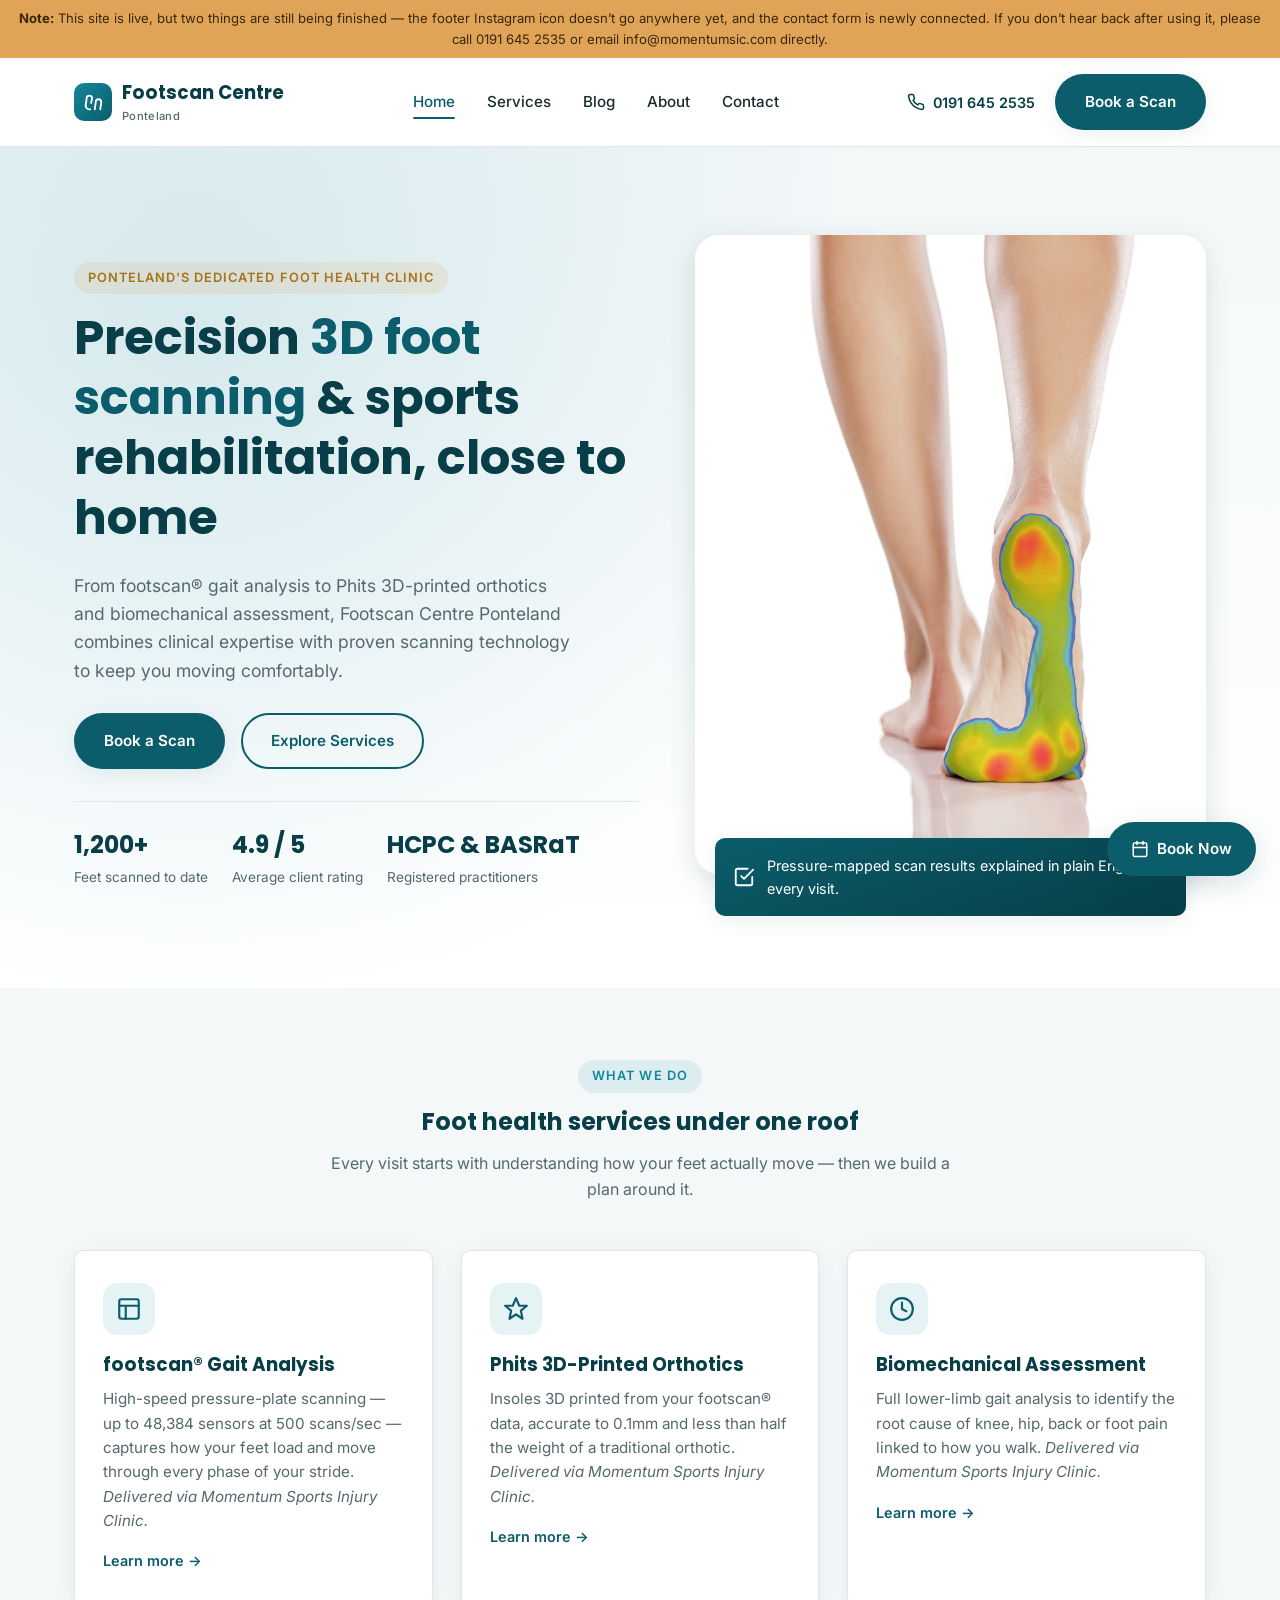
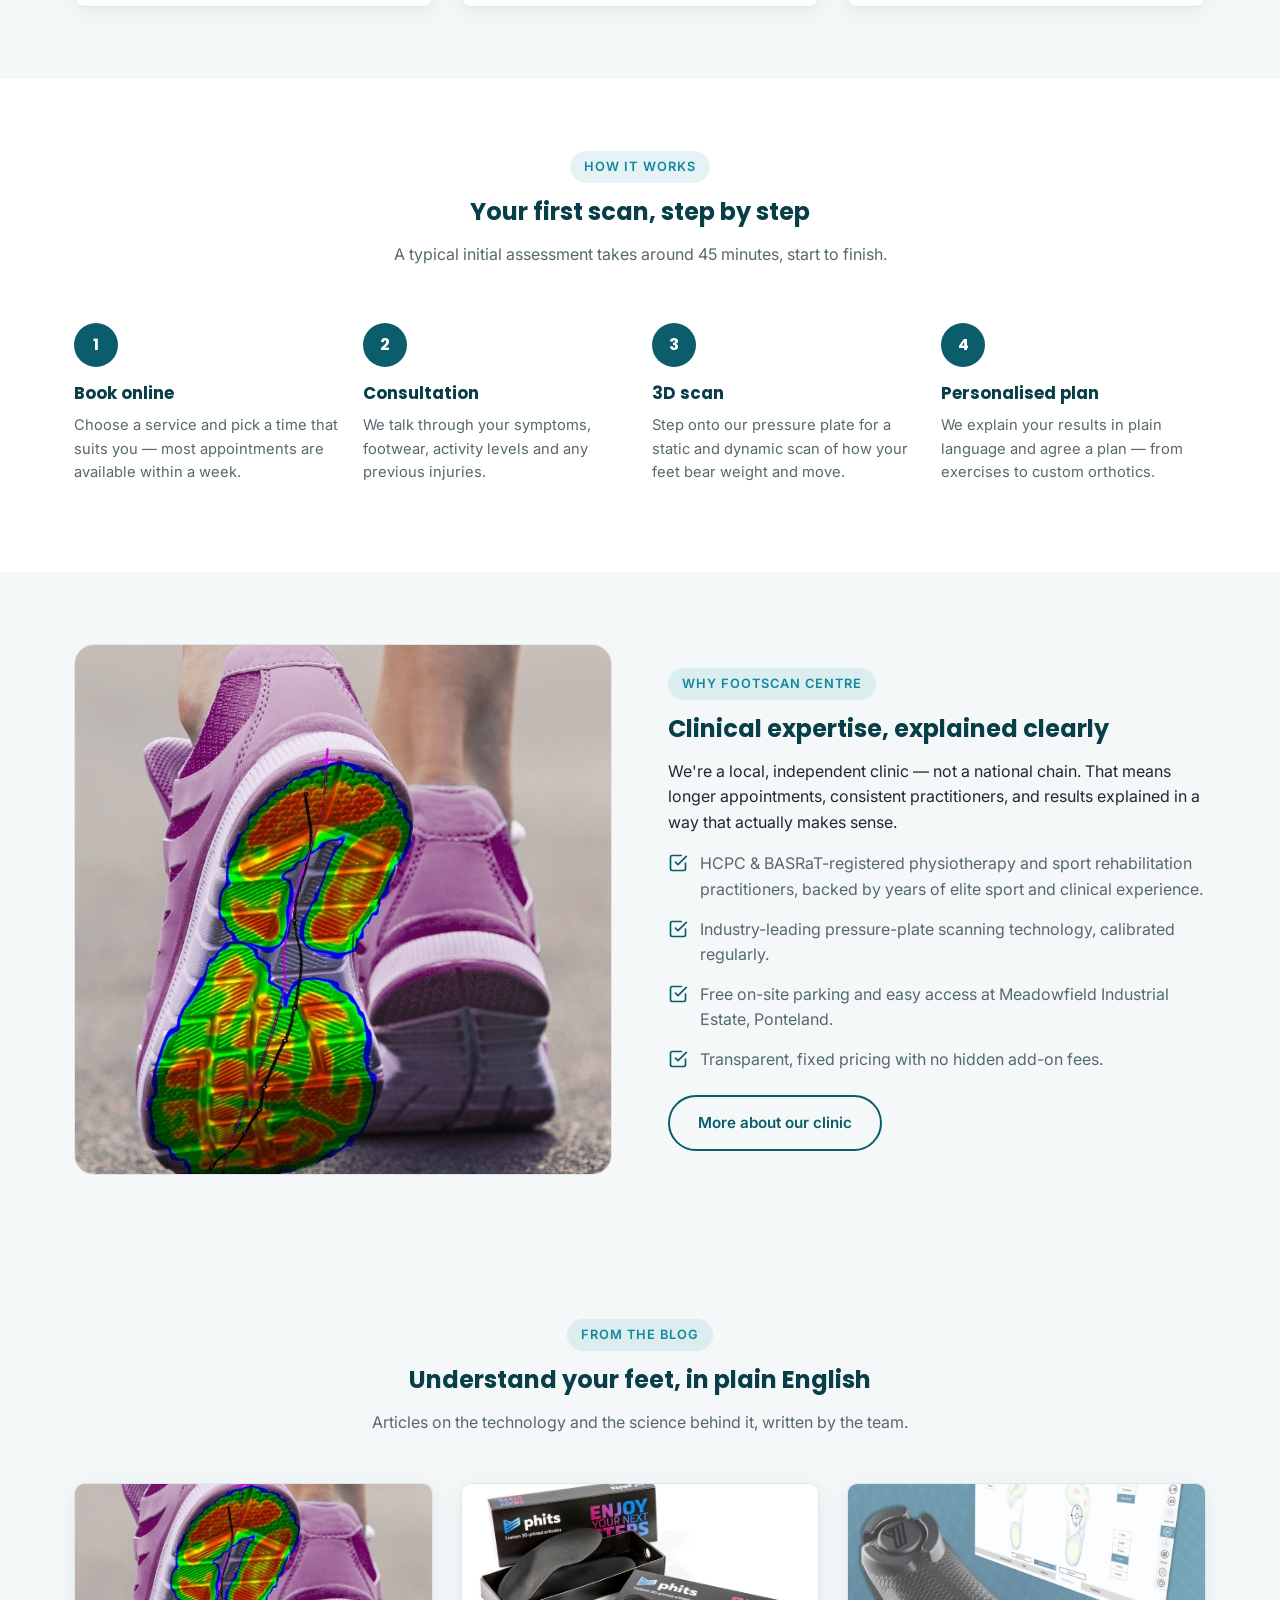
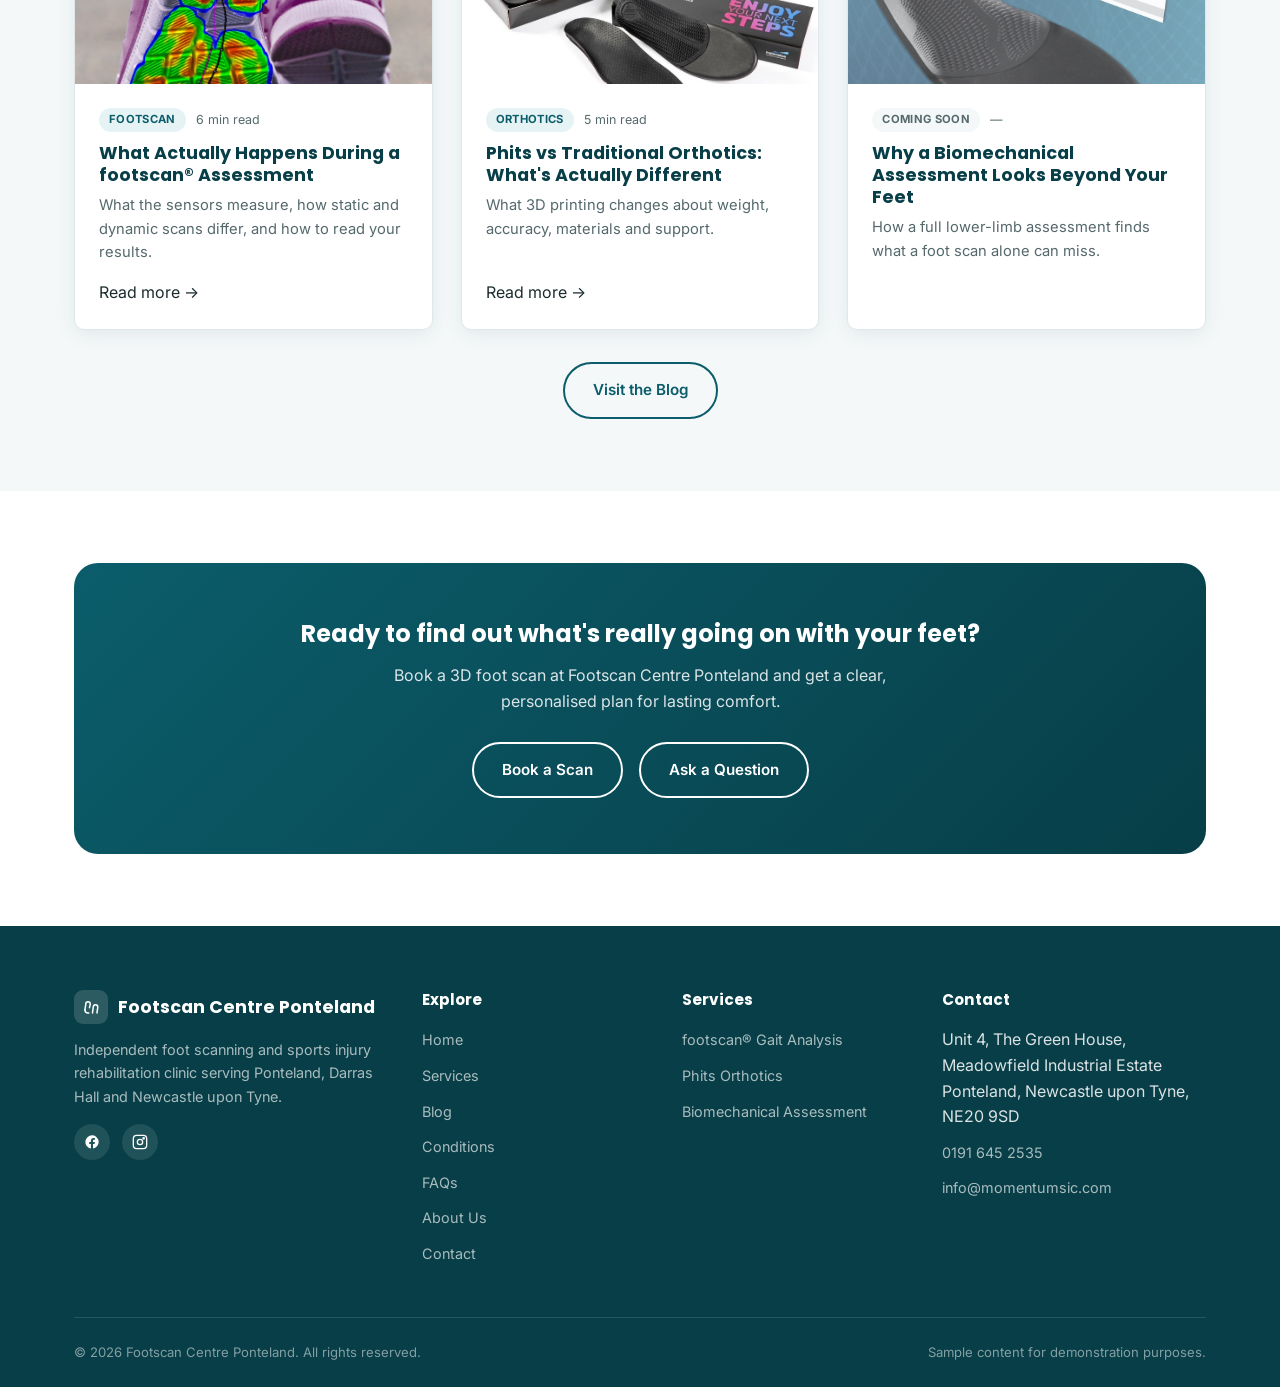
<file: index.html>
<!DOCTYPE html>
<html lang="en-GB">
<head>
<meta charset="UTF-8">
<meta name="viewport" content="width=device-width, initial-scale=1.0">
<title>Footscan Centre Ponteland | Gait Analysis &amp; Orthotics</title>
<meta name="description" content="Footscan Centre Ponteland offers footscan® gait analysis, Phits 3D-printed orthotics and biomechanical assessments in Ponteland, Newcastle upon Tyne.">
<link rel="canonical" href="https://www.footscancentreponteland.co.uk/">
<link rel="icon" type="image/svg+xml" href="favicon.svg">
<meta property="og:type" content="website">
<meta property="og:site_name" content="Footscan Centre Ponteland">
<meta property="og:title" content="Footscan Centre Ponteland | Gait Analysis & Orthotics">
<meta property="og:description" content="Footscan Centre Ponteland offers footscan® gait analysis, Phits 3D-printed orthotics and biomechanical assessments in Ponteland, Newcastle upon Tyne.">
<meta property="og:url" content="https://www.footscancentreponteland.co.uk/">
<meta property="og:image" content="https://www.footscancentreponteland.co.uk/images/footscan-hero.jpg">
<meta property="og:locale" content="en_GB">
<meta name="twitter:card" content="summary_large_image">
<meta name="twitter:title" content="Footscan Centre Ponteland | Gait Analysis & Orthotics">
<meta name="twitter:description" content="Footscan Centre Ponteland offers footscan® gait analysis, Phits 3D-printed orthotics and biomechanical assessments in Ponteland, Newcastle upon Tyne.">
<meta name="twitter:image" content="https://www.footscancentreponteland.co.uk/images/footscan-hero.jpg">
<link rel="preconnect" href="https://fonts.googleapis.com">
<link rel="preconnect" href="https://fonts.gstatic.com" crossorigin>
<link href="https://fonts.googleapis.com/css2?family=Inter:wght@400;500;600;700&family=Poppins:wght@600;700&display=swap" rel="stylesheet">
<link rel="stylesheet" href="css/style.css">
<script type="application/ld+json">
{
  "@context": "https://schema.org",
  "@type": "MedicalBusiness",
  "name": "Footscan Centre Ponteland",
  "description": "footscan® gait analysis, Phits 3D-printed orthotics and biomechanical assessments, delivered via Momentum Sports Injury Clinic in Ponteland, Newcastle upon Tyne.",
  "url": "https://www.footscancentreponteland.co.uk/",
  "telephone": "+441916452535",
  "email": "info@momentumsic.com",
  "priceRange": "££",
  "address": {
    "@type": "PostalAddress",
    "streetAddress": "Unit 4, The Green House, Meadowfield Industrial Estate",
    "addressLocality": "Ponteland",
    "addressRegion": "Newcastle upon Tyne",
    "postalCode": "NE20 9SD",
    "addressCountry": "GB"
  },
  "areaServed": [
    "Ponteland",
    "Darras Hall",
    "Newcastle upon Tyne"
  ],
  "openingHoursSpecification": [
    {
      "@type": "OpeningHoursSpecification",
      "dayOfWeek": "Monday",
      "opens": "07:00",
      "closes": "20:00"
    },
    {
      "@type": "OpeningHoursSpecification",
      "dayOfWeek": "Tuesday",
      "opens": "08:00",
      "closes": "20:00"
    },
    {
      "@type": "OpeningHoursSpecification",
      "dayOfWeek": "Wednesday",
      "opens": "08:00",
      "closes": "16:00"
    },
    {
      "@type": "OpeningHoursSpecification",
      "dayOfWeek": "Thursday",
      "opens": "07:00",
      "closes": "20:00"
    },
    {
      "@type": "OpeningHoursSpecification",
      "dayOfWeek": "Friday",
      "opens": "08:00",
      "closes": "16:00"
    }
  ],
  "employee": [
    {
      "@type": "Person",
      "name": "Carl Bell",
      "jobTitle": "Physiotherapy Manager, HCPC & CSP Reg."
    },
    {
      "@type": "Person",
      "name": "Kate Disley",
      "jobTitle": "Sport Rehabilitator, BASRaT"
    }
  ]
}
</script>
</head>
<body>

<div class="demo-banner">
  <strong>Note:</strong> This site is live, but two things are still being finished — the footer Instagram icon doesn’t go anywhere yet, and the contact form is newly connected. If you don’t hear back after using it, please call <a href="tel:01916452535">0191 645 2535</a> or email <a href="mailto:info@momentumsic.com">info@momentumsic.com</a> directly.
</div>

<header class="site-header">
  <nav class="nav">
    <a href="index.html" class="nav-brand">
      <span class="logo-mark">
        <svg viewBox="0 0 24 24" fill="none" stroke="currentColor" stroke-width="2" stroke-linecap="round" stroke-linejoin="round"><path d="M4 16c0-3 1-5 1-8a3 3 0 0 1 6 0c0 2-1 3-1 5"/><path d="M14 20c0-3 1-5 1-8a3 3 0 0 1 6 0c0 3-1 5-1 8"/><path d="M4 16c0 2 1.5 4 4 4h1"/></svg>
      </span>
      <span>Footscan Centre<small>Ponteland</small></span>
    </a>
    <ul class="nav-links">
      <li><a href="index.html">Home</a></li>
      <li><a href="services.html">Services</a></li>
      <li><a href="blog.html">Blog</a></li>
      <li><a href="about.html">About</a></li>
      <li><a href="contact.html">Contact</a></li>
    </ul>
    <div class="nav-cta">
      <a href="tel:01916452535" class="nav-phone">
        <svg width="18" height="18" viewBox="0 0 24 24" fill="none" stroke="currentColor" stroke-width="2" stroke-linecap="round" stroke-linejoin="round"><path d="M22 16.92v3a2 2 0 0 1-2.18 2 19.79 19.79 0 0 1-8.63-3.07 19.5 19.5 0 0 1-6-6 19.79 19.79 0 0 1-3.07-8.67A2 2 0 0 1 4.11 2h3a2 2 0 0 1 2 1.72c.127.96.361 1.903.7 2.81a2 2 0 0 1-.45 2.11L8.09 9.91a16 16 0 0 0 6 6l1.27-1.27a2 2 0 0 1 2.11-.45c.907.339 1.85.573 2.81.7A2 2 0 0 1 22 16.92z"/></svg>
        0191 645 2535
      </a>
      <a href="book-appointment.html" class="btn btn-primary">Book a Scan</a>
      <button class="nav-toggle" aria-label="Toggle menu" aria-expanded="false">
        <span></span><span></span><span></span>
      </button>
    </div>
  </nav>
</header>

<main>

  <!-- Hero -->
  <section class="hero">
    <div class="container">
      <div class="hero-copy">
        <span class="eyebrow">Ponteland's dedicated foot health clinic</span>
        <h1>Precision <span>3D foot scanning</span> &amp; sports rehabilitation, close to home</h1>
        <p class="hero-lead">From footscan® gait analysis to Phits 3D-printed orthotics and biomechanical assessment, Footscan Centre Ponteland combines clinical expertise with proven scanning technology to keep you moving comfortably.</p>
        <div class="hero-actions">
          <a href="book-appointment.html" class="btn btn-primary">Book a Scan</a>
          <a href="services.html" class="btn btn-outline-dark">Explore Services</a>
        </div>
        <div class="hero-trust">
          <div class="stat">
            <strong>1,200+</strong>
            <span>Feet scanned to date</span>
          </div>
          <div class="stat">
            <strong>4.9 / 5</strong>
            <span>Average client rating</span>
          </div>
          <div class="stat">
            <strong>HCPC &amp; BASRaT</strong>
            <span>Registered practitioners</span>
          </div>
        </div>
      </div>
      <div class="hero-visual">
        <div class="hero-photo">
          <img src="images/footscan-hero.jpg" alt="footscan® pressure map showing real-time weight distribution across the sole of the foot" loading="eager">
        </div>
        <div class="hero-visual-card">
          <svg viewBox="0 0 24 24" fill="none" stroke="white" stroke-width="2" stroke-linecap="round" stroke-linejoin="round"><path d="M9 11l3 3L22 4"/><path d="M21 12v7a2 2 0 0 1-2 2H5a2 2 0 0 1-2-2V5a2 2 0 0 1 2-2h11"/></svg>
          <span>Pressure-mapped scan results explained in plain English, every visit.</span>
        </div>
      </div>
    </div>
  </section>

  <!-- Services overview -->
  <section class="section-alt" id="services">
    <div class="container">
      <div class="section-header">
        <span class="eyebrow">What we do</span>
        <h2>Foot health services under one roof</h2>
        <p>Every visit starts with understanding how your feet actually move — then we build a plan around it.</p>
      </div>
      <div class="grid-3">

        <div class="card">
          <div class="icon-badge">
            <svg viewBox="0 0 24 24" fill="none" stroke="currentColor" stroke-width="2" stroke-linecap="round" stroke-linejoin="round"><rect x="3" y="3" width="18" height="18" rx="2"/><path d="M3 9h18M9 21V9"/></svg>
          </div>
          <h3>footscan® Gait Analysis</h3>
          <p>High-speed pressure-plate scanning — up to 48,384 sensors at 500 scans/sec — captures how your feet load and move through every phase of your stride. <em>Delivered via Momentum Sports Injury Clinic.</em></p>
          <a href="services.html#scanning" class="card-link">Learn more →</a>
        </div>

        <div class="card">
          <div class="icon-badge">
            <svg viewBox="0 0 24 24" fill="none" stroke="currentColor" stroke-width="2" stroke-linecap="round" stroke-linejoin="round"><path d="M12 2l3 7h7l-5.5 4.5L18 21l-6-4-6 4 1.5-7.5L2 9h7z"/></svg>
          </div>
          <h3>Phits 3D-Printed Orthotics</h3>
          <p>Insoles 3D printed from your footscan® data, accurate to 0.1mm and less than half the weight of a traditional orthotic. <em>Delivered via Momentum Sports Injury Clinic.</em></p>
          <a href="services.html#orthotics" class="card-link">Learn more →</a>
        </div>

        <div class="card">
          <div class="icon-badge">
            <svg viewBox="0 0 24 24" fill="none" stroke="currentColor" stroke-width="2" stroke-linecap="round" stroke-linejoin="round"><circle cx="12" cy="12" r="10"/><path d="M12 6v6l4 2"/></svg>
          </div>
          <h3>Biomechanical Assessment</h3>
          <p>Full lower-limb gait analysis to identify the root cause of knee, hip, back or foot pain linked to how you walk. <em>Delivered via Momentum Sports Injury Clinic.</em></p>
          <a href="services.html#biomechanics" class="card-link">Learn more →</a>
        </div>

      </div>
    </div>
  </section>

  <!-- Process -->
  <section>
    <div class="container">
      <div class="section-header">
        <span class="eyebrow">How it works</span>
        <h2>Your first scan, step by step</h2>
        <p>A typical initial assessment takes around 45 minutes, start to finish.</p>
      </div>
      <div class="steps">
        <div class="step">
          <span class="step-number">1</span>
          <h3>Book online</h3>
          <p>Choose a service and pick a time that suits you — most appointments are available within a week.</p>
        </div>
        <div class="step">
          <span class="step-number">2</span>
          <h3>Consultation</h3>
          <p>We talk through your symptoms, footwear, activity levels and any previous injuries.</p>
        </div>
        <div class="step">
          <span class="step-number">3</span>
          <h3>3D scan</h3>
          <p>Step onto our pressure plate for a static and dynamic scan of how your feet bear weight and move.</p>
        </div>
        <div class="step">
          <span class="step-number">4</span>
          <h3>Personalised plan</h3>
          <p>We explain your results in plain language and agree a plan — from exercises to custom orthotics.</p>
        </div>
      </div>
    </div>
  </section>

  <!-- Why choose us -->
  <section class="section-alt">
    <div class="container">
      <div class="split">
        <div class="split-media split-media-photo">
          <img src="images/footscan-shoe.jpg" alt="footscan® pressure map showing real-time weight distribution on the sole of a running shoe" loading="lazy">
        </div>
        <div>
          <span class="eyebrow">Why Footscan Centre</span>
          <h2>Clinical expertise, explained clearly</h2>
          <p>We're a local, independent clinic — not a national chain. That means longer appointments, consistent practitioners, and results explained in a way that actually makes sense.</p>
          <ul class="check-list">
            <li>
              <svg viewBox="0 0 24 24" fill="none" stroke="currentColor" stroke-width="2" stroke-linecap="round" stroke-linejoin="round"><path d="M9 11l3 3L22 4"/><path d="M21 12v7a2 2 0 0 1-2 2H5a2 2 0 0 1-2-2V5a2 2 0 0 1 2-2h11"/></svg>
              <span>HCPC &amp; BASRaT-registered physiotherapy and sport rehabilitation practitioners, backed by years of elite sport and clinical experience.</span>
            </li>
            <li>
              <svg viewBox="0 0 24 24" fill="none" stroke="currentColor" stroke-width="2" stroke-linecap="round" stroke-linejoin="round"><path d="M9 11l3 3L22 4"/><path d="M21 12v7a2 2 0 0 1-2 2H5a2 2 0 0 1-2-2V5a2 2 0 0 1 2-2h11"/></svg>
              <span>Industry-leading pressure-plate scanning technology, calibrated regularly.</span>
            </li>
            <li>
              <svg viewBox="0 0 24 24" fill="none" stroke="currentColor" stroke-width="2" stroke-linecap="round" stroke-linejoin="round"><path d="M9 11l3 3L22 4"/><path d="M21 12v7a2 2 0 0 1-2 2H5a2 2 0 0 1-2-2V5a2 2 0 0 1 2-2h11"/></svg>
              <span>Free on-site parking and easy access at Meadowfield Industrial Estate, Ponteland.</span>
            </li>
            <li>
              <svg viewBox="0 0 24 24" fill="none" stroke="currentColor" stroke-width="2" stroke-linecap="round" stroke-linejoin="round"><path d="M9 11l3 3L22 4"/><path d="M21 12v7a2 2 0 0 1-2 2H5a2 2 0 0 1-2-2V5a2 2 0 0 1 2-2h11"/></svg>
              <span>Transparent, fixed pricing with no hidden add-on fees.</span>
            </li>
          </ul>
          <a href="about.html" class="btn btn-outline-dark" style="margin-top: 8px;">More about our clinic</a>
        </div>
      </div>
    </div>
  </section>


  <!-- Blog teaser -->
  <section class="section-alt">
    <div class="container">
      <div class="section-header">
        <span class="eyebrow">From the blog</span>
        <h2>Understand your feet, in plain English</h2>
        <p>Articles on the technology and the science behind it, written by the team.</p>
      </div>
      <div class="grid-3">

        <article class="blog-card">
          <div class="blog-card-photo">
            <img src="images/footscan-shoe.jpg" alt="footscan® pressure map on the sole of a running shoe" loading="lazy">
          </div>
          <div class="blog-card-body">
            <div class="blog-meta">
              <span class="blog-category">Footscan</span>
              <span>6 min read</span>
            </div>
            <h3>What Actually Happens During a footscan® Assessment</h3>
            <p>What the sensors measure, how static and dynamic scans differ, and how to read your results.</p>
            <a href="blog-footscan-assessment.html" class="card-link">Read more →</a>
          </div>
        </article>

        <article class="blog-card">
          <div class="blog-card-photo">
            <img src="images/phits-orthotics.jpg" alt="Phits 3D-printed orthotic insoles" loading="lazy">
          </div>
          <div class="blog-card-body">
            <div class="blog-meta">
              <span class="blog-category">Orthotics</span>
              <span>5 min read</span>
            </div>
            <h3>Phits vs Traditional Orthotics: What's Actually Different</h3>
            <p>What 3D printing changes about weight, accuracy, materials and support.</p>
            <a href="blog-phits-vs-traditional-orthotics.html" class="card-link">Read more →</a>
          </div>
        </article>

        <article class="blog-card coming-soon">
          <div class="blog-card-photo">
            <img src="images/phits-device.jpg" alt="Phits+ biomechanical assessment device" loading="lazy">
          </div>
          <div class="blog-card-body">
            <div class="blog-meta">
              <span class="blog-category soon">Coming soon</span>
              <span>—</span>
            </div>
            <h3>Why a Biomechanical Assessment Looks Beyond Your Feet</h3>
            <p>How a full lower-limb assessment finds what a foot scan alone can miss.</p>
          </div>
        </article>

      </div>
      <div class="text-center" style="margin-top: 32px;">
        <a href="blog.html" class="btn btn-outline-dark">Visit the Blog</a>
      </div>
    </div>
  </section>

  <!-- CTA band -->
  <section>
    <div class="container">
      <div class="cta-band">
        <h2>Ready to find out what's really going on with your feet?</h2>
        <p>Book a 3D foot scan at Footscan Centre Ponteland and get a clear, personalised plan for lasting comfort.</p>
        <div class="cta-actions">
          <a href="book-appointment.html" class="btn btn-outline">Book a Scan</a>
          <a href="contact.html" class="btn btn-outline">Ask a Question</a>
        </div>
      </div>
    </div>
  </section>

</main>

<footer class="site-footer">
  <div class="container">
    <div class="footer-grid">
      <div>
        <a href="index.html" class="footer-brand">
          <span class="logo-mark">
            <svg viewBox="0 0 24 24" fill="none" stroke="white" stroke-width="2" stroke-linecap="round" stroke-linejoin="round"><path d="M4 16c0-3 1-5 1-8a3 3 0 0 1 6 0c0 2-1 3-1 5"/><path d="M14 20c0-3 1-5 1-8a3 3 0 0 1 6 0c0 3-1 5-1 8"/><path d="M4 16c0 2 1.5 4 4 4h1"/></svg>
          </span>
          Footscan Centre Ponteland
        </a>
        <p>Independent foot scanning and sports injury rehabilitation clinic serving Ponteland, Darras Hall and Newcastle upon Tyne.</p>
        <div class="footer-social">
          <a href="https://www.facebook.com/share/1DdbLqZMXb/?mibextid=wwXIfr" target="_blank" rel="noopener" aria-label="Facebook"><svg viewBox="0 0 24 24" fill="white"><path d="M22 12a10 10 0 1 0-11.6 9.9v-7H7.9V12h2.5V9.8c0-2.5 1.5-3.9 3.8-3.9 1.1 0 2.2.2 2.2.2v2.4h-1.3c-1.2 0-1.6.8-1.6 1.6V12h2.8l-.4 2.9h-2.4v7A10 10 0 0 0 22 12z"/></svg></a>
          <a href="#" aria-label="Instagram"><svg viewBox="0 0 24 24" fill="none" stroke="white" stroke-width="2"><rect x="2" y="2" width="20" height="20" rx="5"/><circle cx="12" cy="12" r="4"/><circle cx="17.5" cy="6.5" r="1"/></svg></a>
        </div>
      </div>
      <div class="footer-col">
        <h4>Explore</h4>
        <ul>
          <li><a href="index.html">Home</a></li>
          <li><a href="services.html">Services</a></li>
          <li><a href="blog.html">Blog</a></li>
          <li><a href="conditions.html">Conditions</a></li>
          <li><a href="faq.html">FAQs</a></li>
          <li><a href="about.html">About Us</a></li>
          <li><a href="contact.html">Contact</a></li>
        </ul>
      </div>
      <div class="footer-col">
        <h4>Services</h4>
        <ul>
          <li><a href="services.html#scanning">footscan&reg; Gait Analysis</a></li>
          <li><a href="services.html#orthotics">Phits Orthotics</a></li>
          <li><a href="services.html#biomechanics">Biomechanical Assessment</a></li>
        </ul>
      </div>
      <div class="footer-col">
        <h4>Contact</h4>
        <ul>
          <li>Unit 4, The Green House, Meadowfield Industrial Estate<br>Ponteland, Newcastle upon Tyne, NE20 9SD</li>
          <li><a href="tel:01916452535">0191 645 2535</a></li>
          <li><a href="mailto:info@momentumsic.com">info@momentumsic.com</a></li>
        </ul>
      </div>
    </div>
    <div class="footer-bottom">
      <span>&copy; <span data-year></span> Footscan Centre Ponteland. All rights reserved.</span>
      <span>Sample content for demonstration purposes.</span>
    </div>
  </div>
</footer>

<a href="book-appointment.html" class="floating-book-btn" aria-label="Book Now">
  <svg viewBox="0 0 24 24" fill="none" stroke="currentColor" stroke-width="2" stroke-linecap="round" stroke-linejoin="round"><rect x="3" y="4" width="18" height="18" rx="2" ry="2"/><line x1="16" y1="2" x2="16" y2="6"/><line x1="8" y1="2" x2="8" y2="6"/><line x1="3" y1="10" x2="21" y2="10"/></svg>
  <span>Book Now</span>
</a>

<script src="js/script.js"></script>
</body>
</html>
</file>
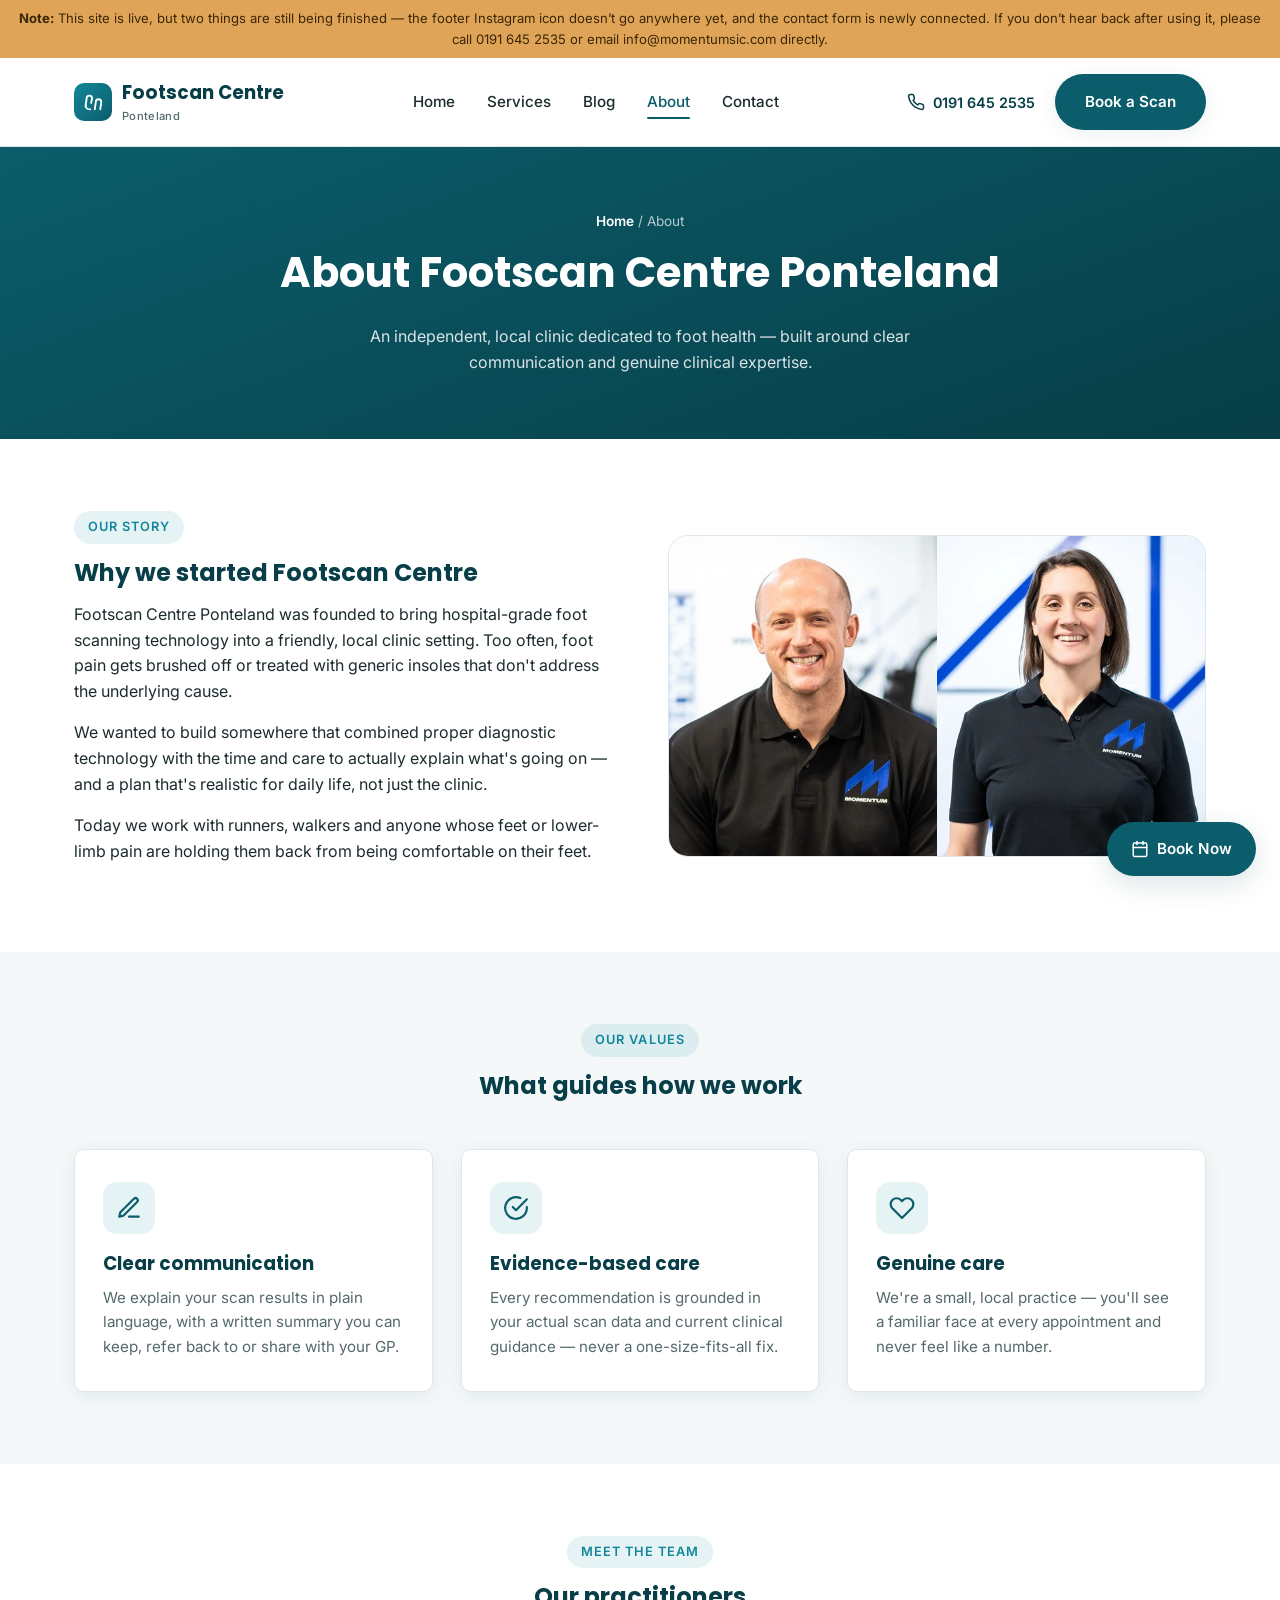
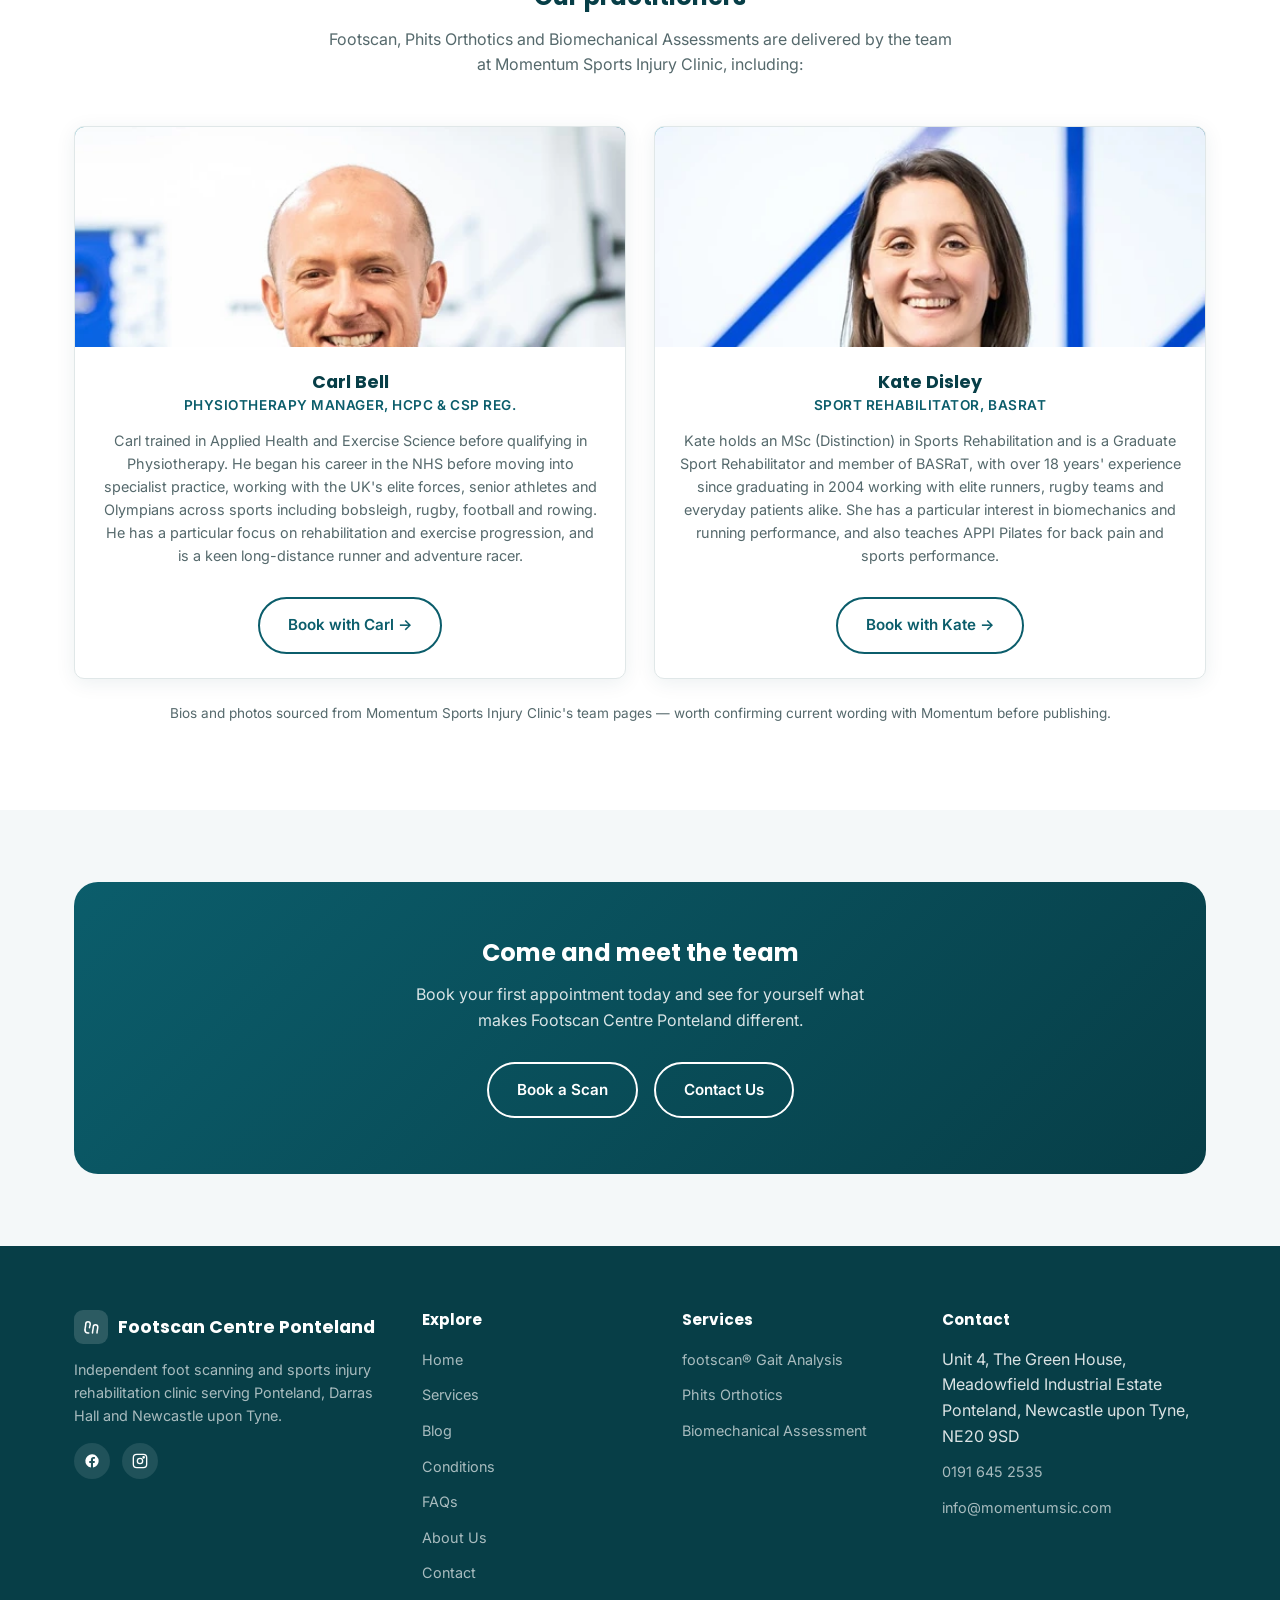
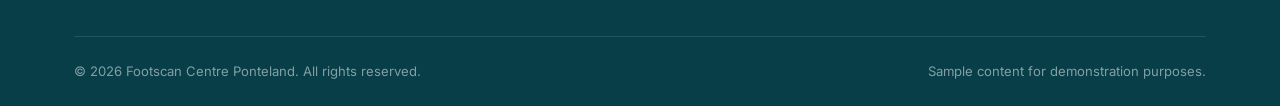
<file: about.html>
<!DOCTYPE html>
<html lang="en-GB">
<head>
<meta charset="UTF-8">
<meta name="viewport" content="width=device-width, initial-scale=1.0">
<title>About Us | Footscan Centre Ponteland</title>
<meta name="description" content="Meet Carl Bell and Kate Disley, the team behind Footscan Centre Ponteland's footscan® and Phits orthotics service in Ponteland, Newcastle upon Tyne.">
<link rel="canonical" href="https://www.footscancentreponteland.co.uk/about.html">
<link rel="icon" type="image/svg+xml" href="favicon.svg">
<meta property="og:type" content="website">
<meta property="og:site_name" content="Footscan Centre Ponteland">
<meta property="og:title" content="About Us | Footscan Centre Ponteland">
<meta property="og:description" content="Meet Carl Bell and Kate Disley, the team behind Footscan Centre Ponteland's footscan® and Phits orthotics service in Ponteland, Newcastle upon Tyne.">
<meta property="og:url" content="https://www.footscancentreponteland.co.uk/about.html">
<meta property="og:image" content="https://www.footscancentreponteland.co.uk/images/footscan-hero.jpg">
<meta property="og:locale" content="en_GB">
<meta name="twitter:card" content="summary_large_image">
<meta name="twitter:title" content="About Us | Footscan Centre Ponteland">
<meta name="twitter:description" content="Meet Carl Bell and Kate Disley, the team behind Footscan Centre Ponteland's footscan® and Phits orthotics service in Ponteland, Newcastle upon Tyne.">
<meta name="twitter:image" content="https://www.footscancentreponteland.co.uk/images/footscan-hero.jpg">
<link rel="preconnect" href="https://fonts.googleapis.com">
<link rel="preconnect" href="https://fonts.gstatic.com" crossorigin>
<link href="https://fonts.googleapis.com/css2?family=Inter:wght@400;500;600;700&family=Poppins:wght@600;700&display=swap" rel="stylesheet">
<link rel="stylesheet" href="css/style.css">
<script type="application/ld+json">
{
  "@context": "https://schema.org",
  "@type": "MedicalBusiness",
  "name": "Footscan Centre Ponteland",
  "description": "footscan® gait analysis, Phits 3D-printed orthotics and biomechanical assessments, delivered via Momentum Sports Injury Clinic in Ponteland, Newcastle upon Tyne.",
  "url": "https://www.footscancentreponteland.co.uk/",
  "telephone": "+441916452535",
  "email": "info@momentumsic.com",
  "priceRange": "££",
  "address": {
    "@type": "PostalAddress",
    "streetAddress": "Unit 4, The Green House, Meadowfield Industrial Estate",
    "addressLocality": "Ponteland",
    "addressRegion": "Newcastle upon Tyne",
    "postalCode": "NE20 9SD",
    "addressCountry": "GB"
  },
  "areaServed": [
    "Ponteland",
    "Darras Hall",
    "Newcastle upon Tyne"
  ],
  "openingHoursSpecification": [
    {
      "@type": "OpeningHoursSpecification",
      "dayOfWeek": "Monday",
      "opens": "07:00",
      "closes": "20:00"
    },
    {
      "@type": "OpeningHoursSpecification",
      "dayOfWeek": "Tuesday",
      "opens": "08:00",
      "closes": "20:00"
    },
    {
      "@type": "OpeningHoursSpecification",
      "dayOfWeek": "Wednesday",
      "opens": "08:00",
      "closes": "16:00"
    },
    {
      "@type": "OpeningHoursSpecification",
      "dayOfWeek": "Thursday",
      "opens": "07:00",
      "closes": "20:00"
    },
    {
      "@type": "OpeningHoursSpecification",
      "dayOfWeek": "Friday",
      "opens": "08:00",
      "closes": "16:00"
    }
  ],
  "employee": [
    {
      "@type": "Person",
      "name": "Carl Bell",
      "jobTitle": "Physiotherapy Manager, HCPC & CSP Reg."
    },
    {
      "@type": "Person",
      "name": "Kate Disley",
      "jobTitle": "Sport Rehabilitator, BASRaT"
    }
  ]
}
</script>
</head>
<body>

<div class="demo-banner">
  <strong>Note:</strong> This site is live, but two things are still being finished — the footer Instagram icon doesn’t go anywhere yet, and the contact form is newly connected. If you don’t hear back after using it, please call <a href="tel:01916452535">0191 645 2535</a> or email <a href="mailto:info@momentumsic.com">info@momentumsic.com</a> directly.
</div>

<header class="site-header">
  <nav class="nav">
    <a href="index.html" class="nav-brand">
      <span class="logo-mark">
        <svg viewBox="0 0 24 24" fill="none" stroke="currentColor" stroke-width="2" stroke-linecap="round" stroke-linejoin="round"><path d="M4 16c0-3 1-5 1-8a3 3 0 0 1 6 0c0 2-1 3-1 5"/><path d="M14 20c0-3 1-5 1-8a3 3 0 0 1 6 0c0 3-1 5-1 8"/><path d="M4 16c0 2 1.5 4 4 4h1"/></svg>
      </span>
      <span>Footscan Centre<small>Ponteland</small></span>
    </a>
    <ul class="nav-links">
      <li><a href="index.html">Home</a></li>
      <li><a href="services.html">Services</a></li>
      <li><a href="blog.html">Blog</a></li>
      <li><a href="about.html">About</a></li>
      <li><a href="contact.html">Contact</a></li>
    </ul>
    <div class="nav-cta">
      <a href="tel:01916452535" class="nav-phone">
        <svg width="18" height="18" viewBox="0 0 24 24" fill="none" stroke="currentColor" stroke-width="2" stroke-linecap="round" stroke-linejoin="round"><path d="M22 16.92v3a2 2 0 0 1-2.18 2 19.79 19.79 0 0 1-8.63-3.07 19.5 19.5 0 0 1-6-6 19.79 19.79 0 0 1-3.07-8.67A2 2 0 0 1 4.11 2h3a2 2 0 0 1 2 1.72c.127.96.361 1.903.7 2.81a2 2 0 0 1-.45 2.11L8.09 9.91a16 16 0 0 0 6 6l1.27-1.27a2 2 0 0 1 2.11-.45c.907.339 1.85.573 2.81.7A2 2 0 0 1 22 16.92z"/></svg>
        0191 645 2535
      </a>
      <a href="book-appointment.html" class="btn btn-primary">Book a Scan</a>
      <button class="nav-toggle" aria-label="Toggle menu" aria-expanded="false">
        <span></span><span></span><span></span>
      </button>
    </div>
  </nav>
</header>

<main>

  <section class="page-hero">
    <div class="container">
      <div class="breadcrumb"><a href="index.html">Home</a> / About</div>
      <h1>About Footscan Centre Ponteland</h1>
      <p>An independent, local clinic dedicated to foot health — built around clear communication and genuine clinical expertise.</p>
    </div>
  </section>

  <section>
    <div class="container">
      <div class="split">
        <div>
          <span class="eyebrow">Our story</span>
          <h2>Why we started Footscan Centre</h2>
          <p>Footscan Centre Ponteland was founded to bring hospital-grade foot scanning technology into a friendly, local clinic setting. Too often, foot pain gets brushed off or treated with generic insoles that don't address the underlying cause.</p>
          <p>We wanted to build somewhere that combined proper diagnostic technology with the time and care to actually explain what's going on — and a plan that's realistic for daily life, not just the clinic.</p>
          <p>Today we work with runners, walkers and anyone whose feet or lower-limb pain are holding them back from being comfortable on their feet.</p>
        </div>
        <div class="split-media split-media-photo split-media-duo">
          <img src="images/carl-bell.png" alt="Carl Bell, Physiotherapy Manager at Footscan Centre Ponteland" loading="lazy">
          <img src="images/kate-disley.png" alt="Kate Disley, Sport Rehabilitator at Footscan Centre Ponteland" loading="lazy">
        </div>
      </div>
    </div>
  </section>

  <section class="section-alt">
    <div class="container">
      <div class="section-header">
        <span class="eyebrow">Our values</span>
        <h2>What guides how we work</h2>
      </div>
      <div class="grid-3">
        <div class="card">
          <div class="icon-badge">
            <svg viewBox="0 0 24 24" fill="none" stroke="currentColor" stroke-width="2" stroke-linecap="round" stroke-linejoin="round"><path d="M12 20h9"/><path d="M16.5 3.5a2.12 2.12 0 0 1 3 3L7 19l-4 1 1-4z"/></svg>
          </div>
          <h3>Clear communication</h3>
          <p>We explain your scan results in plain language, with a written summary you can keep, refer back to or share with your GP.</p>
        </div>
        <div class="card">
          <div class="icon-badge">
            <svg viewBox="0 0 24 24" fill="none" stroke="currentColor" stroke-width="2" stroke-linecap="round" stroke-linejoin="round"><path d="M22 11.08V12a10 10 0 1 1-5.93-9.14"/><path d="M22 4L12 14.01l-3-3"/></svg>
          </div>
          <h3>Evidence-based care</h3>
          <p>Every recommendation is grounded in your actual scan data and current clinical guidance — never a one-size-fits-all fix.</p>
        </div>
        <div class="card">
          <div class="icon-badge">
            <svg viewBox="0 0 24 24" fill="none" stroke="currentColor" stroke-width="2" stroke-linecap="round" stroke-linejoin="round"><path d="M20.84 4.61a5.5 5.5 0 0 0-7.78 0L12 5.67l-1.06-1.06a5.5 5.5 0 0 0-7.78 7.78l1.06 1.06L12 21.23l7.78-7.78 1.06-1.06a5.5 5.5 0 0 0 0-7.78z"/></svg>
          </div>
          <h3>Genuine care</h3>
          <p>We're a small, local practice — you'll see a familiar face at every appointment and never feel like a number.</p>
        </div>
      </div>
    </div>
  </section>

  <section>
    <div class="container">
      <div class="section-header">
        <span class="eyebrow">Meet the team</span>
        <h2>Our practitioners</h2>
        <p>Footscan, Phits Orthotics and Biomechanical Assessments are delivered by the team at Momentum Sports Injury Clinic, including:</p>
      </div>
      <div class="grid-2">
        <div class="team-card">
          <div class="team-photo team-photo-img">
            <img src="images/carl-bell.png" alt="Carl Bell, Physiotherapy Manager" loading="lazy">
          </div>
          <div class="team-card-body">
            <h3>Carl Bell</h3>
            <span class="team-role">Physiotherapy Manager, HCPC &amp; CSP Reg.</span>
            <p>Carl trained in Applied Health and Exercise Science before qualifying in Physiotherapy. He began his career in the NHS before moving into specialist practice, working with the UK's elite forces, senior athletes and Olympians across sports including bobsleigh, rugby, football and rowing. He has a particular focus on rehabilitation and exercise progression, and is a keen long-distance runner and adventure racer.</p>
            <a href="https://momentumsic.com/book-online/" target="_blank" rel="noopener" class="btn btn-outline-dark btn-sm" style="margin-top: 16px;">Book with Carl →</a>
          </div>
        </div>
        <div class="team-card">
          <div class="team-photo team-photo-img">
            <img src="images/kate-disley.png" alt="Kate Disley, Sport Rehabilitator" loading="lazy">
          </div>
          <div class="team-card-body">
            <h3>Kate Disley</h3>
            <span class="team-role">Sport Rehabilitator, BASRaT</span>
            <p>Kate holds an MSc (Distinction) in Sports Rehabilitation and is a Graduate Sport Rehabilitator and member of BASRaT, with over 18 years' experience since graduating in 2004 working with elite runners, rugby teams and everyday patients alike. She has a particular interest in biomechanics and running performance, and also teaches APPI Pilates for back pain and sports performance.</p>
            <a href="https://momentumsic.com/book-online/" target="_blank" rel="noopener" class="btn btn-outline-dark btn-sm" style="margin-top: 16px;">Book with Kate →</a>
          </div>
        </div>
      </div>
      <p class="pricing-note" style="text-align: center; margin-top: 24px;">Bios and photos sourced from Momentum Sports Injury Clinic's team pages — worth confirming current wording with Momentum before publishing.</p>
    </div>
  </section>

  <section class="section-alt">
    <div class="container">
      <div class="cta-band">
        <h2>Come and meet the team</h2>
        <p>Book your first appointment today and see for yourself what makes Footscan Centre Ponteland different.</p>
        <div class="cta-actions">
          <a href="book-appointment.html" class="btn btn-outline">Book a Scan</a>
          <a href="contact.html" class="btn btn-outline">Contact Us</a>
        </div>
      </div>
    </div>
  </section>

</main>

<footer class="site-footer">
  <div class="container">
    <div class="footer-grid">
      <div>
        <a href="index.html" class="footer-brand">
          <span class="logo-mark">
            <svg viewBox="0 0 24 24" fill="none" stroke="white" stroke-width="2" stroke-linecap="round" stroke-linejoin="round"><path d="M4 16c0-3 1-5 1-8a3 3 0 0 1 6 0c0 2-1 3-1 5"/><path d="M14 20c0-3 1-5 1-8a3 3 0 0 1 6 0c0 3-1 5-1 8"/><path d="M4 16c0 2 1.5 4 4 4h1"/></svg>
          </span>
          Footscan Centre Ponteland
        </a>
        <p>Independent foot scanning and sports injury rehabilitation clinic serving Ponteland, Darras Hall and Newcastle upon Tyne.</p>
        <div class="footer-social">
          <a href="https://www.facebook.com/share/1DdbLqZMXb/?mibextid=wwXIfr" target="_blank" rel="noopener" aria-label="Facebook"><svg viewBox="0 0 24 24" fill="white"><path d="M22 12a10 10 0 1 0-11.6 9.9v-7H7.9V12h2.5V9.8c0-2.5 1.5-3.9 3.8-3.9 1.1 0 2.2.2 2.2.2v2.4h-1.3c-1.2 0-1.6.8-1.6 1.6V12h2.8l-.4 2.9h-2.4v7A10 10 0 0 0 22 12z"/></svg></a>
          <a href="#" aria-label="Instagram"><svg viewBox="0 0 24 24" fill="none" stroke="white" stroke-width="2"><rect x="2" y="2" width="20" height="20" rx="5"/><circle cx="12" cy="12" r="4"/><circle cx="17.5" cy="6.5" r="1"/></svg></a>
        </div>
      </div>
      <div class="footer-col">
        <h4>Explore</h4>
        <ul>
          <li><a href="index.html">Home</a></li>
          <li><a href="services.html">Services</a></li>
          <li><a href="blog.html">Blog</a></li>
          <li><a href="conditions.html">Conditions</a></li>
          <li><a href="faq.html">FAQs</a></li>
          <li><a href="about.html">About Us</a></li>
          <li><a href="contact.html">Contact</a></li>
        </ul>
      </div>
      <div class="footer-col">
        <h4>Services</h4>
        <ul>
          <li><a href="services.html#scanning">footscan&reg; Gait Analysis</a></li>
          <li><a href="services.html#orthotics">Phits Orthotics</a></li>
          <li><a href="services.html#biomechanics">Biomechanical Assessment</a></li>
        </ul>
      </div>
      <div class="footer-col">
        <h4>Contact</h4>
        <ul>
          <li>Unit 4, The Green House, Meadowfield Industrial Estate<br>Ponteland, Newcastle upon Tyne, NE20 9SD</li>
          <li><a href="tel:01916452535">0191 645 2535</a></li>
          <li><a href="mailto:info@momentumsic.com">info@momentumsic.com</a></li>
        </ul>
      </div>
    </div>
    <div class="footer-bottom">
      <span>&copy; <span data-year></span> Footscan Centre Ponteland. All rights reserved.</span>
      <span>Sample content for demonstration purposes.</span>
    </div>
  </div>
</footer>

<a href="book-appointment.html" class="floating-book-btn" aria-label="Book Now">
  <svg viewBox="0 0 24 24" fill="none" stroke="currentColor" stroke-width="2" stroke-linecap="round" stroke-linejoin="round"><rect x="3" y="4" width="18" height="18" rx="2" ry="2"/><line x1="16" y1="2" x2="16" y2="6"/><line x1="8" y1="2" x2="8" y2="6"/><line x1="3" y1="10" x2="21" y2="10"/></svg>
  <span>Book Now</span>
</a>

<script src="js/script.js"></script>
</body>
</html>
</file>
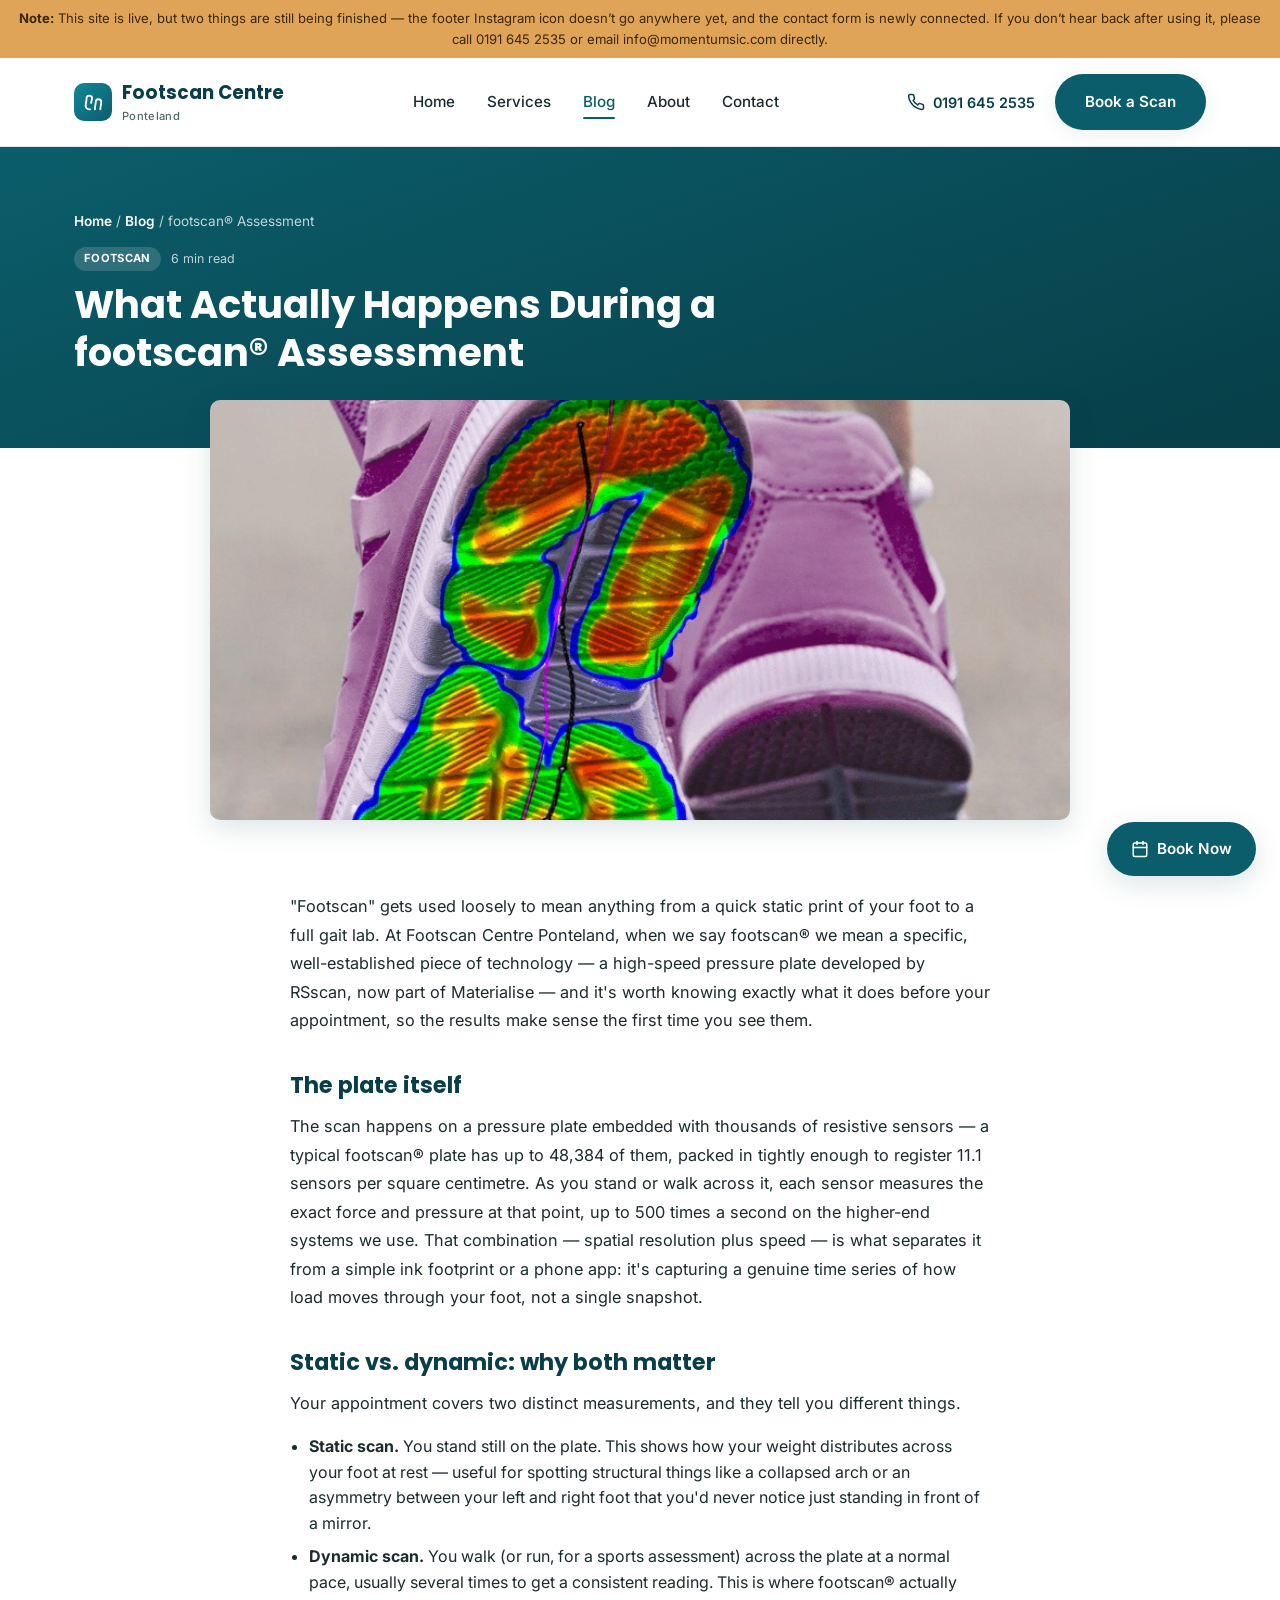
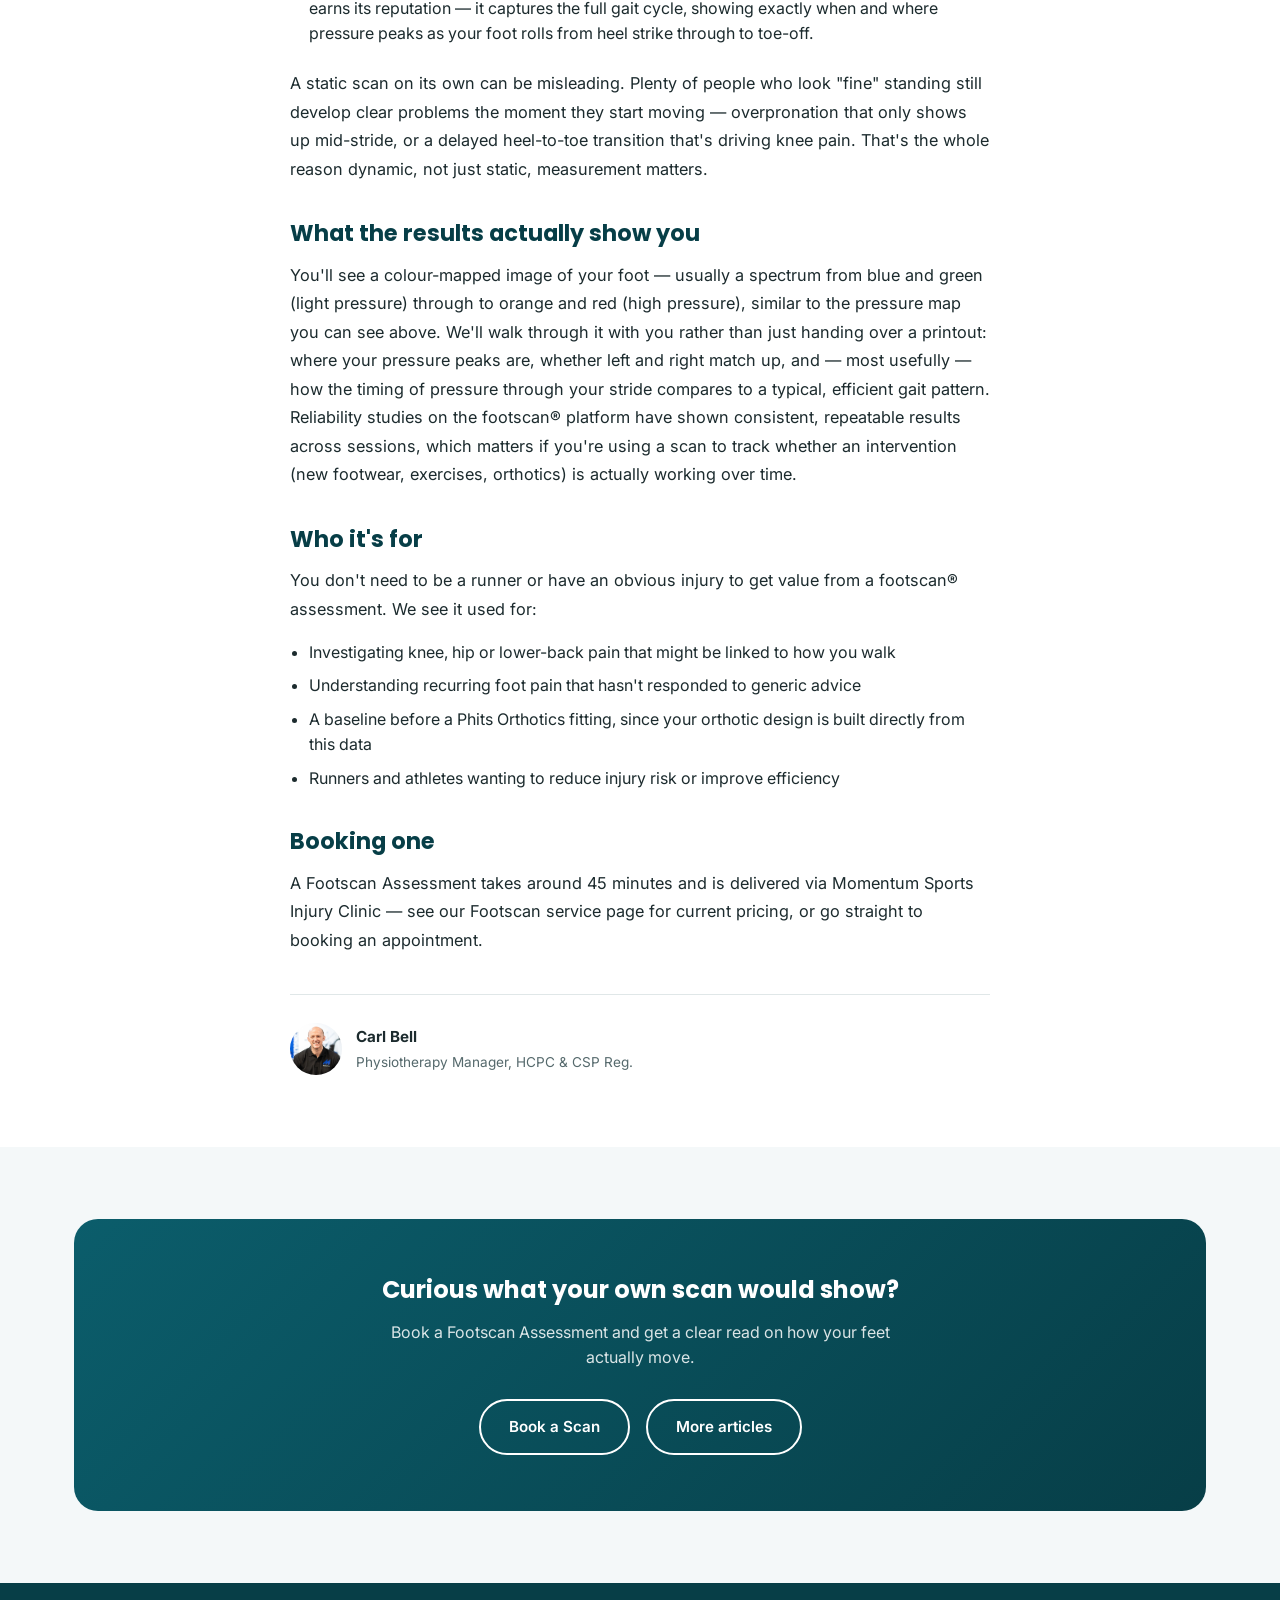
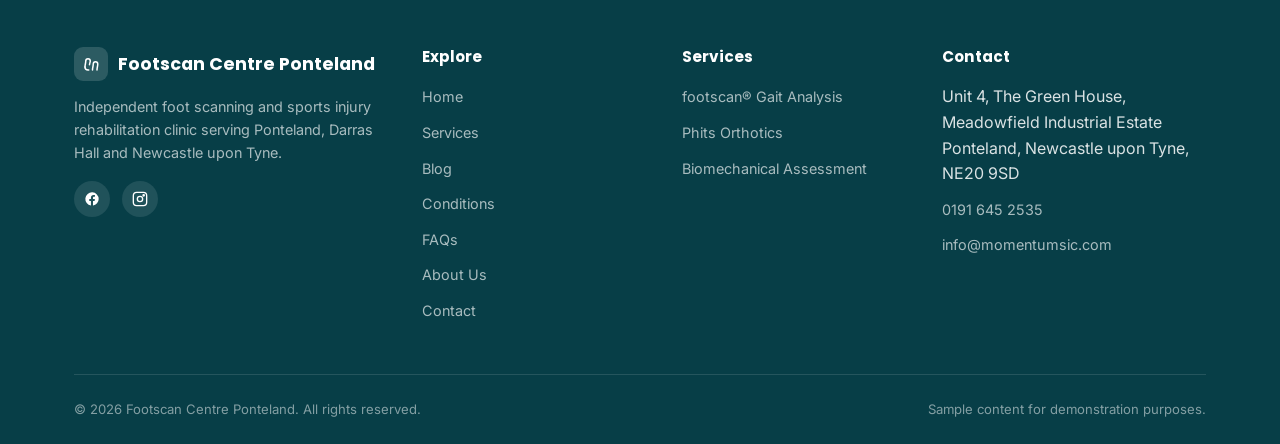
<file: blog-footscan-assessment.html>
<!DOCTYPE html>
<html lang="en-GB">
<head>
<meta charset="UTF-8">
<meta name="viewport" content="width=device-width, initial-scale=1.0">
<title>What Happens in a footscan® Assessment | Footscan Centre</title>
<meta name="description" content="A step-by-step look at what a footscan® pressure-plate assessment measures, how static and dynamic scans differ, and how to read your results.">
<link rel="canonical" href="https://www.footscancentreponteland.co.uk/blog-footscan-assessment.html">
<link rel="icon" type="image/svg+xml" href="favicon.svg">
<meta property="og:type" content="article">
<meta property="og:site_name" content="Footscan Centre Ponteland">
<meta property="og:title" content="What Happens in a footscan® Assessment | Footscan Centre">
<meta property="og:description" content="A step-by-step look at what a footscan® pressure-plate assessment measures, how static and dynamic scans differ, and how to read your results.">
<meta property="og:url" content="https://www.footscancentreponteland.co.uk/blog-footscan-assessment.html">
<meta property="og:image" content="https://www.footscancentreponteland.co.uk/images/footscan-shoe.jpg">
<meta property="og:locale" content="en_GB">
<meta name="twitter:card" content="summary_large_image">
<meta name="twitter:title" content="What Happens in a footscan® Assessment | Footscan Centre">
<meta name="twitter:description" content="A step-by-step look at what a footscan® pressure-plate assessment measures, how static and dynamic scans differ, and how to read your results.">
<meta name="twitter:image" content="https://www.footscancentreponteland.co.uk/images/footscan-shoe.jpg">
<link rel="preconnect" href="https://fonts.googleapis.com">
<link rel="preconnect" href="https://fonts.gstatic.com" crossorigin>
<link href="https://fonts.googleapis.com/css2?family=Inter:wght@400;500;600;700&family=Poppins:wght@600;700&display=swap" rel="stylesheet">
<link rel="stylesheet" href="css/style.css">
<script type="application/ld+json">
{
  "@context": "https://schema.org",
  "@type": "MedicalBusiness",
  "name": "Footscan Centre Ponteland",
  "description": "footscan® gait analysis, Phits 3D-printed orthotics and biomechanical assessments, delivered via Momentum Sports Injury Clinic in Ponteland, Newcastle upon Tyne.",
  "url": "https://www.footscancentreponteland.co.uk/",
  "telephone": "+441916452535",
  "email": "info@momentumsic.com",
  "priceRange": "££",
  "address": {
    "@type": "PostalAddress",
    "streetAddress": "Unit 4, The Green House, Meadowfield Industrial Estate",
    "addressLocality": "Ponteland",
    "addressRegion": "Newcastle upon Tyne",
    "postalCode": "NE20 9SD",
    "addressCountry": "GB"
  },
  "areaServed": [
    "Ponteland",
    "Darras Hall",
    "Newcastle upon Tyne"
  ],
  "openingHoursSpecification": [
    {
      "@type": "OpeningHoursSpecification",
      "dayOfWeek": "Monday",
      "opens": "07:00",
      "closes": "20:00"
    },
    {
      "@type": "OpeningHoursSpecification",
      "dayOfWeek": "Tuesday",
      "opens": "08:00",
      "closes": "20:00"
    },
    {
      "@type": "OpeningHoursSpecification",
      "dayOfWeek": "Wednesday",
      "opens": "08:00",
      "closes": "16:00"
    },
    {
      "@type": "OpeningHoursSpecification",
      "dayOfWeek": "Thursday",
      "opens": "07:00",
      "closes": "20:00"
    },
    {
      "@type": "OpeningHoursSpecification",
      "dayOfWeek": "Friday",
      "opens": "08:00",
      "closes": "16:00"
    }
  ],
  "employee": [
    {
      "@type": "Person",
      "name": "Carl Bell",
      "jobTitle": "Physiotherapy Manager, HCPC & CSP Reg."
    },
    {
      "@type": "Person",
      "name": "Kate Disley",
      "jobTitle": "Sport Rehabilitator, BASRaT"
    }
  ]
}
</script>
<script type="application/ld+json">
{
  "@context": "https://schema.org",
  "@type": "Article",
  "headline": "What Happens in a footscan® Assessment",
  "description": "A step-by-step look at what a footscan® pressure-plate assessment measures, how static and dynamic scans differ, and how to read your results.",
  "image": "https://www.footscancentreponteland.co.uk/images/footscan-shoe.jpg",
  "datePublished": "2026-09-17",
  "dateModified": "2026-09-17",
  "author": {
    "@type": "Person",
    "name": "Carl Bell"
  },
  "publisher": {
    "@type": "Organization",
    "name": "Footscan Centre Ponteland",
    "logo": {
      "@type": "ImageObject",
      "url": "https://www.footscancentreponteland.co.uk/favicon.svg"
    }
  },
  "mainEntityOfPage": {
    "@type": "WebPage",
    "@id": "https://www.footscancentreponteland.co.uk/blog-footscan-assessment.html"
  }
}
</script>
</head>
<body>

<div class="demo-banner">
  <strong>Note:</strong> This site is live, but two things are still being finished — the footer Instagram icon doesn’t go anywhere yet, and the contact form is newly connected. If you don’t hear back after using it, please call <a href="tel:01916452535">0191 645 2535</a> or email <a href="mailto:info@momentumsic.com">info@momentumsic.com</a> directly.
</div>

<header class="site-header">
  <nav class="nav">
    <a href="index.html" class="nav-brand">
      <span class="logo-mark">
        <svg viewBox="0 0 24 24" fill="none" stroke="currentColor" stroke-width="2" stroke-linecap="round" stroke-linejoin="round"><path d="M4 16c0-3 1-5 1-8a3 3 0 0 1 6 0c0 2-1 3-1 5"/><path d="M14 20c0-3 1-5 1-8a3 3 0 0 1 6 0c0 3-1 5-1 8"/><path d="M4 16c0 2 1.5 4 4 4h1"/></svg>
      </span>
      <span>Footscan Centre<small>Ponteland</small></span>
    </a>
    <ul class="nav-links">
      <li><a href="index.html">Home</a></li>
      <li><a href="services.html">Services</a></li>
      <li><a href="blog.html">Blog</a></li>
      <li><a href="about.html">About</a></li>
      <li><a href="contact.html">Contact</a></li>
    </ul>
    <div class="nav-cta">
      <a href="tel:01916452535" class="nav-phone">
        <svg width="18" height="18" viewBox="0 0 24 24" fill="none" stroke="currentColor" stroke-width="2" stroke-linecap="round" stroke-linejoin="round"><path d="M22 16.92v3a2 2 0 0 1-2.18 2 19.79 19.79 0 0 1-8.63-3.07 19.5 19.5 0 0 1-6-6 19.79 19.79 0 0 1-3.07-8.67A2 2 0 0 1 4.11 2h3a2 2 0 0 1 2 1.72c.127.96.361 1.903.7 2.81a2 2 0 0 1-.45 2.11L8.09 9.91a16 16 0 0 0 6 6l1.27-1.27a2 2 0 0 1 2.11-.45c.907.339 1.85.573 2.81.7A2 2 0 0 1 22 16.92z"/></svg>
        0191 645 2535
      </a>
      <a href="book-appointment.html" class="btn btn-primary">Book a Scan</a>
      <button class="nav-toggle" aria-label="Toggle menu" aria-expanded="false">
        <span></span><span></span><span></span>
      </button>
    </div>
  </nav>
</header>

<main>

  <section class="article-hero">
    <div class="container">
      <div class="breadcrumb"><a href="index.html">Home</a> / <a href="blog.html">Blog</a> / footscan® Assessment</div>
      <div class="blog-meta">
        <span class="blog-category">Footscan</span>
        <span>6 min read</span>
      </div>
      <h1>What Actually Happens During a footscan® Assessment</h1>
    </div>
  </section>

  <div class="container">
    <div class="article-photo">
      <img src="images/footscan-shoe.jpg" alt="footscan® pressure map overlaid on the sole of a running shoe, showing weight distribution in red, orange and green">
    </div>
  </div>

  <section>
    <div class="container">
      <div class="article-body">

        <p>"Footscan" gets used loosely to mean anything from a quick static print of your foot to a full gait lab. At Footscan Centre Ponteland, when we say footscan® we mean a specific, well-established piece of technology — a high-speed pressure plate developed by RSscan, now part of Materialise — and it's worth knowing exactly what it does before your appointment, so the results make sense the first time you see them.</p>

        <h2>The plate itself</h2>
        <p>The scan happens on a pressure plate embedded with thousands of resistive sensors — a typical footscan® plate has up to 48,384 of them, packed in tightly enough to register 11.1 sensors per square centimetre. As you stand or walk across it, each sensor measures the exact force and pressure at that point, up to 500 times a second on the higher-end systems we use. That combination — spatial resolution plus speed — is what separates it from a simple ink footprint or a phone app: it's capturing a genuine time series of how load moves through your foot, not a single snapshot.</p>

        <h2>Static vs. dynamic: why both matter</h2>
        <p>Your appointment covers two distinct measurements, and they tell you different things.</p>
        <ul>
          <li><strong>Static scan.</strong> You stand still on the plate. This shows how your weight distributes across your foot at rest — useful for spotting structural things like a collapsed arch or an asymmetry between your left and right foot that you'd never notice just standing in front of a mirror.</li>
          <li><strong>Dynamic scan.</strong> You walk (or run, for a sports assessment) across the plate at a normal pace, usually several times to get a consistent reading. This is where footscan® actually earns its reputation — it captures the full gait cycle, showing exactly when and where pressure peaks as your foot rolls from heel strike through to toe-off.</li>
        </ul>
        <p>A static scan on its own can be misleading. Plenty of people who look "fine" standing still develop clear problems the moment they start moving — overpronation that only shows up mid-stride, or a delayed heel-to-toe transition that's driving knee pain. That's the whole reason dynamic, not just static, measurement matters.</p>

        <h2>What the results actually show you</h2>
        <p>You'll see a colour-mapped image of your foot — usually a spectrum from blue and green (light pressure) through to orange and red (high pressure), similar to the pressure map you can see above. We'll walk through it with you rather than just handing over a printout: where your pressure peaks are, whether left and right match up, and — most usefully — how the timing of pressure through your stride compares to a typical, efficient gait pattern. Reliability studies on the footscan® platform have shown consistent, repeatable results across sessions, which matters if you're using a scan to track whether an intervention (new footwear, exercises, orthotics) is actually working over time.</p>

        <h2>Who it's for</h2>
        <p>You don't need to be a runner or have an obvious injury to get value from a footscan® assessment. We see it used for:</p>
        <ul>
          <li>Investigating knee, hip or lower-back pain that might be linked to how you walk</li>
          <li>Understanding recurring foot pain that hasn't responded to generic advice</li>
          <li>A baseline before a Phits Orthotics fitting, since your orthotic design is built directly from this data</li>
          <li>Runners and athletes wanting to reduce injury risk or improve efficiency</li>
        </ul>

        <h2>Booking one</h2>
        <p>A Footscan Assessment takes around 45 minutes and is delivered via Momentum Sports Injury Clinic — see our <a href="services.html#scanning">Footscan service page</a> for current pricing, or go straight to <a href="book-appointment.html">booking an appointment</a>.</p>

        <div class="article-author">
          <div class="team-photo-mini">
            <img src="images/carl-bell.png" alt="Carl Bell">
          </div>
          <div>
            <strong>Carl Bell</strong>
            <span>Physiotherapy Manager, HCPC &amp; CSP Reg.</span>
          </div>
        </div>

      </div>
    </div>
  </section>

  <section class="section-alt">
    <div class="container">
      <div class="cta-band">
        <h2>Curious what your own scan would show?</h2>
        <p>Book a Footscan Assessment and get a clear read on how your feet actually move.</p>
        <div class="cta-actions">
          <a href="book-appointment.html" class="btn btn-outline">Book a Scan</a>
          <a href="blog.html" class="btn btn-outline">More articles</a>
        </div>
      </div>
    </div>
  </section>

</main>

<footer class="site-footer">
  <div class="container">
    <div class="footer-grid">
      <div>
        <a href="index.html" class="footer-brand">
          <span class="logo-mark">
            <svg viewBox="0 0 24 24" fill="none" stroke="white" stroke-width="2" stroke-linecap="round" stroke-linejoin="round"><path d="M4 16c0-3 1-5 1-8a3 3 0 0 1 6 0c0 2-1 3-1 5"/><path d="M14 20c0-3 1-5 1-8a3 3 0 0 1 6 0c0 3-1 5-1 8"/><path d="M4 16c0 2 1.5 4 4 4h1"/></svg>
          </span>
          Footscan Centre Ponteland
        </a>
        <p>Independent foot scanning and sports injury rehabilitation clinic serving Ponteland, Darras Hall and Newcastle upon Tyne.</p>
        <div class="footer-social">
          <a href="https://www.facebook.com/share/1DdbLqZMXb/?mibextid=wwXIfr" target="_blank" rel="noopener" aria-label="Facebook"><svg viewBox="0 0 24 24" fill="white"><path d="M22 12a10 10 0 1 0-11.6 9.9v-7H7.9V12h2.5V9.8c0-2.5 1.5-3.9 3.8-3.9 1.1 0 2.2.2 2.2.2v2.4h-1.3c-1.2 0-1.6.8-1.6 1.6V12h2.8l-.4 2.9h-2.4v7A10 10 0 0 0 22 12z"/></svg></a>
          <a href="#" aria-label="Instagram"><svg viewBox="0 0 24 24" fill="none" stroke="white" stroke-width="2"><rect x="2" y="2" width="20" height="20" rx="5"/><circle cx="12" cy="12" r="4"/><circle cx="17.5" cy="6.5" r="1"/></svg></a>
        </div>
      </div>
      <div class="footer-col">
        <h4>Explore</h4>
        <ul>
          <li><a href="index.html">Home</a></li>
          <li><a href="services.html">Services</a></li>
          <li><a href="blog.html">Blog</a></li>
          <li><a href="conditions.html">Conditions</a></li>
          <li><a href="faq.html">FAQs</a></li>
          <li><a href="about.html">About Us</a></li>
          <li><a href="contact.html">Contact</a></li>
        </ul>
      </div>
      <div class="footer-col">
        <h4>Services</h4>
        <ul>
          <li><a href="services.html#scanning">footscan&reg; Gait Analysis</a></li>
          <li><a href="services.html#orthotics">Phits Orthotics</a></li>
          <li><a href="services.html#biomechanics">Biomechanical Assessment</a></li>
        </ul>
      </div>
      <div class="footer-col">
        <h4>Contact</h4>
        <ul>
          <li>Unit 4, The Green House, Meadowfield Industrial Estate<br>Ponteland, Newcastle upon Tyne, NE20 9SD</li>
          <li><a href="tel:01916452535">0191 645 2535</a></li>
          <li><a href="mailto:info@momentumsic.com">info@momentumsic.com</a></li>
        </ul>
      </div>
    </div>
    <div class="footer-bottom">
      <span>&copy; <span data-year></span> Footscan Centre Ponteland. All rights reserved.</span>
      <span>Sample content for demonstration purposes.</span>
    </div>
  </div>
</footer>

<a href="book-appointment.html" class="floating-book-btn" aria-label="Book Now">
  <svg viewBox="0 0 24 24" fill="none" stroke="currentColor" stroke-width="2" stroke-linecap="round" stroke-linejoin="round"><rect x="3" y="4" width="18" height="18" rx="2" ry="2"/><line x1="16" y1="2" x2="16" y2="6"/><line x1="8" y1="2" x2="8" y2="6"/><line x1="3" y1="10" x2="21" y2="10"/></svg>
  <span>Book Now</span>
</a>

<script src="js/script.js"></script>
</body>
</html>
</file>
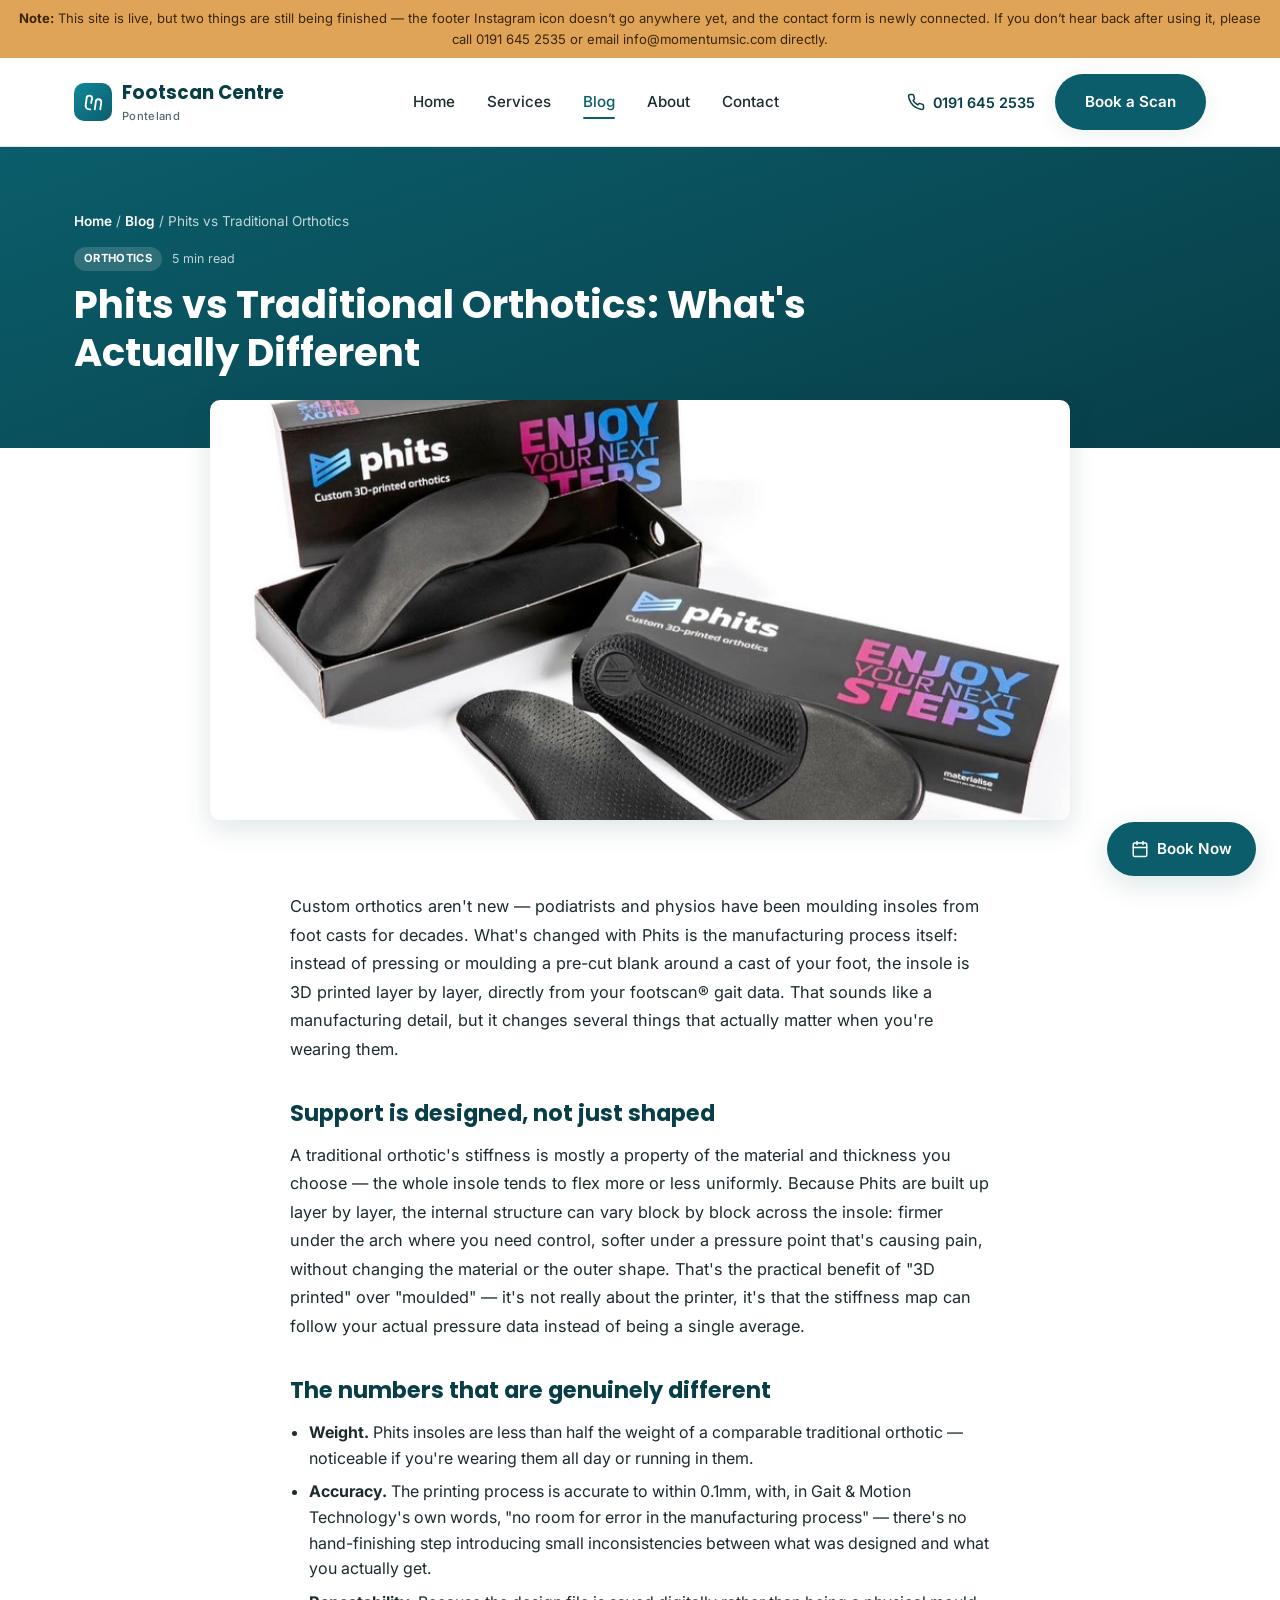
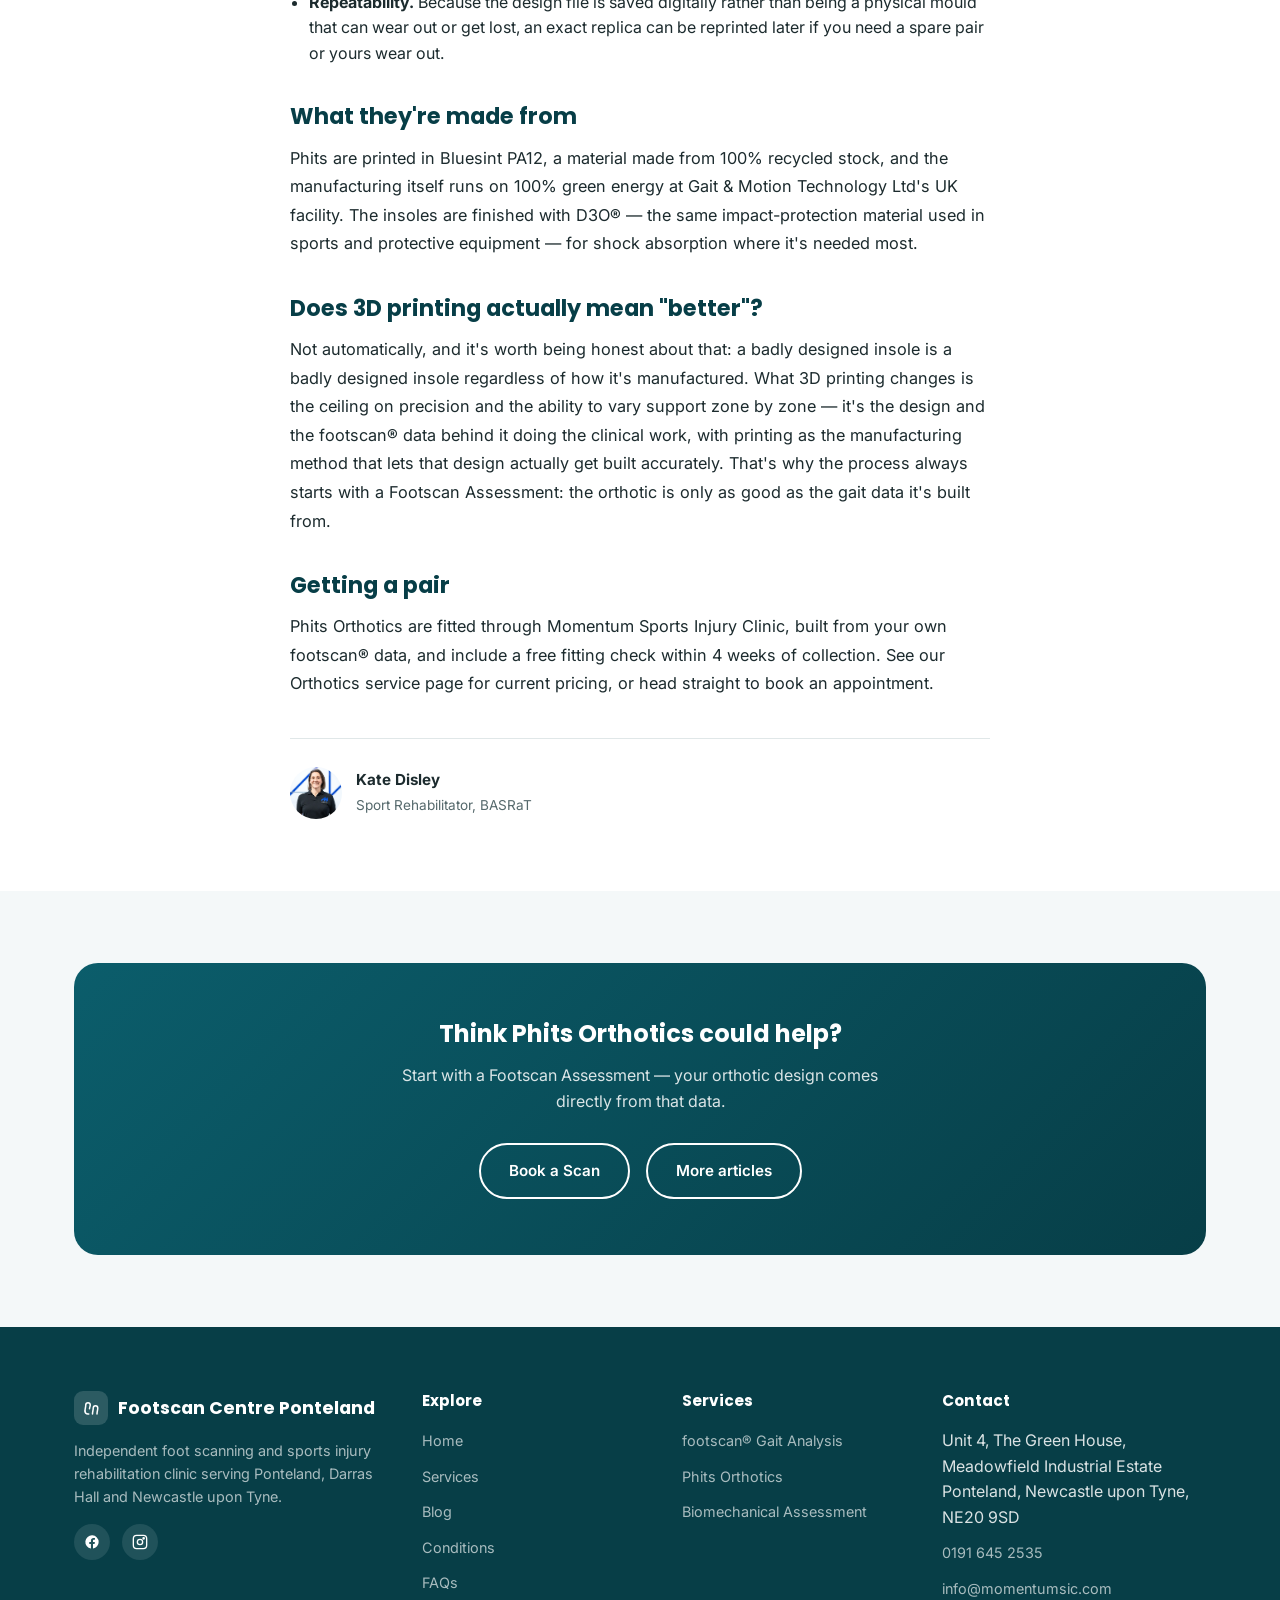
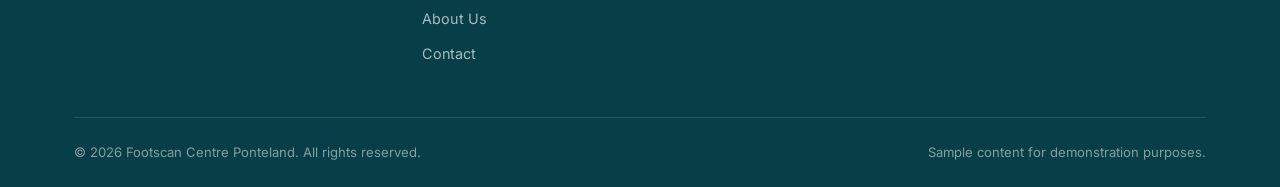
<file: blog-phits-vs-traditional-orthotics.html>
<!DOCTYPE html>
<html lang="en-GB">
<head>
<meta charset="UTF-8">
<meta name="viewport" content="width=device-width, initial-scale=1.0">
<title>Phits vs Traditional Orthotics | Footscan Centre Ponteland</title>
<meta name="description" content="How 3D-printed Phits orthotics differ from traditional moulded insoles — materials, weight, accuracy and how support is actually built into the insole.">
<link rel="canonical" href="https://www.footscancentreponteland.co.uk/blog-phits-vs-traditional-orthotics.html">
<link rel="icon" type="image/svg+xml" href="favicon.svg">
<meta property="og:type" content="article">
<meta property="og:site_name" content="Footscan Centre Ponteland">
<meta property="og:title" content="Phits vs Traditional Orthotics | Footscan Centre Ponteland">
<meta property="og:description" content="How 3D-printed Phits orthotics differ from traditional moulded insoles — materials, weight, accuracy and how support is actually built into the insole.">
<meta property="og:url" content="https://www.footscancentreponteland.co.uk/blog-phits-vs-traditional-orthotics.html">
<meta property="og:image" content="https://www.footscancentreponteland.co.uk/images/phits-orthotics.jpg">
<meta property="og:locale" content="en_GB">
<meta name="twitter:card" content="summary_large_image">
<meta name="twitter:title" content="Phits vs Traditional Orthotics | Footscan Centre Ponteland">
<meta name="twitter:description" content="How 3D-printed Phits orthotics differ from traditional moulded insoles — materials, weight, accuracy and how support is actually built into the insole.">
<meta name="twitter:image" content="https://www.footscancentreponteland.co.uk/images/phits-orthotics.jpg">
<link rel="preconnect" href="https://fonts.googleapis.com">
<link rel="preconnect" href="https://fonts.gstatic.com" crossorigin>
<link href="https://fonts.googleapis.com/css2?family=Inter:wght@400;500;600;700&family=Poppins:wght@600;700&display=swap" rel="stylesheet">
<link rel="stylesheet" href="css/style.css">
<script type="application/ld+json">
{
  "@context": "https://schema.org",
  "@type": "MedicalBusiness",
  "name": "Footscan Centre Ponteland",
  "description": "footscan® gait analysis, Phits 3D-printed orthotics and biomechanical assessments, delivered via Momentum Sports Injury Clinic in Ponteland, Newcastle upon Tyne.",
  "url": "https://www.footscancentreponteland.co.uk/",
  "telephone": "+441916452535",
  "email": "info@momentumsic.com",
  "priceRange": "££",
  "address": {
    "@type": "PostalAddress",
    "streetAddress": "Unit 4, The Green House, Meadowfield Industrial Estate",
    "addressLocality": "Ponteland",
    "addressRegion": "Newcastle upon Tyne",
    "postalCode": "NE20 9SD",
    "addressCountry": "GB"
  },
  "areaServed": [
    "Ponteland",
    "Darras Hall",
    "Newcastle upon Tyne"
  ],
  "openingHoursSpecification": [
    {
      "@type": "OpeningHoursSpecification",
      "dayOfWeek": "Monday",
      "opens": "07:00",
      "closes": "20:00"
    },
    {
      "@type": "OpeningHoursSpecification",
      "dayOfWeek": "Tuesday",
      "opens": "08:00",
      "closes": "20:00"
    },
    {
      "@type": "OpeningHoursSpecification",
      "dayOfWeek": "Wednesday",
      "opens": "08:00",
      "closes": "16:00"
    },
    {
      "@type": "OpeningHoursSpecification",
      "dayOfWeek": "Thursday",
      "opens": "07:00",
      "closes": "20:00"
    },
    {
      "@type": "OpeningHoursSpecification",
      "dayOfWeek": "Friday",
      "opens": "08:00",
      "closes": "16:00"
    }
  ],
  "employee": [
    {
      "@type": "Person",
      "name": "Carl Bell",
      "jobTitle": "Physiotherapy Manager, HCPC & CSP Reg."
    },
    {
      "@type": "Person",
      "name": "Kate Disley",
      "jobTitle": "Sport Rehabilitator, BASRaT"
    }
  ]
}
</script>
<script type="application/ld+json">
{
  "@context": "https://schema.org",
  "@type": "Article",
  "headline": "Phits vs Traditional Orthotics",
  "description": "How 3D-printed Phits orthotics differ from traditional moulded insoles — materials, weight, accuracy and how support is actually built into the insole.",
  "image": "https://www.footscancentreponteland.co.uk/images/phits-orthotics.jpg",
  "datePublished": "2026-09-17",
  "dateModified": "2026-09-17",
  "author": {
    "@type": "Person",
    "name": "Kate Disley"
  },
  "publisher": {
    "@type": "Organization",
    "name": "Footscan Centre Ponteland",
    "logo": {
      "@type": "ImageObject",
      "url": "https://www.footscancentreponteland.co.uk/favicon.svg"
    }
  },
  "mainEntityOfPage": {
    "@type": "WebPage",
    "@id": "https://www.footscancentreponteland.co.uk/blog-phits-vs-traditional-orthotics.html"
  }
}
</script>
</head>
<body>

<div class="demo-banner">
  <strong>Note:</strong> This site is live, but two things are still being finished — the footer Instagram icon doesn’t go anywhere yet, and the contact form is newly connected. If you don’t hear back after using it, please call <a href="tel:01916452535">0191 645 2535</a> or email <a href="mailto:info@momentumsic.com">info@momentumsic.com</a> directly.
</div>

<header class="site-header">
  <nav class="nav">
    <a href="index.html" class="nav-brand">
      <span class="logo-mark">
        <svg viewBox="0 0 24 24" fill="none" stroke="currentColor" stroke-width="2" stroke-linecap="round" stroke-linejoin="round"><path d="M4 16c0-3 1-5 1-8a3 3 0 0 1 6 0c0 2-1 3-1 5"/><path d="M14 20c0-3 1-5 1-8a3 3 0 0 1 6 0c0 3-1 5-1 8"/><path d="M4 16c0 2 1.5 4 4 4h1"/></svg>
      </span>
      <span>Footscan Centre<small>Ponteland</small></span>
    </a>
    <ul class="nav-links">
      <li><a href="index.html">Home</a></li>
      <li><a href="services.html">Services</a></li>
      <li><a href="blog.html">Blog</a></li>
      <li><a href="about.html">About</a></li>
      <li><a href="contact.html">Contact</a></li>
    </ul>
    <div class="nav-cta">
      <a href="tel:01916452535" class="nav-phone">
        <svg width="18" height="18" viewBox="0 0 24 24" fill="none" stroke="currentColor" stroke-width="2" stroke-linecap="round" stroke-linejoin="round"><path d="M22 16.92v3a2 2 0 0 1-2.18 2 19.79 19.79 0 0 1-8.63-3.07 19.5 19.5 0 0 1-6-6 19.79 19.79 0 0 1-3.07-8.67A2 2 0 0 1 4.11 2h3a2 2 0 0 1 2 1.72c.127.96.361 1.903.7 2.81a2 2 0 0 1-.45 2.11L8.09 9.91a16 16 0 0 0 6 6l1.27-1.27a2 2 0 0 1 2.11-.45c.907.339 1.85.573 2.81.7A2 2 0 0 1 22 16.92z"/></svg>
        0191 645 2535
      </a>
      <a href="book-appointment.html" class="btn btn-primary">Book a Scan</a>
      <button class="nav-toggle" aria-label="Toggle menu" aria-expanded="false">
        <span></span><span></span><span></span>
      </button>
    </div>
  </nav>
</header>

<main>

  <section class="article-hero">
    <div class="container">
      <div class="breadcrumb"><a href="index.html">Home</a> / <a href="blog.html">Blog</a> / Phits vs Traditional Orthotics</div>
      <div class="blog-meta">
        <span class="blog-category">Orthotics</span>
        <span>5 min read</span>
      </div>
      <h1>Phits vs Traditional Orthotics: What's Actually Different</h1>
    </div>
  </section>

  <div class="container">
    <div class="article-photo">
      <img src="images/phits-orthotics.jpg" alt="Phits 3D-printed orthotic insoles alongside their retail packaging">
    </div>
  </div>

  <section>
    <div class="container">
      <div class="article-body">

        <p>Custom orthotics aren't new — podiatrists and physios have been moulding insoles from foot casts for decades. What's changed with Phits is the manufacturing process itself: instead of pressing or moulding a pre-cut blank around a cast of your foot, the insole is 3D printed layer by layer, directly from your footscan® gait data. That sounds like a manufacturing detail, but it changes several things that actually matter when you're wearing them.</p>

        <h2>Support is designed, not just shaped</h2>
        <p>A traditional orthotic's stiffness is mostly a property of the material and thickness you choose — the whole insole tends to flex more or less uniformly. Because Phits are built up layer by layer, the internal structure can vary block by block across the insole: firmer under the arch where you need control, softer under a pressure point that's causing pain, without changing the material or the outer shape. That's the practical benefit of "3D printed" over "moulded" — it's not really about the printer, it's that the stiffness map can follow your actual pressure data instead of being a single average.</p>

        <h2>The numbers that are genuinely different</h2>
        <ul>
          <li><strong>Weight.</strong> Phits insoles are less than half the weight of a comparable traditional orthotic — noticeable if you're wearing them all day or running in them.</li>
          <li><strong>Accuracy.</strong> The printing process is accurate to within 0.1mm, with, in Gait &amp; Motion Technology's own words, "no room for error in the manufacturing process" — there's no hand-finishing step introducing small inconsistencies between what was designed and what you actually get.</li>
          <li><strong>Repeatability.</strong> Because the design file is saved digitally rather than being a physical mould that can wear out or get lost, an exact replica can be reprinted later if you need a spare pair or yours wear out.</li>
        </ul>

        <h2>What they're made from</h2>
        <p>Phits are printed in Bluesint PA12, a material made from 100% recycled stock, and the manufacturing itself runs on 100% green energy at Gait &amp; Motion Technology Ltd's UK facility. The insoles are finished with D3O® — the same impact-protection material used in sports and protective equipment — for shock absorption where it's needed most.</p>

        <h2>Does 3D printing actually mean "better"?</h2>
        <p>Not automatically, and it's worth being honest about that: a badly designed insole is a badly designed insole regardless of how it's manufactured. What 3D printing changes is the ceiling on precision and the ability to vary support zone by zone — it's the design and the footscan® data behind it doing the clinical work, with printing as the manufacturing method that lets that design actually get built accurately. That's why the process always starts with a Footscan Assessment: the orthotic is only as good as the gait data it's built from.</p>

        <h2>Getting a pair</h2>
        <p>Phits Orthotics are fitted through Momentum Sports Injury Clinic, built from your own footscan® data, and include a free fitting check within 4 weeks of collection. See our <a href="services.html#orthotics">Orthotics service page</a> for current pricing, or head straight to <a href="book-appointment.html">book an appointment</a>.</p>

        <div class="article-author">
          <div class="team-photo-mini">
            <img src="images/kate-disley.png" alt="Kate Disley">
          </div>
          <div>
            <strong>Kate Disley</strong>
            <span>Sport Rehabilitator, BASRaT</span>
          </div>
        </div>

      </div>
    </div>
  </section>

  <section class="section-alt">
    <div class="container">
      <div class="cta-band">
        <h2>Think Phits Orthotics could help?</h2>
        <p>Start with a Footscan Assessment — your orthotic design comes directly from that data.</p>
        <div class="cta-actions">
          <a href="book-appointment.html" class="btn btn-outline">Book a Scan</a>
          <a href="blog.html" class="btn btn-outline">More articles</a>
        </div>
      </div>
    </div>
  </section>

</main>

<footer class="site-footer">
  <div class="container">
    <div class="footer-grid">
      <div>
        <a href="index.html" class="footer-brand">
          <span class="logo-mark">
            <svg viewBox="0 0 24 24" fill="none" stroke="white" stroke-width="2" stroke-linecap="round" stroke-linejoin="round"><path d="M4 16c0-3 1-5 1-8a3 3 0 0 1 6 0c0 2-1 3-1 5"/><path d="M14 20c0-3 1-5 1-8a3 3 0 0 1 6 0c0 3-1 5-1 8"/><path d="M4 16c0 2 1.5 4 4 4h1"/></svg>
          </span>
          Footscan Centre Ponteland
        </a>
        <p>Independent foot scanning and sports injury rehabilitation clinic serving Ponteland, Darras Hall and Newcastle upon Tyne.</p>
        <div class="footer-social">
          <a href="https://www.facebook.com/share/1DdbLqZMXb/?mibextid=wwXIfr" target="_blank" rel="noopener" aria-label="Facebook"><svg viewBox="0 0 24 24" fill="white"><path d="M22 12a10 10 0 1 0-11.6 9.9v-7H7.9V12h2.5V9.8c0-2.5 1.5-3.9 3.8-3.9 1.1 0 2.2.2 2.2.2v2.4h-1.3c-1.2 0-1.6.8-1.6 1.6V12h2.8l-.4 2.9h-2.4v7A10 10 0 0 0 22 12z"/></svg></a>
          <a href="#" aria-label="Instagram"><svg viewBox="0 0 24 24" fill="none" stroke="white" stroke-width="2"><rect x="2" y="2" width="20" height="20" rx="5"/><circle cx="12" cy="12" r="4"/><circle cx="17.5" cy="6.5" r="1"/></svg></a>
        </div>
      </div>
      <div class="footer-col">
        <h4>Explore</h4>
        <ul>
          <li><a href="index.html">Home</a></li>
          <li><a href="services.html">Services</a></li>
          <li><a href="blog.html">Blog</a></li>
          <li><a href="conditions.html">Conditions</a></li>
          <li><a href="faq.html">FAQs</a></li>
          <li><a href="about.html">About Us</a></li>
          <li><a href="contact.html">Contact</a></li>
        </ul>
      </div>
      <div class="footer-col">
        <h4>Services</h4>
        <ul>
          <li><a href="services.html#scanning">footscan&reg; Gait Analysis</a></li>
          <li><a href="services.html#orthotics">Phits Orthotics</a></li>
          <li><a href="services.html#biomechanics">Biomechanical Assessment</a></li>
        </ul>
      </div>
      <div class="footer-col">
        <h4>Contact</h4>
        <ul>
          <li>Unit 4, The Green House, Meadowfield Industrial Estate<br>Ponteland, Newcastle upon Tyne, NE20 9SD</li>
          <li><a href="tel:01916452535">0191 645 2535</a></li>
          <li><a href="mailto:info@momentumsic.com">info@momentumsic.com</a></li>
        </ul>
      </div>
    </div>
    <div class="footer-bottom">
      <span>&copy; <span data-year></span> Footscan Centre Ponteland. All rights reserved.</span>
      <span>Sample content for demonstration purposes.</span>
    </div>
  </div>
</footer>

<a href="book-appointment.html" class="floating-book-btn" aria-label="Book Now">
  <svg viewBox="0 0 24 24" fill="none" stroke="currentColor" stroke-width="2" stroke-linecap="round" stroke-linejoin="round"><rect x="3" y="4" width="18" height="18" rx="2" ry="2"/><line x1="16" y1="2" x2="16" y2="6"/><line x1="8" y1="2" x2="8" y2="6"/><line x1="3" y1="10" x2="21" y2="10"/></svg>
  <span>Book Now</span>
</a>

<script src="js/script.js"></script>
</body>
</html>
</file>
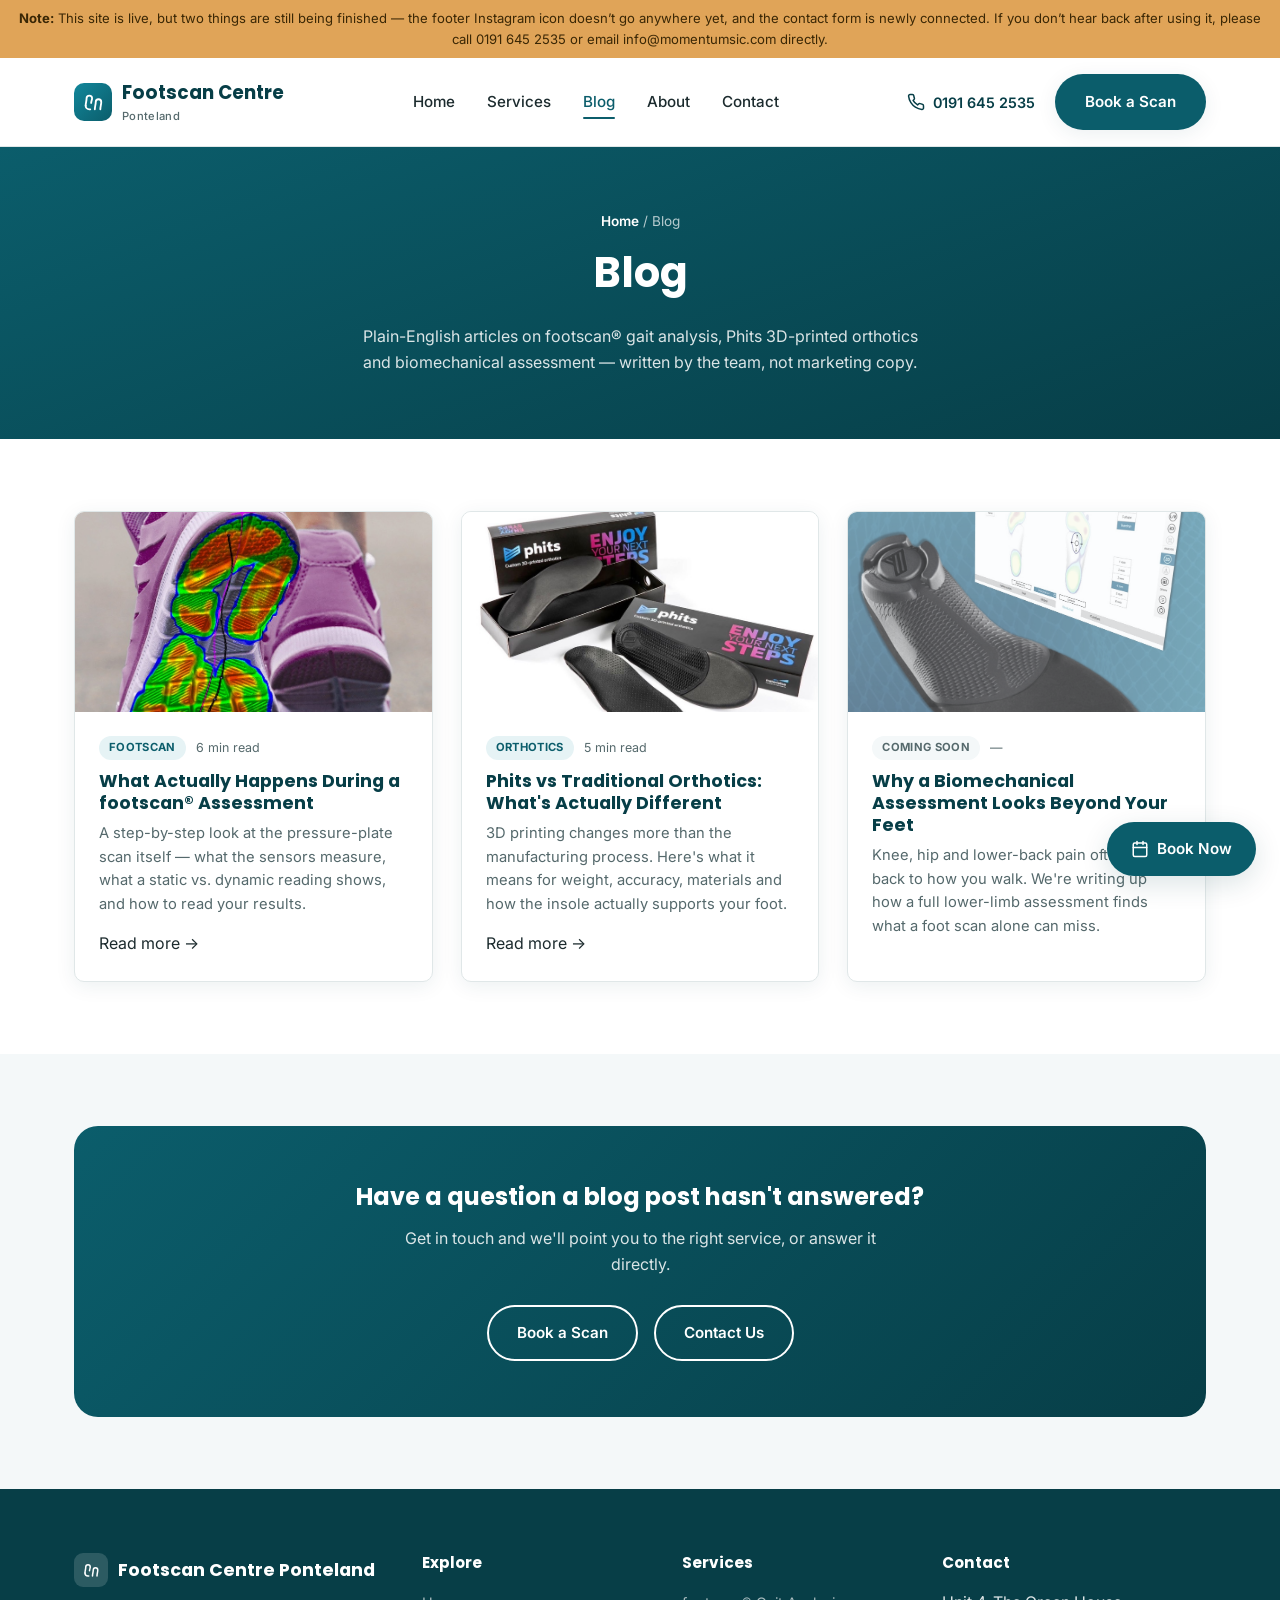
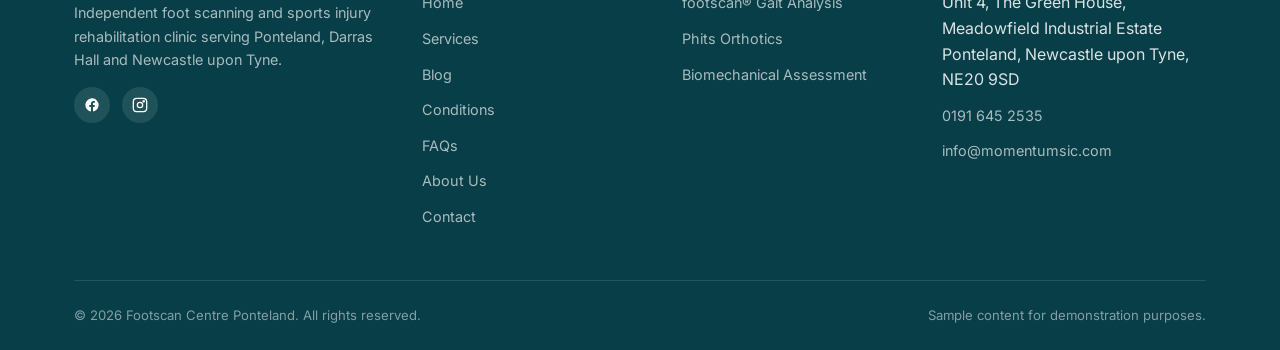
<file: blog.html>
<!DOCTYPE html>
<html lang="en-GB">
<head>
<meta charset="UTF-8">
<meta name="viewport" content="width=device-width, initial-scale=1.0">
<title>Blog | Footscan Centre Ponteland</title>
<meta name="description" content="Articles on footscan® gait analysis, Phits 3D-printed orthotics and biomechanical assessment from Footscan Centre Ponteland.">
<link rel="canonical" href="https://www.footscancentreponteland.co.uk/blog.html">
<link rel="icon" type="image/svg+xml" href="favicon.svg">
<meta property="og:type" content="website">
<meta property="og:site_name" content="Footscan Centre Ponteland">
<meta property="og:title" content="Blog | Footscan Centre Ponteland">
<meta property="og:description" content="Articles on footscan® gait analysis, Phits 3D-printed orthotics and biomechanical assessment from Footscan Centre Ponteland.">
<meta property="og:url" content="https://www.footscancentreponteland.co.uk/blog.html">
<meta property="og:image" content="https://www.footscancentreponteland.co.uk/images/footscan-hero.jpg">
<meta property="og:locale" content="en_GB">
<meta name="twitter:card" content="summary_large_image">
<meta name="twitter:title" content="Blog | Footscan Centre Ponteland">
<meta name="twitter:description" content="Articles on footscan® gait analysis, Phits 3D-printed orthotics and biomechanical assessment from Footscan Centre Ponteland.">
<meta name="twitter:image" content="https://www.footscancentreponteland.co.uk/images/footscan-hero.jpg">
<link rel="preconnect" href="https://fonts.googleapis.com">
<link rel="preconnect" href="https://fonts.gstatic.com" crossorigin>
<link href="https://fonts.googleapis.com/css2?family=Inter:wght@400;500;600;700&family=Poppins:wght@600;700&display=swap" rel="stylesheet">
<link rel="stylesheet" href="css/style.css">
<script type="application/ld+json">
{
  "@context": "https://schema.org",
  "@type": "MedicalBusiness",
  "name": "Footscan Centre Ponteland",
  "description": "footscan® gait analysis, Phits 3D-printed orthotics and biomechanical assessments, delivered via Momentum Sports Injury Clinic in Ponteland, Newcastle upon Tyne.",
  "url": "https://www.footscancentreponteland.co.uk/",
  "telephone": "+441916452535",
  "email": "info@momentumsic.com",
  "priceRange": "££",
  "address": {
    "@type": "PostalAddress",
    "streetAddress": "Unit 4, The Green House, Meadowfield Industrial Estate",
    "addressLocality": "Ponteland",
    "addressRegion": "Newcastle upon Tyne",
    "postalCode": "NE20 9SD",
    "addressCountry": "GB"
  },
  "areaServed": [
    "Ponteland",
    "Darras Hall",
    "Newcastle upon Tyne"
  ],
  "openingHoursSpecification": [
    {
      "@type": "OpeningHoursSpecification",
      "dayOfWeek": "Monday",
      "opens": "07:00",
      "closes": "20:00"
    },
    {
      "@type": "OpeningHoursSpecification",
      "dayOfWeek": "Tuesday",
      "opens": "08:00",
      "closes": "20:00"
    },
    {
      "@type": "OpeningHoursSpecification",
      "dayOfWeek": "Wednesday",
      "opens": "08:00",
      "closes": "16:00"
    },
    {
      "@type": "OpeningHoursSpecification",
      "dayOfWeek": "Thursday",
      "opens": "07:00",
      "closes": "20:00"
    },
    {
      "@type": "OpeningHoursSpecification",
      "dayOfWeek": "Friday",
      "opens": "08:00",
      "closes": "16:00"
    }
  ],
  "employee": [
    {
      "@type": "Person",
      "name": "Carl Bell",
      "jobTitle": "Physiotherapy Manager, HCPC & CSP Reg."
    },
    {
      "@type": "Person",
      "name": "Kate Disley",
      "jobTitle": "Sport Rehabilitator, BASRaT"
    }
  ]
}
</script>
</head>
<body>

<div class="demo-banner">
  <strong>Note:</strong> This site is live, but two things are still being finished — the footer Instagram icon doesn’t go anywhere yet, and the contact form is newly connected. If you don’t hear back after using it, please call <a href="tel:01916452535">0191 645 2535</a> or email <a href="mailto:info@momentumsic.com">info@momentumsic.com</a> directly.
</div>

<header class="site-header">
  <nav class="nav">
    <a href="index.html" class="nav-brand">
      <span class="logo-mark">
        <svg viewBox="0 0 24 24" fill="none" stroke="currentColor" stroke-width="2" stroke-linecap="round" stroke-linejoin="round"><path d="M4 16c0-3 1-5 1-8a3 3 0 0 1 6 0c0 2-1 3-1 5"/><path d="M14 20c0-3 1-5 1-8a3 3 0 0 1 6 0c0 3-1 5-1 8"/><path d="M4 16c0 2 1.5 4 4 4h1"/></svg>
      </span>
      <span>Footscan Centre<small>Ponteland</small></span>
    </a>
    <ul class="nav-links">
      <li><a href="index.html">Home</a></li>
      <li><a href="services.html">Services</a></li>
      <li><a href="blog.html">Blog</a></li>
      <li><a href="about.html">About</a></li>
      <li><a href="contact.html">Contact</a></li>
    </ul>
    <div class="nav-cta">
      <a href="tel:01916452535" class="nav-phone">
        <svg width="18" height="18" viewBox="0 0 24 24" fill="none" stroke="currentColor" stroke-width="2" stroke-linecap="round" stroke-linejoin="round"><path d="M22 16.92v3a2 2 0 0 1-2.18 2 19.79 19.79 0 0 1-8.63-3.07 19.5 19.5 0 0 1-6-6 19.79 19.79 0 0 1-3.07-8.67A2 2 0 0 1 4.11 2h3a2 2 0 0 1 2 1.72c.127.96.361 1.903.7 2.81a2 2 0 0 1-.45 2.11L8.09 9.91a16 16 0 0 0 6 6l1.27-1.27a2 2 0 0 1 2.11-.45c.907.339 1.85.573 2.81.7A2 2 0 0 1 22 16.92z"/></svg>
        0191 645 2535
      </a>
      <a href="book-appointment.html" class="btn btn-primary">Book a Scan</a>
      <button class="nav-toggle" aria-label="Toggle menu" aria-expanded="false">
        <span></span><span></span><span></span>
      </button>
    </div>
  </nav>
</header>

<main>

  <section class="page-hero">
    <div class="container">
      <div class="breadcrumb"><a href="index.html">Home</a> / Blog</div>
      <h1>Blog</h1>
      <p>Plain-English articles on footscan® gait analysis, Phits 3D-printed orthotics and biomechanical assessment — written by the team, not marketing copy.</p>
    </div>
  </section>

  <section>
    <div class="container">
      <div class="grid-3">

        <article class="blog-card">
          <div class="blog-card-photo">
            <img src="images/footscan-shoe.jpg" alt="footscan® pressure map on the sole of a running shoe" loading="lazy">
          </div>
          <div class="blog-card-body">
            <div class="blog-meta">
              <span class="blog-category">Footscan</span>
              <span>6 min read</span>
            </div>
            <h3>What Actually Happens During a footscan® Assessment</h3>
            <p>A step-by-step look at the pressure-plate scan itself — what the sensors measure, what a static vs. dynamic reading shows, and how to read your results.</p>
            <a href="blog-footscan-assessment.html" class="card-link">Read more →</a>
          </div>
        </article>

        <article class="blog-card">
          <div class="blog-card-photo">
            <img src="images/phits-orthotics.jpg" alt="Phits 3D-printed orthotic insoles" loading="lazy">
          </div>
          <div class="blog-card-body">
            <div class="blog-meta">
              <span class="blog-category">Orthotics</span>
              <span>5 min read</span>
            </div>
            <h3>Phits vs Traditional Orthotics: What's Actually Different</h3>
            <p>3D printing changes more than the manufacturing process. Here's what it means for weight, accuracy, materials and how the insole actually supports your foot.</p>
            <a href="blog-phits-vs-traditional-orthotics.html" class="card-link">Read more →</a>
          </div>
        </article>

        <article class="blog-card coming-soon">
          <div class="blog-card-photo">
            <img src="images/phits-device.jpg" alt="Phits+ biomechanical assessment device" loading="lazy">
          </div>
          <div class="blog-card-body">
            <div class="blog-meta">
              <span class="blog-category soon">Coming soon</span>
              <span>—</span>
            </div>
            <h3>Why a Biomechanical Assessment Looks Beyond Your Feet</h3>
            <p>Knee, hip and lower-back pain often trace back to how you walk. We're writing up how a full lower-limb assessment finds what a foot scan alone can miss.</p>
          </div>
        </article>

      </div>
    </div>
  </section>

  <section class="section-alt">
    <div class="container">
      <div class="cta-band">
        <h2>Have a question a blog post hasn't answered?</h2>
        <p>Get in touch and we'll point you to the right service, or answer it directly.</p>
        <div class="cta-actions">
          <a href="book-appointment.html" class="btn btn-outline">Book a Scan</a>
          <a href="contact.html" class="btn btn-outline">Contact Us</a>
        </div>
      </div>
    </div>
  </section>

</main>

<footer class="site-footer">
  <div class="container">
    <div class="footer-grid">
      <div>
        <a href="index.html" class="footer-brand">
          <span class="logo-mark">
            <svg viewBox="0 0 24 24" fill="none" stroke="white" stroke-width="2" stroke-linecap="round" stroke-linejoin="round"><path d="M4 16c0-3 1-5 1-8a3 3 0 0 1 6 0c0 2-1 3-1 5"/><path d="M14 20c0-3 1-5 1-8a3 3 0 0 1 6 0c0 3-1 5-1 8"/><path d="M4 16c0 2 1.5 4 4 4h1"/></svg>
          </span>
          Footscan Centre Ponteland
        </a>
        <p>Independent foot scanning and sports injury rehabilitation clinic serving Ponteland, Darras Hall and Newcastle upon Tyne.</p>
        <div class="footer-social">
          <a href="https://www.facebook.com/share/1DdbLqZMXb/?mibextid=wwXIfr" target="_blank" rel="noopener" aria-label="Facebook"><svg viewBox="0 0 24 24" fill="white"><path d="M22 12a10 10 0 1 0-11.6 9.9v-7H7.9V12h2.5V9.8c0-2.5 1.5-3.9 3.8-3.9 1.1 0 2.2.2 2.2.2v2.4h-1.3c-1.2 0-1.6.8-1.6 1.6V12h2.8l-.4 2.9h-2.4v7A10 10 0 0 0 22 12z"/></svg></a>
          <a href="#" aria-label="Instagram"><svg viewBox="0 0 24 24" fill="none" stroke="white" stroke-width="2"><rect x="2" y="2" width="20" height="20" rx="5"/><circle cx="12" cy="12" r="4"/><circle cx="17.5" cy="6.5" r="1"/></svg></a>
        </div>
      </div>
      <div class="footer-col">
        <h4>Explore</h4>
        <ul>
          <li><a href="index.html">Home</a></li>
          <li><a href="services.html">Services</a></li>
          <li><a href="blog.html">Blog</a></li>
          <li><a href="conditions.html">Conditions</a></li>
          <li><a href="faq.html">FAQs</a></li>
          <li><a href="about.html">About Us</a></li>
          <li><a href="contact.html">Contact</a></li>
        </ul>
      </div>
      <div class="footer-col">
        <h4>Services</h4>
        <ul>
          <li><a href="services.html#scanning">footscan&reg; Gait Analysis</a></li>
          <li><a href="services.html#orthotics">Phits Orthotics</a></li>
          <li><a href="services.html#biomechanics">Biomechanical Assessment</a></li>
        </ul>
      </div>
      <div class="footer-col">
        <h4>Contact</h4>
        <ul>
          <li>Unit 4, The Green House, Meadowfield Industrial Estate<br>Ponteland, Newcastle upon Tyne, NE20 9SD</li>
          <li><a href="tel:01916452535">0191 645 2535</a></li>
          <li><a href="mailto:info@momentumsic.com">info@momentumsic.com</a></li>
        </ul>
      </div>
    </div>
    <div class="footer-bottom">
      <span>&copy; <span data-year></span> Footscan Centre Ponteland. All rights reserved.</span>
      <span>Sample content for demonstration purposes.</span>
    </div>
  </div>
</footer>

<a href="book-appointment.html" class="floating-book-btn" aria-label="Book Now">
  <svg viewBox="0 0 24 24" fill="none" stroke="currentColor" stroke-width="2" stroke-linecap="round" stroke-linejoin="round"><rect x="3" y="4" width="18" height="18" rx="2" ry="2"/><line x1="16" y1="2" x2="16" y2="6"/><line x1="8" y1="2" x2="8" y2="6"/><line x1="3" y1="10" x2="21" y2="10"/></svg>
  <span>Book Now</span>
</a>

<script src="js/script.js"></script>
</body>
</html>
</file>
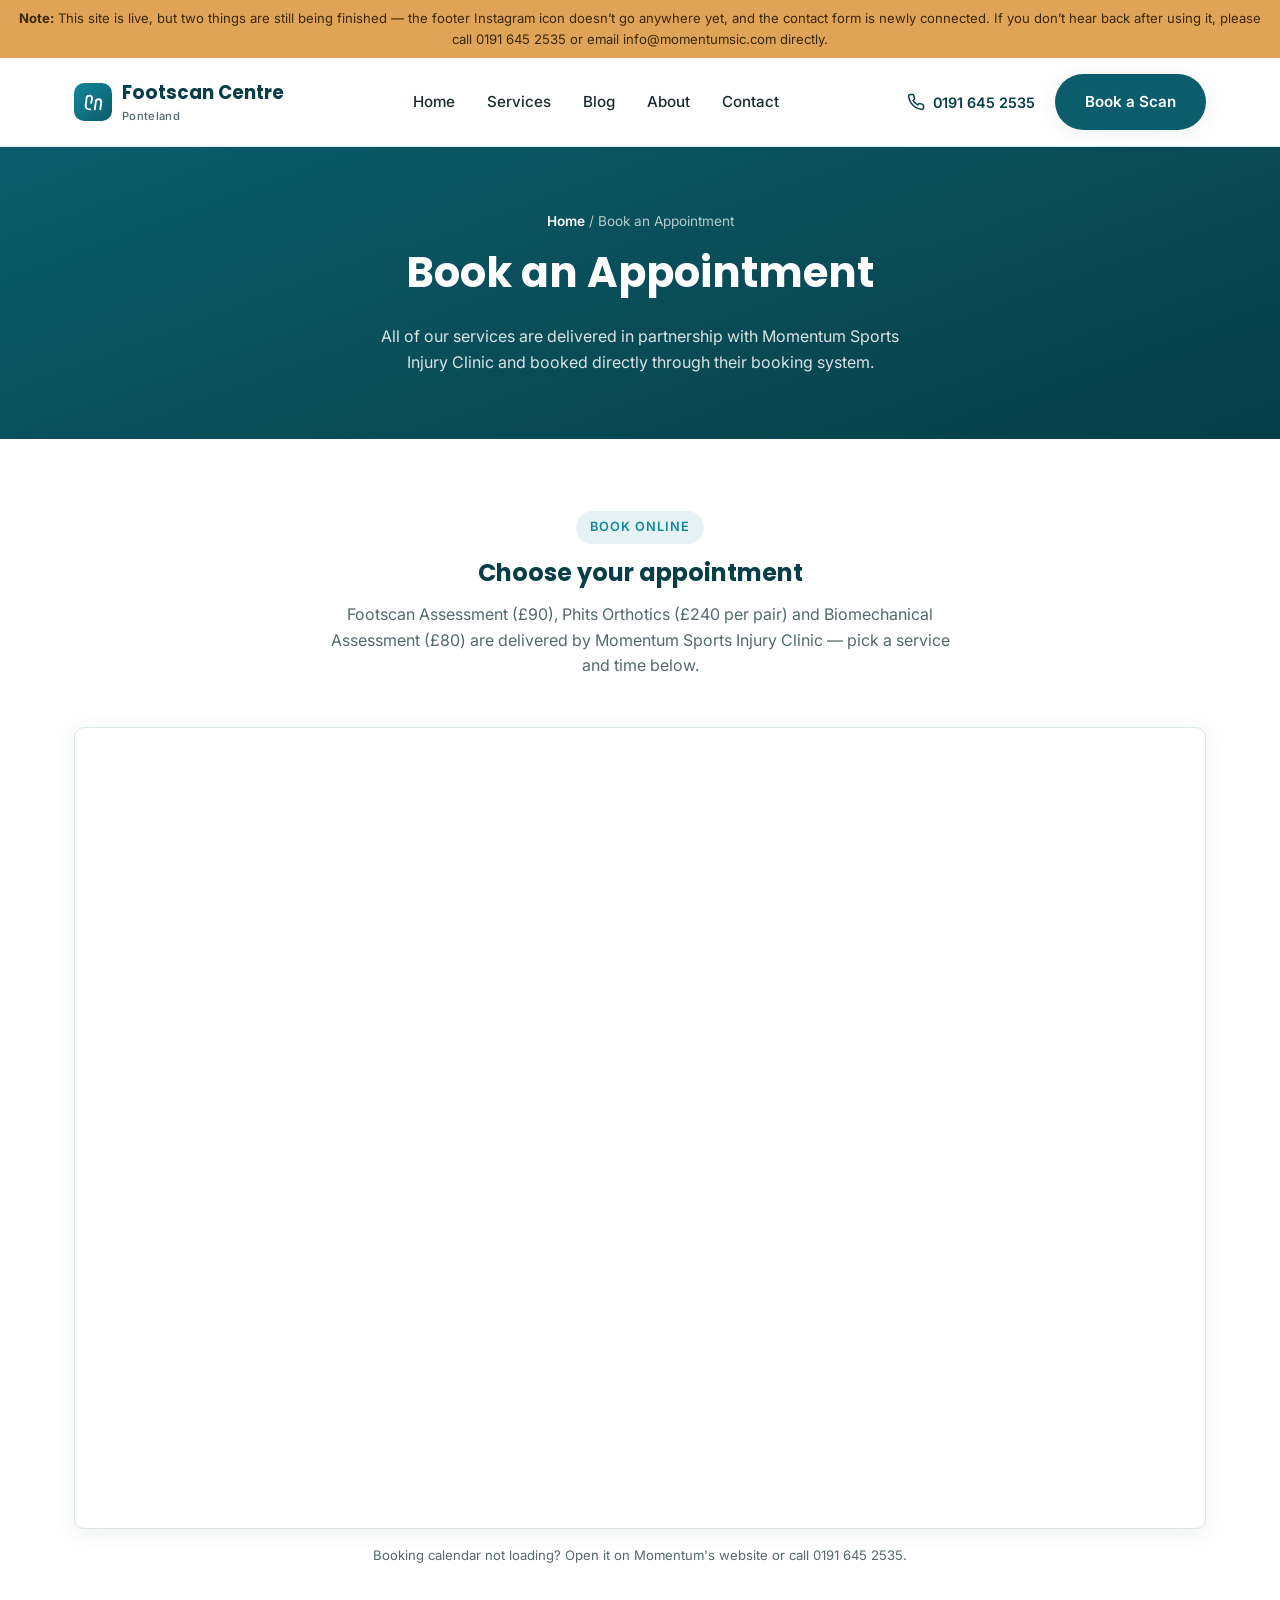
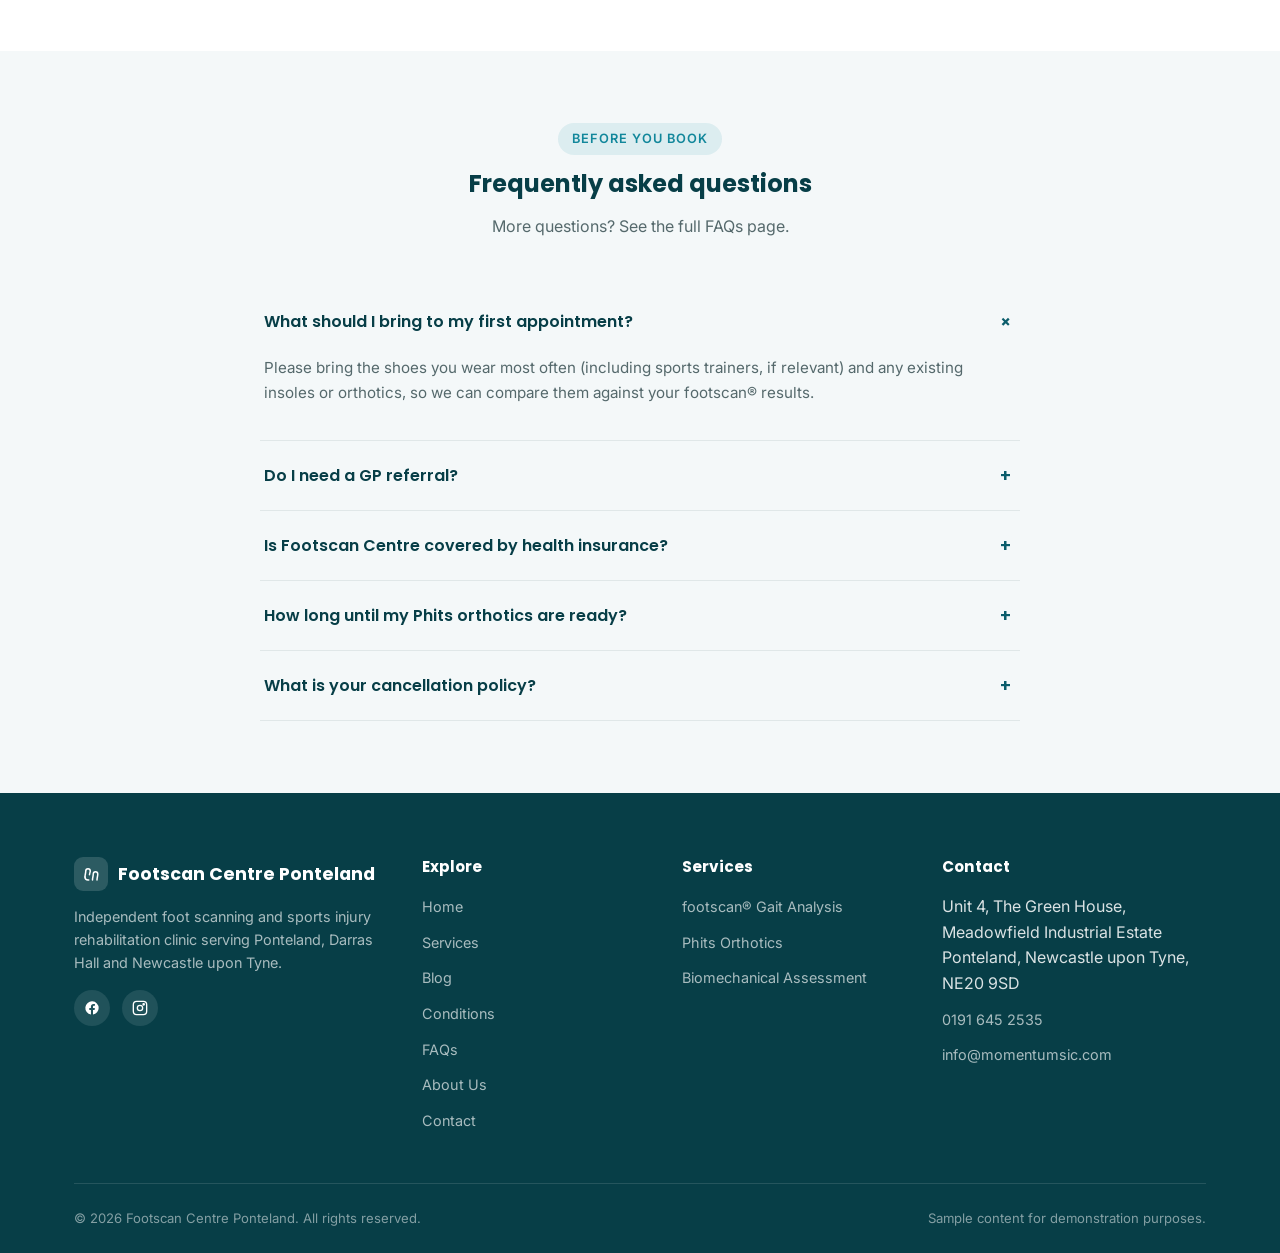
<file: book-appointment.html>
<!DOCTYPE html>
<html lang="en-GB">
<head>
<meta charset="UTF-8">
<meta name="viewport" content="width=device-width, initial-scale=1.0">
<title>Book Gait Analysis &amp; Orthotics | Footscan Centre Ponteland</title>
<meta name="description" content="Book a footscan® gait analysis, Phits orthotics or biomechanical assessment appointment at Footscan Centre Ponteland.">
<link rel="canonical" href="https://www.footscancentreponteland.co.uk/book-appointment.html">
<link rel="icon" type="image/svg+xml" href="favicon.svg">
<meta property="og:type" content="website">
<meta property="og:site_name" content="Footscan Centre Ponteland">
<meta property="og:title" content="Book Gait Analysis & Orthotics | Footscan Centre Ponteland">
<meta property="og:description" content="Book a footscan® gait analysis, Phits orthotics or biomechanical assessment appointment at Footscan Centre Ponteland.">
<meta property="og:url" content="https://www.footscancentreponteland.co.uk/book-appointment.html">
<meta property="og:image" content="https://www.footscancentreponteland.co.uk/images/footscan-hero.jpg">
<meta property="og:locale" content="en_GB">
<meta name="twitter:card" content="summary_large_image">
<meta name="twitter:title" content="Book Gait Analysis & Orthotics | Footscan Centre Ponteland">
<meta name="twitter:description" content="Book a footscan® gait analysis, Phits orthotics or biomechanical assessment appointment at Footscan Centre Ponteland.">
<meta name="twitter:image" content="https://www.footscancentreponteland.co.uk/images/footscan-hero.jpg">
<link rel="preconnect" href="https://fonts.googleapis.com">
<link rel="preconnect" href="https://fonts.gstatic.com" crossorigin>
<link href="https://fonts.googleapis.com/css2?family=Inter:wght@400;500;600;700&family=Poppins:wght@600;700&display=swap" rel="stylesheet">
<link rel="stylesheet" href="css/style.css">
<script type="application/ld+json">
{
  "@context": "https://schema.org",
  "@type": "MedicalBusiness",
  "name": "Footscan Centre Ponteland",
  "description": "footscan® gait analysis, Phits 3D-printed orthotics and biomechanical assessments, delivered via Momentum Sports Injury Clinic in Ponteland, Newcastle upon Tyne.",
  "url": "https://www.footscancentreponteland.co.uk/",
  "telephone": "+441916452535",
  "email": "info@momentumsic.com",
  "priceRange": "££",
  "address": {
    "@type": "PostalAddress",
    "streetAddress": "Unit 4, The Green House, Meadowfield Industrial Estate",
    "addressLocality": "Ponteland",
    "addressRegion": "Newcastle upon Tyne",
    "postalCode": "NE20 9SD",
    "addressCountry": "GB"
  },
  "areaServed": [
    "Ponteland",
    "Darras Hall",
    "Newcastle upon Tyne"
  ],
  "openingHoursSpecification": [
    {
      "@type": "OpeningHoursSpecification",
      "dayOfWeek": "Monday",
      "opens": "07:00",
      "closes": "20:00"
    },
    {
      "@type": "OpeningHoursSpecification",
      "dayOfWeek": "Tuesday",
      "opens": "08:00",
      "closes": "20:00"
    },
    {
      "@type": "OpeningHoursSpecification",
      "dayOfWeek": "Wednesday",
      "opens": "08:00",
      "closes": "16:00"
    },
    {
      "@type": "OpeningHoursSpecification",
      "dayOfWeek": "Thursday",
      "opens": "07:00",
      "closes": "20:00"
    },
    {
      "@type": "OpeningHoursSpecification",
      "dayOfWeek": "Friday",
      "opens": "08:00",
      "closes": "16:00"
    }
  ],
  "employee": [
    {
      "@type": "Person",
      "name": "Carl Bell",
      "jobTitle": "Physiotherapy Manager, HCPC & CSP Reg."
    },
    {
      "@type": "Person",
      "name": "Kate Disley",
      "jobTitle": "Sport Rehabilitator, BASRaT"
    }
  ]
}
</script>
</head>
<body>

<div class="demo-banner">
  <strong>Note:</strong> This site is live, but two things are still being finished — the footer Instagram icon doesn’t go anywhere yet, and the contact form is newly connected. If you don’t hear back after using it, please call <a href="tel:01916452535">0191 645 2535</a> or email <a href="mailto:info@momentumsic.com">info@momentumsic.com</a> directly.
</div>

<header class="site-header">
  <nav class="nav">
    <a href="index.html" class="nav-brand">
      <span class="logo-mark">
        <svg viewBox="0 0 24 24" fill="none" stroke="currentColor" stroke-width="2" stroke-linecap="round" stroke-linejoin="round"><path d="M4 16c0-3 1-5 1-8a3 3 0 0 1 6 0c0 2-1 3-1 5"/><path d="M14 20c0-3 1-5 1-8a3 3 0 0 1 6 0c0 3-1 5-1 8"/><path d="M4 16c0 2 1.5 4 4 4h1"/></svg>
      </span>
      <span>Footscan Centre<small>Ponteland</small></span>
    </a>
    <ul class="nav-links">
      <li><a href="index.html">Home</a></li>
      <li><a href="services.html">Services</a></li>
      <li><a href="blog.html">Blog</a></li>
      <li><a href="about.html">About</a></li>
      <li><a href="contact.html">Contact</a></li>
    </ul>
    <div class="nav-cta">
      <a href="tel:01916452535" class="nav-phone">
        <svg width="18" height="18" viewBox="0 0 24 24" fill="none" stroke="currentColor" stroke-width="2" stroke-linecap="round" stroke-linejoin="round"><path d="M22 16.92v3a2 2 0 0 1-2.18 2 19.79 19.79 0 0 1-8.63-3.07 19.5 19.5 0 0 1-6-6 19.79 19.79 0 0 1-3.07-8.67A2 2 0 0 1 4.11 2h3a2 2 0 0 1 2 1.72c.127.96.361 1.903.7 2.81a2 2 0 0 1-.45 2.11L8.09 9.91a16 16 0 0 0 6 6l1.27-1.27a2 2 0 0 1 2.11-.45c.907.339 1.85.573 2.81.7A2 2 0 0 1 22 16.92z"/></svg>
        0191 645 2535
      </a>
      <a href="book-appointment.html" class="btn btn-primary">Book a Scan</a>
      <button class="nav-toggle" aria-label="Toggle menu" aria-expanded="false">
        <span></span><span></span><span></span>
      </button>
    </div>
  </nav>
</header>

<main>

  <section class="page-hero">
    <div class="container">
      <div class="breadcrumb"><a href="index.html">Home</a> / Book an Appointment</div>
      <h1>Book an Appointment</h1>
      <p>All of our services are delivered in partnership with Momentum Sports Injury Clinic and booked directly through their booking system.</p>
    </div>
  </section>

  <section>
    <div class="container">
      <div class="section-header">
        <span class="eyebrow">Book online</span>
        <h2>Choose your appointment</h2>
        <p>Footscan Assessment (£90), Phits Orthotics (£240 per pair) and Biomechanical Assessment (£80) are delivered by Momentum Sports Injury Clinic — pick a service and time below.</p>
      </div>
      <div class="booking-embed">
        <script>window.addEventListener("message",(function(e){if(e.data&&"updateHeight"===e.data.type){const t=document.getElementById("bkv2__app");t&&(t.style.height=e.data.height)}}),!1);</script>
        <iframe id="bkv2__app" src="https://bookings.rehabguru.com/3c62a561176c271866343820cacef116%3Ab18a9ce84db21d195dc7e3942595cb081869aef6105fc301386e96a9cb73dbfe" frameborder="0" style="width: 100%; height: 800px; border: none;" title="Booking Application"></iframe>
      </div>
      <p class="form-note" style="text-align: center; margin-top: 16px;">Booking calendar not loading? <a href="https://momentumsic.com/book-online/" target="_blank" rel="noopener">Open it on Momentum's website</a> or call <a href="tel:01916452535">0191 645 2535</a>.</p>
    </div>
  </section>

  <section class="section-alt">
    <div class="container">
      <div class="section-header">
        <span class="eyebrow">Before you book</span>
        <h2>Frequently asked questions</h2>
        <p>More questions? See the full <a href="faq.html">FAQs page</a>.</p>
      </div>
      <div style="max-width: 760px; margin: 0 auto;">

        <div class="faq-item open">
          <button class="faq-question">
            What should I bring to my first appointment?
            <span class="faq-icon">+</span>
          </button>
          <div class="faq-answer" style="max-height: 200px;">
            <p>Please bring the shoes you wear most often (including sports trainers, if relevant) and any existing insoles or orthotics, so we can compare them against your footscan® results.</p>
          </div>
        </div>

        <div class="faq-item">
          <button class="faq-question">
            Do I need a GP referral?
            <span class="faq-icon">+</span>
          </button>
          <div class="faq-answer">
            <p>No referral is needed — you can book directly. If you have a referral letter from your GP or physiotherapist, please bring it along or email it to us in advance.</p>
          </div>
        </div>

        <div class="faq-item">
          <button class="faq-question">
            Is Footscan Centre covered by health insurance?
            <span class="faq-icon">+</span>
          </button>
          <div class="faq-answer">
            <p>Many major health insurers cover physiotherapy and sports rehabilitation assessments — please check directly with your provider. We can provide an itemised invoice for you to claim back.</p>
          </div>
        </div>

        <div class="faq-item">
          <button class="faq-question">
            How long until my Phits orthotics are ready?
            <span class="faq-icon">+</span>
          </button>
          <div class="faq-answer">
            <p>Phits orthotics are typically ready for collection or fitting within 2–3 weeks of your footscan® appointment, once your design has been 3D printed.</p>
          </div>
        </div>

        <div class="faq-item">
          <button class="faq-question">
            What is your cancellation policy?
            <span class="faq-icon">+</span>
          </button>
          <div class="faq-answer">
            <p>We kindly ask for at least 24 hours' notice if you need to cancel or reschedule, so we can offer the slot to another patient.</p>
          </div>
        </div>

      </div>
    </div>
  </section>

</main>

<footer class="site-footer">
  <div class="container">
    <div class="footer-grid">
      <div>
        <a href="index.html" class="footer-brand">
          <span class="logo-mark">
            <svg viewBox="0 0 24 24" fill="none" stroke="white" stroke-width="2" stroke-linecap="round" stroke-linejoin="round"><path d="M4 16c0-3 1-5 1-8a3 3 0 0 1 6 0c0 2-1 3-1 5"/><path d="M14 20c0-3 1-5 1-8a3 3 0 0 1 6 0c0 3-1 5-1 8"/><path d="M4 16c0 2 1.5 4 4 4h1"/></svg>
          </span>
          Footscan Centre Ponteland
        </a>
        <p>Independent foot scanning and sports injury rehabilitation clinic serving Ponteland, Darras Hall and Newcastle upon Tyne.</p>
        <div class="footer-social">
          <a href="https://www.facebook.com/share/1DdbLqZMXb/?mibextid=wwXIfr" target="_blank" rel="noopener" aria-label="Facebook"><svg viewBox="0 0 24 24" fill="white"><path d="M22 12a10 10 0 1 0-11.6 9.9v-7H7.9V12h2.5V9.8c0-2.5 1.5-3.9 3.8-3.9 1.1 0 2.2.2 2.2.2v2.4h-1.3c-1.2 0-1.6.8-1.6 1.6V12h2.8l-.4 2.9h-2.4v7A10 10 0 0 0 22 12z"/></svg></a>
          <a href="#" aria-label="Instagram"><svg viewBox="0 0 24 24" fill="none" stroke="white" stroke-width="2"><rect x="2" y="2" width="20" height="20" rx="5"/><circle cx="12" cy="12" r="4"/><circle cx="17.5" cy="6.5" r="1"/></svg></a>
        </div>
      </div>
      <div class="footer-col">
        <h4>Explore</h4>
        <ul>
          <li><a href="index.html">Home</a></li>
          <li><a href="services.html">Services</a></li>
          <li><a href="blog.html">Blog</a></li>
          <li><a href="conditions.html">Conditions</a></li>
          <li><a href="faq.html">FAQs</a></li>
          <li><a href="about.html">About Us</a></li>
          <li><a href="contact.html">Contact</a></li>
        </ul>
      </div>
      <div class="footer-col">
        <h4>Services</h4>
        <ul>
          <li><a href="services.html#scanning">footscan&reg; Gait Analysis</a></li>
          <li><a href="services.html#orthotics">Phits Orthotics</a></li>
          <li><a href="services.html#biomechanics">Biomechanical Assessment</a></li>
        </ul>
      </div>
      <div class="footer-col">
        <h4>Contact</h4>
        <ul>
          <li>Unit 4, The Green House, Meadowfield Industrial Estate<br>Ponteland, Newcastle upon Tyne, NE20 9SD</li>
          <li><a href="tel:01916452535">0191 645 2535</a></li>
          <li><a href="mailto:info@momentumsic.com">info@momentumsic.com</a></li>
        </ul>
      </div>
    </div>
    <div class="footer-bottom">
      <span>&copy; <span data-year></span> Footscan Centre Ponteland. All rights reserved.</span>
      <span>Sample content for demonstration purposes.</span>
    </div>
  </div>
</footer>

<script src="js/script.js"></script>
</body>
</html>
</file>
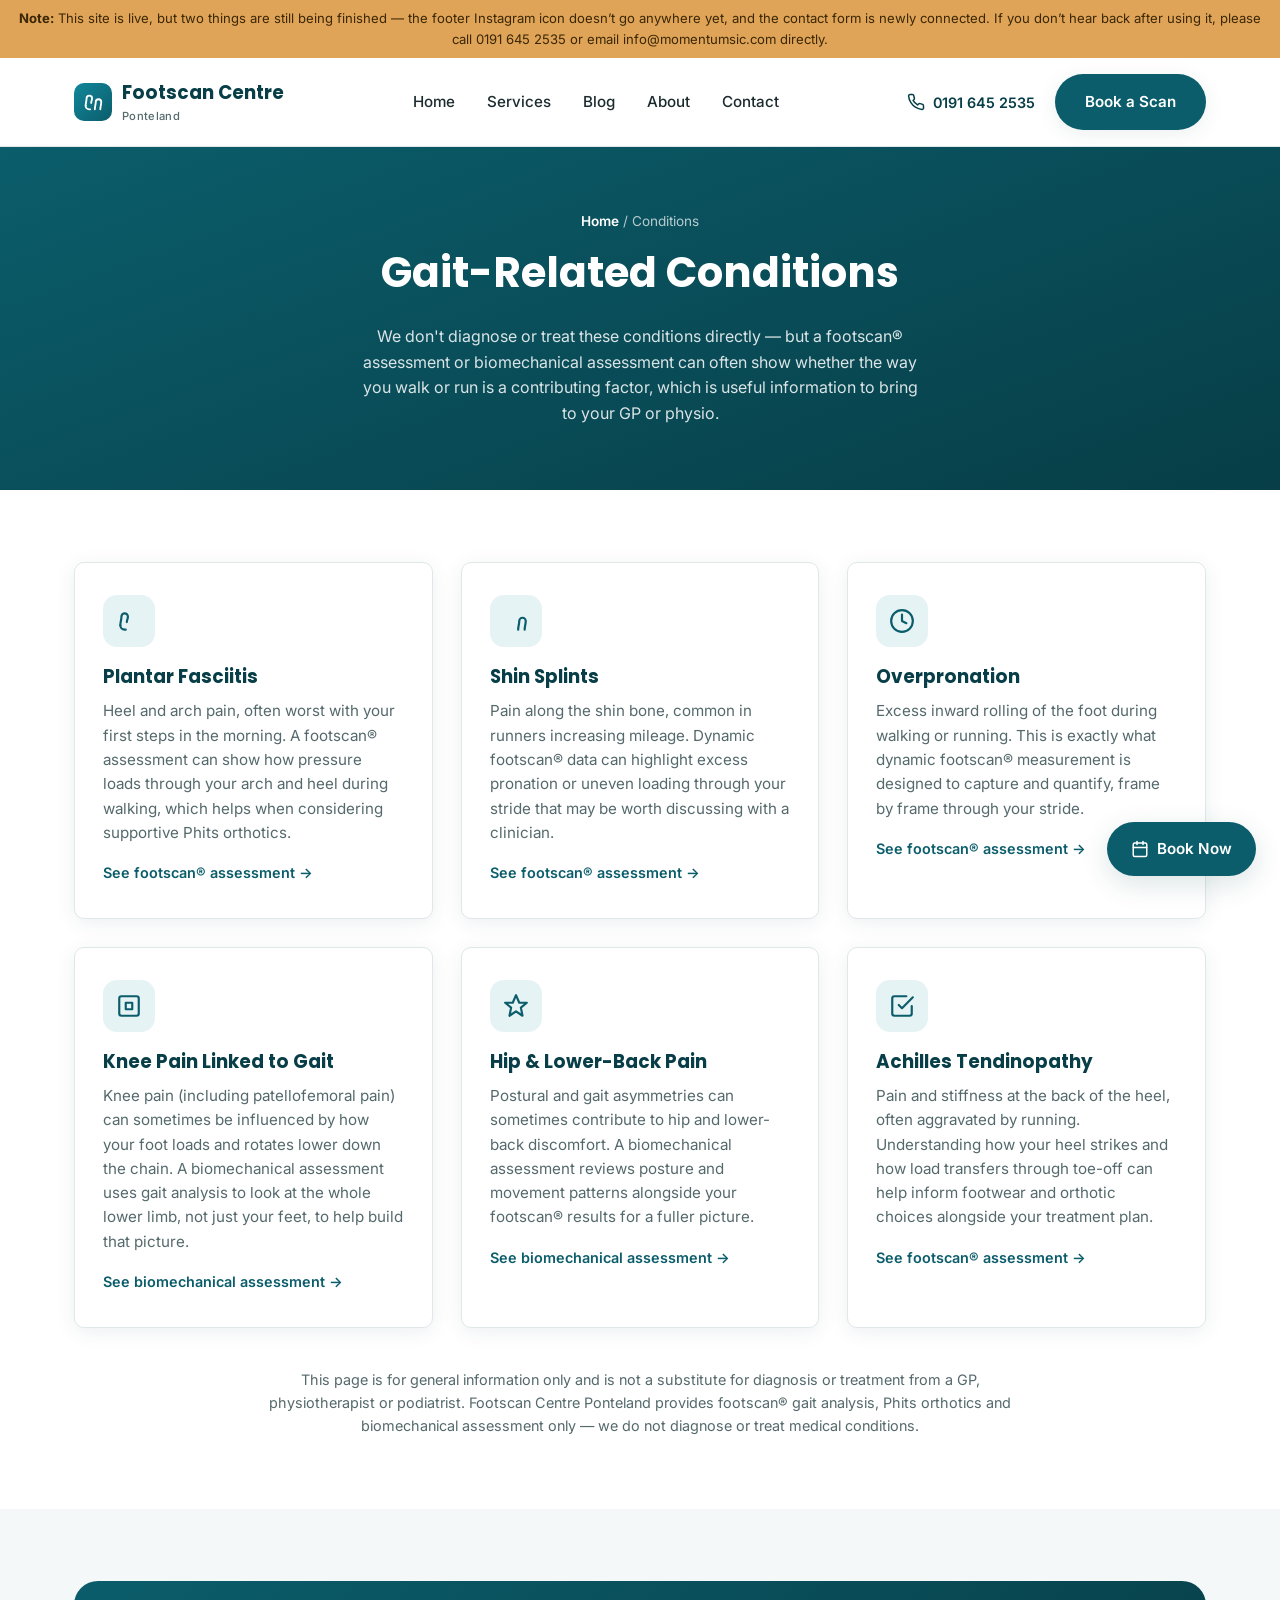
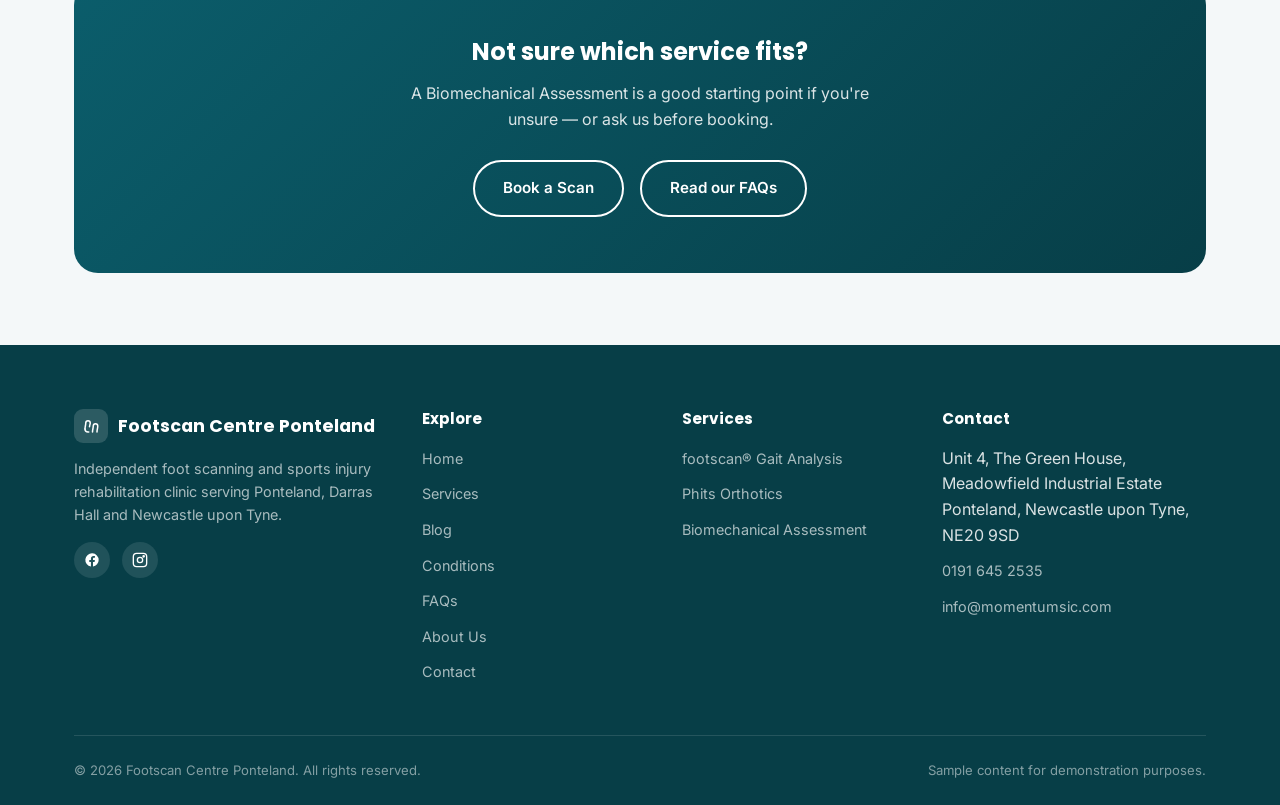
<file: conditions.html>
<!DOCTYPE html>
<html lang="en-GB">
<head>
<meta charset="UTF-8">
<meta name="viewport" content="width=device-width, initial-scale=1.0">
<title>Gait-Related Conditions | Footscan Centre Ponteland</title>
<meta name="description" content="How footscan® gait analysis and biomechanical assessment can help you understand plantar fasciitis, shin splints, overpronation and related pain.">
<link rel="canonical" href="https://www.footscancentreponteland.co.uk/conditions.html">
<link rel="icon" type="image/svg+xml" href="favicon.svg">
<meta property="og:type" content="website">
<meta property="og:site_name" content="Footscan Centre Ponteland">
<meta property="og:title" content="Gait-Related Conditions | Footscan Centre Ponteland">
<meta property="og:description" content="How footscan® gait analysis and biomechanical assessment can help you understand plantar fasciitis, shin splints, overpronation and related pain.">
<meta property="og:url" content="https://www.footscancentreponteland.co.uk/conditions.html">
<meta property="og:image" content="https://www.footscancentreponteland.co.uk/images/footscan-shoe.jpg">
<meta property="og:locale" content="en_GB">
<meta name="twitter:card" content="summary_large_image">
<meta name="twitter:title" content="Gait-Related Conditions | Footscan Centre Ponteland">
<meta name="twitter:description" content="How footscan® gait analysis and biomechanical assessment can help you understand plantar fasciitis, shin splints, overpronation and related pain.">
<meta name="twitter:image" content="https://www.footscancentreponteland.co.uk/images/footscan-shoe.jpg">
<link rel="preconnect" href="https://fonts.googleapis.com">
<link rel="preconnect" href="https://fonts.gstatic.com" crossorigin>
<link href="https://fonts.googleapis.com/css2?family=Inter:wght@400;500;600;700&family=Poppins:wght@600;700&display=swap" rel="stylesheet">
<link rel="stylesheet" href="css/style.css">
<script type="application/ld+json">
{
  "@context": "https://schema.org",
  "@type": "MedicalBusiness",
  "name": "Footscan Centre Ponteland",
  "description": "footscan® gait analysis, Phits 3D-printed orthotics and biomechanical assessments, delivered via Momentum Sports Injury Clinic in Ponteland, Newcastle upon Tyne.",
  "url": "https://www.footscancentreponteland.co.uk/",
  "telephone": "+441916452535",
  "email": "info@momentumsic.com",
  "priceRange": "££",
  "address": {
    "@type": "PostalAddress",
    "streetAddress": "Unit 4, The Green House, Meadowfield Industrial Estate",
    "addressLocality": "Ponteland",
    "addressRegion": "Newcastle upon Tyne",
    "postalCode": "NE20 9SD",
    "addressCountry": "GB"
  },
  "areaServed": ["Ponteland", "Darras Hall", "Newcastle upon Tyne"],
  "openingHoursSpecification": [
    { "@type": "OpeningHoursSpecification", "dayOfWeek": "Monday", "opens": "07:00", "closes": "20:00" },
    { "@type": "OpeningHoursSpecification", "dayOfWeek": "Tuesday", "opens": "08:00", "closes": "20:00" },
    { "@type": "OpeningHoursSpecification", "dayOfWeek": "Wednesday", "opens": "08:00", "closes": "16:00" },
    { "@type": "OpeningHoursSpecification", "dayOfWeek": "Thursday", "opens": "07:00", "closes": "20:00" },
    { "@type": "OpeningHoursSpecification", "dayOfWeek": "Friday", "opens": "08:00", "closes": "16:00" }
  ],
  "employee": [
    { "@type": "Person", "name": "Carl Bell", "jobTitle": "Physiotherapy Manager, HCPC & CSP Reg." },
    { "@type": "Person", "name": "Kate Disley", "jobTitle": "Sport Rehabilitator, BASRaT" }
  ]
}
</script>
</head>
<body>

<div class="demo-banner">
  <strong>Note:</strong> This site is live, but two things are still being finished — the footer Instagram icon doesn’t go anywhere yet, and the contact form is newly connected. If you don’t hear back after using it, please call <a href="tel:01916452535">0191 645 2535</a> or email <a href="mailto:info@momentumsic.com">info@momentumsic.com</a> directly.
</div>

<header class="site-header">
  <nav class="nav">
    <a href="index.html" class="nav-brand">
      <span class="logo-mark">
        <svg viewBox="0 0 24 24" fill="none" stroke="currentColor" stroke-width="2" stroke-linecap="round" stroke-linejoin="round"><path d="M4 16c0-3 1-5 1-8a3 3 0 0 1 6 0c0 2-1 3-1 5"/><path d="M14 20c0-3 1-5 1-8a3 3 0 0 1 6 0c0 3-1 5-1 8"/><path d="M4 16c0 2 1.5 4 4 4h1"/></svg>
      </span>
      <span>Footscan Centre<small>Ponteland</small></span>
    </a>
    <ul class="nav-links">
      <li><a href="index.html">Home</a></li>
      <li><a href="services.html">Services</a></li>
      <li><a href="blog.html">Blog</a></li>
      <li><a href="about.html">About</a></li>
      <li><a href="contact.html">Contact</a></li>
    </ul>
    <div class="nav-cta">
      <a href="tel:01916452535" class="nav-phone">
        <svg width="18" height="18" viewBox="0 0 24 24" fill="none" stroke="currentColor" stroke-width="2" stroke-linecap="round" stroke-linejoin="round"><path d="M22 16.92v3a2 2 0 0 1-2.18 2 19.79 19.79 0 0 1-8.63-3.07 19.5 19.5 0 0 1-6-6 19.79 19.79 0 0 1-3.07-8.67A2 2 0 0 1 4.11 2h3a2 2 0 0 1 2 1.72c.127.96.361 1.903.7 2.81a2 2 0 0 1-.45 2.11L8.09 9.91a16 16 0 0 0 6 6l1.27-1.27a2 2 0 0 1 2.11-.45c.907.339 1.85.573 2.81.7A2 2 0 0 1 22 16.92z"/></svg>
        0191 645 2535
      </a>
      <a href="book-appointment.html" class="btn btn-primary">Book a Scan</a>
      <button class="nav-toggle" aria-label="Toggle menu" aria-expanded="false">
        <span></span><span></span><span></span>
      </button>
    </div>
  </nav>
</header>

<main>

  <section class="page-hero">
    <div class="container">
      <div class="breadcrumb"><a href="index.html">Home</a> / Conditions</div>
      <h1>Gait-Related Conditions</h1>
      <p>We don't diagnose or treat these conditions directly — but a footscan® assessment or biomechanical assessment can often show whether the way you walk or run is a contributing factor, which is useful information to bring to your GP or physio.</p>
    </div>
  </section>

  <section>
    <div class="container">
      <div class="grid-3">

        <div class="card">
          <div class="icon-badge">
            <svg viewBox="0 0 24 24" fill="none" stroke="currentColor" stroke-width="2" stroke-linecap="round" stroke-linejoin="round"><path d="M4 16c0-3 1-5 1-8a3 3 0 0 1 6 0c0 2-1 3-1 5"/><path d="M4 16c0 2 1.5 4 4 4h1"/></svg>
          </div>
          <h3>Plantar Fasciitis</h3>
          <p>Heel and arch pain, often worst with your first steps in the morning. A footscan® assessment can show how pressure loads through your arch and heel during walking, which helps when considering supportive Phits orthotics.</p>
          <a href="services.html#scanning" class="card-link">See footscan® assessment &rarr;</a>
        </div>

        <div class="card">
          <div class="icon-badge">
            <svg viewBox="0 0 24 24" fill="none" stroke="currentColor" stroke-width="2" stroke-linecap="round" stroke-linejoin="round"><path d="M14 20c0-3 1-5 1-8a3 3 0 0 1 6 0c0 3-1 5-1 8"/></svg>
          </div>
          <h3>Shin Splints</h3>
          <p>Pain along the shin bone, common in runners increasing mileage. Dynamic footscan® data can highlight excess pronation or uneven loading through your stride that may be worth discussing with a clinician.</p>
          <a href="services.html#scanning" class="card-link">See footscan® assessment &rarr;</a>
        </div>

        <div class="card">
          <div class="icon-badge">
            <svg viewBox="0 0 24 24" fill="none" stroke="currentColor" stroke-width="2" stroke-linecap="round" stroke-linejoin="round"><circle cx="12" cy="12" r="10"/><path d="M12 6v6l4 2"/></svg>
          </div>
          <h3>Overpronation</h3>
          <p>Excess inward rolling of the foot during walking or running. This is exactly what dynamic footscan® measurement is designed to capture and quantify, frame by frame through your stride.</p>
          <a href="services.html#scanning" class="card-link">See footscan® assessment &rarr;</a>
        </div>

        <div class="card">
          <div class="icon-badge">
            <svg viewBox="0 0 24 24" fill="none" stroke="currentColor" stroke-width="2" stroke-linecap="round" stroke-linejoin="round"><rect x="3" y="3" width="18" height="18" rx="2"/><path d="M9 9h6v6H9z"/></svg>
          </div>
          <h3>Knee Pain Linked to Gait</h3>
          <p>Knee pain (including patellofemoral pain) can sometimes be influenced by how your foot loads and rotates lower down the chain. A biomechanical assessment uses gait analysis to look at the whole lower limb, not just your feet, to help build that picture.</p>
          <a href="services.html#biomechanics" class="card-link">See biomechanical assessment &rarr;</a>
        </div>

        <div class="card">
          <div class="icon-badge">
            <svg viewBox="0 0 24 24" fill="none" stroke="currentColor" stroke-width="2" stroke-linecap="round" stroke-linejoin="round"><path d="M12 2l3 7h7l-5.5 4.5L18 21l-6-4-6 4 1.5-7.5L2 9h7z"/></svg>
          </div>
          <h3>Hip &amp; Lower-Back Pain</h3>
          <p>Postural and gait asymmetries can sometimes contribute to hip and lower-back discomfort. A biomechanical assessment reviews posture and movement patterns alongside your footscan® results for a fuller picture.</p>
          <a href="services.html#biomechanics" class="card-link">See biomechanical assessment &rarr;</a>
        </div>

        <div class="card">
          <div class="icon-badge">
            <svg viewBox="0 0 24 24" fill="none" stroke="currentColor" stroke-width="2" stroke-linecap="round" stroke-linejoin="round"><path d="M9 11l3 3L22 4"/><path d="M21 12v7a2 2 0 0 1-2 2H5a2 2 0 0 1-2-2V5a2 2 0 0 1 2-2h11"/></svg>
          </div>
          <h3>Achilles Tendinopathy</h3>
          <p>Pain and stiffness at the back of the heel, often aggravated by running. Understanding how your heel strikes and how load transfers through toe-off can help inform footwear and orthotic choices alongside your treatment plan.</p>
          <a href="services.html#scanning" class="card-link">See footscan® assessment &rarr;</a>
        </div>

      </div>

      <p style="max-width: 760px; margin: 40px auto 0; text-align: center; color: var(--color-text-muted); font-size: 0.9rem;">This page is for general information only and is not a substitute for diagnosis or treatment from a GP, physiotherapist or podiatrist. Footscan Centre Ponteland provides footscan® gait analysis, Phits orthotics and biomechanical assessment only — we do not diagnose or treat medical conditions.</p>
    </div>
  </section>

  <section class="section-alt">
    <div class="container">
      <div class="cta-band">
        <h2>Not sure which service fits?</h2>
        <p>A Biomechanical Assessment is a good starting point if you're unsure — or ask us before booking.</p>
        <div class="cta-actions">
          <a href="book-appointment.html" class="btn btn-outline">Book a Scan</a>
          <a href="faq.html" class="btn btn-outline">Read our FAQs</a>
        </div>
      </div>
    </div>
  </section>

</main>

<footer class="site-footer">
  <div class="container">
    <div class="footer-grid">
      <div>
        <a href="index.html" class="footer-brand">
          <span class="logo-mark">
            <svg viewBox="0 0 24 24" fill="none" stroke="white" stroke-width="2" stroke-linecap="round" stroke-linejoin="round"><path d="M4 16c0-3 1-5 1-8a3 3 0 0 1 6 0c0 2-1 3-1 5"/><path d="M14 20c0-3 1-5 1-8a3 3 0 0 1 6 0c0 3-1 5-1 8"/><path d="M4 16c0 2 1.5 4 4 4h1"/></svg>
          </span>
          Footscan Centre Ponteland
        </a>
        <p>Independent foot scanning and sports injury rehabilitation clinic serving Ponteland, Darras Hall and Newcastle upon Tyne.</p>
        <div class="footer-social">
          <a href="https://www.facebook.com/share/1DdbLqZMXb/?mibextid=wwXIfr" target="_blank" rel="noopener" aria-label="Facebook"><svg viewBox="0 0 24 24" fill="white"><path d="M22 12a10 10 0 1 0-11.6 9.9v-7H7.9V12h2.5V9.8c0-2.5 1.5-3.9 3.8-3.9 1.1 0 2.2.2 2.2.2v2.4h-1.3c-1.2 0-1.6.8-1.6 1.6V12h2.8l-.4 2.9h-2.4v7A10 10 0 0 0 22 12z"/></svg></a>
          <a href="#" aria-label="Instagram"><svg viewBox="0 0 24 24" fill="none" stroke="white" stroke-width="2"><rect x="2" y="2" width="20" height="20" rx="5"/><circle cx="12" cy="12" r="4"/><circle cx="17.5" cy="6.5" r="1"/></svg></a>
        </div>
      </div>
      <div class="footer-col">
        <h4>Explore</h4>
        <ul>
          <li><a href="index.html">Home</a></li>
          <li><a href="services.html">Services</a></li>
          <li><a href="blog.html">Blog</a></li>
          <li><a href="conditions.html">Conditions</a></li>
          <li><a href="faq.html">FAQs</a></li>
          <li><a href="about.html">About Us</a></li>
          <li><a href="contact.html">Contact</a></li>
        </ul>
      </div>
      <div class="footer-col">
        <h4>Services</h4>
        <ul>
          <li><a href="services.html#scanning">footscan&reg; Gait Analysis</a></li>
          <li><a href="services.html#orthotics">Phits Orthotics</a></li>
          <li><a href="services.html#biomechanics">Biomechanical Assessment</a></li>
        </ul>
      </div>
      <div class="footer-col">
        <h4>Contact</h4>
        <ul>
          <li>Unit 4, The Green House, Meadowfield Industrial Estate<br>Ponteland, Newcastle upon Tyne, NE20 9SD</li>
          <li><a href="tel:01916452535">0191 645 2535</a></li>
          <li><a href="mailto:info@momentumsic.com">info@momentumsic.com</a></li>
        </ul>
      </div>
    </div>
    <div class="footer-bottom">
      <span>&copy; <span data-year></span> Footscan Centre Ponteland. All rights reserved.</span>
      <span>Sample content for demonstration purposes.</span>
    </div>
  </div>
</footer>

<a href="book-appointment.html" class="floating-book-btn" aria-label="Book Now">
  <svg viewBox="0 0 24 24" fill="none" stroke="currentColor" stroke-width="2" stroke-linecap="round" stroke-linejoin="round"><rect x="3" y="4" width="18" height="18" rx="2" ry="2"/><line x1="16" y1="2" x2="16" y2="6"/><line x1="8" y1="2" x2="8" y2="6"/><line x1="3" y1="10" x2="21" y2="10"/></svg>
  <span>Book Now</span>
</a>

<script src="js/script.js"></script>
</body>
</html>
</file>
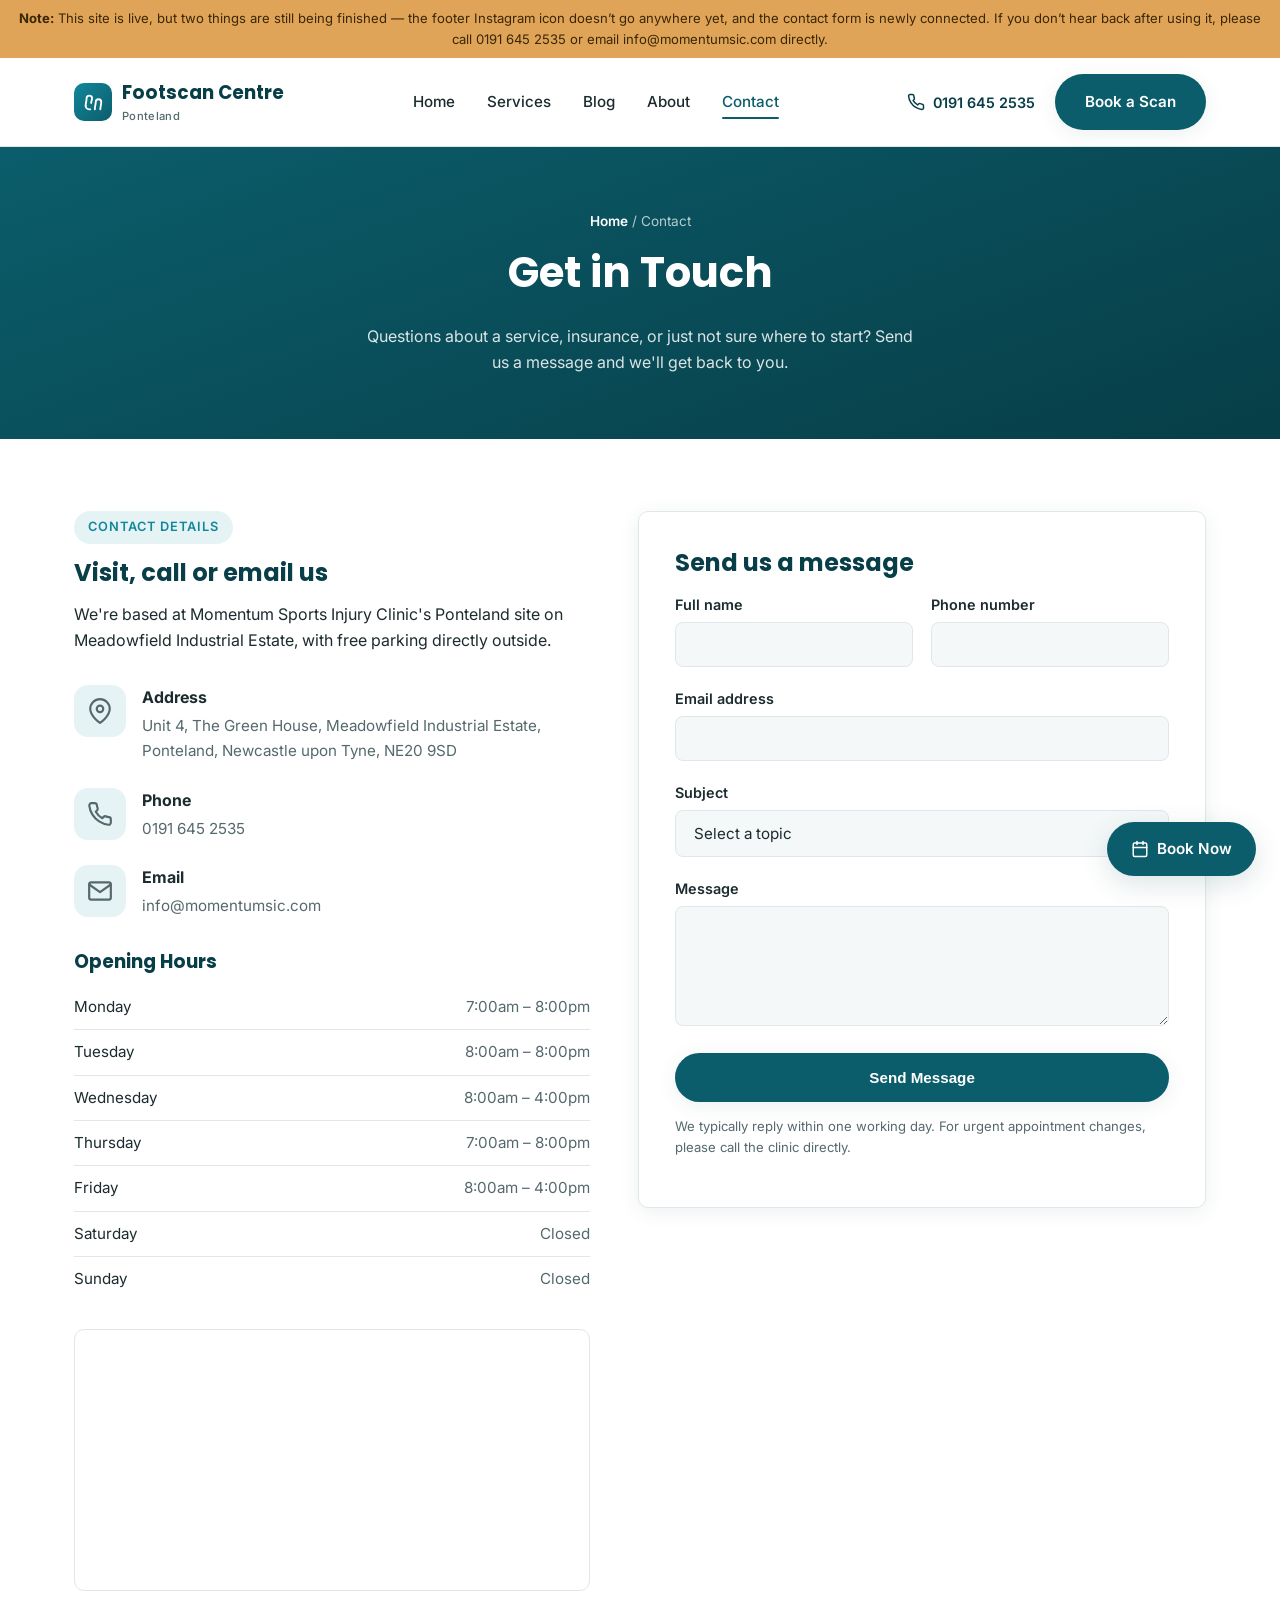
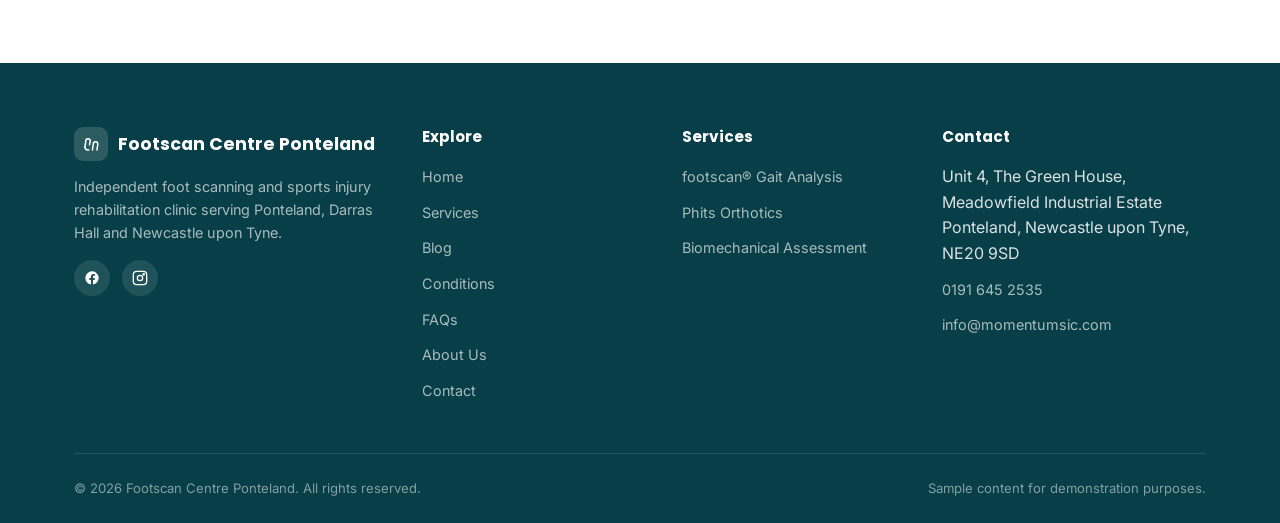
<file: contact.html>
<!DOCTYPE html>
<html lang="en-GB">
<head>
<meta charset="UTF-8">
<meta name="viewport" content="width=device-width, initial-scale=1.0">
<title>Contact Us | Footscan Centre Ponteland</title>
<meta name="description" content="Get in touch with Footscan Centre Ponteland — address, phone, email, opening hours and a contact form.">
<link rel="canonical" href="https://www.footscancentreponteland.co.uk/contact.html">
<link rel="icon" type="image/svg+xml" href="favicon.svg">
<meta property="og:type" content="website">
<meta property="og:site_name" content="Footscan Centre Ponteland">
<meta property="og:title" content="Contact Us | Footscan Centre Ponteland">
<meta property="og:description" content="Get in touch with Footscan Centre Ponteland — address, phone, email, opening hours and a contact form.">
<meta property="og:url" content="https://www.footscancentreponteland.co.uk/contact.html">
<meta property="og:image" content="https://www.footscancentreponteland.co.uk/images/footscan-hero.jpg">
<meta property="og:locale" content="en_GB">
<meta name="twitter:card" content="summary_large_image">
<meta name="twitter:title" content="Contact Us | Footscan Centre Ponteland">
<meta name="twitter:description" content="Get in touch with Footscan Centre Ponteland — address, phone, email, opening hours and a contact form.">
<meta name="twitter:image" content="https://www.footscancentreponteland.co.uk/images/footscan-hero.jpg">
<link rel="preconnect" href="https://fonts.googleapis.com">
<link rel="preconnect" href="https://fonts.gstatic.com" crossorigin>
<link href="https://fonts.googleapis.com/css2?family=Inter:wght@400;500;600;700&family=Poppins:wght@600;700&display=swap" rel="stylesheet">
<link rel="stylesheet" href="css/style.css">
<script type="application/ld+json">
{
  "@context": "https://schema.org",
  "@type": "MedicalBusiness",
  "name": "Footscan Centre Ponteland",
  "description": "footscan® gait analysis, Phits 3D-printed orthotics and biomechanical assessments, delivered via Momentum Sports Injury Clinic in Ponteland, Newcastle upon Tyne.",
  "url": "https://www.footscancentreponteland.co.uk/",
  "telephone": "+441916452535",
  "email": "info@momentumsic.com",
  "priceRange": "££",
  "address": {
    "@type": "PostalAddress",
    "streetAddress": "Unit 4, The Green House, Meadowfield Industrial Estate",
    "addressLocality": "Ponteland",
    "addressRegion": "Newcastle upon Tyne",
    "postalCode": "NE20 9SD",
    "addressCountry": "GB"
  },
  "areaServed": [
    "Ponteland",
    "Darras Hall",
    "Newcastle upon Tyne"
  ],
  "openingHoursSpecification": [
    {
      "@type": "OpeningHoursSpecification",
      "dayOfWeek": "Monday",
      "opens": "07:00",
      "closes": "20:00"
    },
    {
      "@type": "OpeningHoursSpecification",
      "dayOfWeek": "Tuesday",
      "opens": "08:00",
      "closes": "20:00"
    },
    {
      "@type": "OpeningHoursSpecification",
      "dayOfWeek": "Wednesday",
      "opens": "08:00",
      "closes": "16:00"
    },
    {
      "@type": "OpeningHoursSpecification",
      "dayOfWeek": "Thursday",
      "opens": "07:00",
      "closes": "20:00"
    },
    {
      "@type": "OpeningHoursSpecification",
      "dayOfWeek": "Friday",
      "opens": "08:00",
      "closes": "16:00"
    }
  ],
  "employee": [
    {
      "@type": "Person",
      "name": "Carl Bell",
      "jobTitle": "Physiotherapy Manager, HCPC & CSP Reg."
    },
    {
      "@type": "Person",
      "name": "Kate Disley",
      "jobTitle": "Sport Rehabilitator, BASRaT"
    }
  ]
}
</script>
</head>
<body>

<div class="demo-banner">
  <strong>Note:</strong> This site is live, but two things are still being finished — the footer Instagram icon doesn’t go anywhere yet, and the contact form is newly connected. If you don’t hear back after using it, please call <a href="tel:01916452535">0191 645 2535</a> or email <a href="mailto:info@momentumsic.com">info@momentumsic.com</a> directly.
</div>

<header class="site-header">
  <nav class="nav">
    <a href="index.html" class="nav-brand">
      <span class="logo-mark">
        <svg viewBox="0 0 24 24" fill="none" stroke="currentColor" stroke-width="2" stroke-linecap="round" stroke-linejoin="round"><path d="M4 16c0-3 1-5 1-8a3 3 0 0 1 6 0c0 2-1 3-1 5"/><path d="M14 20c0-3 1-5 1-8a3 3 0 0 1 6 0c0 3-1 5-1 8"/><path d="M4 16c0 2 1.5 4 4 4h1"/></svg>
      </span>
      <span>Footscan Centre<small>Ponteland</small></span>
    </a>
    <ul class="nav-links">
      <li><a href="index.html">Home</a></li>
      <li><a href="services.html">Services</a></li>
      <li><a href="blog.html">Blog</a></li>
      <li><a href="about.html">About</a></li>
      <li><a href="contact.html">Contact</a></li>
    </ul>
    <div class="nav-cta">
      <a href="tel:01916452535" class="nav-phone">
        <svg width="18" height="18" viewBox="0 0 24 24" fill="none" stroke="currentColor" stroke-width="2" stroke-linecap="round" stroke-linejoin="round"><path d="M22 16.92v3a2 2 0 0 1-2.18 2 19.79 19.79 0 0 1-8.63-3.07 19.5 19.5 0 0 1-6-6 19.79 19.79 0 0 1-3.07-8.67A2 2 0 0 1 4.11 2h3a2 2 0 0 1 2 1.72c.127.96.361 1.903.7 2.81a2 2 0 0 1-.45 2.11L8.09 9.91a16 16 0 0 0 6 6l1.27-1.27a2 2 0 0 1 2.11-.45c.907.339 1.85.573 2.81.7A2 2 0 0 1 22 16.92z"/></svg>
        0191 645 2535
      </a>
      <a href="book-appointment.html" class="btn btn-primary">Book a Scan</a>
      <button class="nav-toggle" aria-label="Toggle menu" aria-expanded="false">
        <span></span><span></span><span></span>
      </button>
    </div>
  </nav>
</header>

<main>

  <section class="page-hero">
    <div class="container">
      <div class="breadcrumb"><a href="index.html">Home</a> / Contact</div>
      <h1>Get in Touch</h1>
      <p>Questions about a service, insurance, or just not sure where to start? Send us a message and we'll get back to you.</p>
    </div>
  </section>

  <section>
    <div class="container">
      <div class="contact-layout">

        <div>
          <span class="eyebrow">Contact details</span>
          <h2>Visit, call or email us</h2>
          <p>We're based at Momentum Sports Injury Clinic's Ponteland site on Meadowfield Industrial Estate, with free parking directly outside.</p>

          <ul class="contact-info-list">
            <li>
              <span class="icon-badge">
                <svg viewBox="0 0 24 24" fill="none" stroke="currentColor" stroke-width="2" stroke-linecap="round" stroke-linejoin="round"><path d="M21 10c0 7-9 13-9 13s-9-6-9-13a9 9 0 0 1 18 0z"/><circle cx="12" cy="10" r="3"/></svg>
              </span>
              <div>
                <strong>Address</strong>
                <span>Unit 4, The Green House, Meadowfield Industrial Estate, Ponteland, Newcastle upon Tyne, NE20 9SD</span>
              </div>
            </li>
            <li>
              <span class="icon-badge">
                <svg viewBox="0 0 24 24" fill="none" stroke="currentColor" stroke-width="2" stroke-linecap="round" stroke-linejoin="round"><path d="M22 16.92v3a2 2 0 0 1-2.18 2 19.79 19.79 0 0 1-8.63-3.07 19.5 19.5 0 0 1-6-6 19.79 19.79 0 0 1-3.07-8.67A2 2 0 0 1 4.11 2h3a2 2 0 0 1 2 1.72c.127.96.361 1.903.7 2.81a2 2 0 0 1-.45 2.11L8.09 9.91a16 16 0 0 0 6 6l1.27-1.27a2 2 0 0 1 2.11-.45c.907.339 1.85.573 2.81.7A2 2 0 0 1 22 16.92z"/></svg>
              </span>
              <div>
                <strong>Phone</strong>
                <a href="tel:01916452535">0191 645 2535</a>
              </div>
            </li>
            <li>
              <span class="icon-badge">
                <svg viewBox="0 0 24 24" fill="none" stroke="currentColor" stroke-width="2" stroke-linecap="round" stroke-linejoin="round"><path d="M4 4h16c1.1 0 2 .9 2 2v12c0 1.1-.9 2-2 2H4c-1.1 0-2-.9-2-2V6c0-1.1.9-2 2-2z"/><path d="M22 6l-10 7L2 6"/></svg>
              </span>
              <div>
                <strong>Email</strong>
                <a href="mailto:info@momentumsic.com">info@momentumsic.com</a>
              </div>
            </li>
          </ul>

          <h3 style="margin-top: 32px;">Opening Hours</h3>
          <table class="hours-table">
            <tr><td>Monday</td><td>7:00am – 8:00pm</td></tr>
            <tr><td>Tuesday</td><td>8:00am – 8:00pm</td></tr>
            <tr><td>Wednesday</td><td>8:00am – 4:00pm</td></tr>
            <tr><td>Thursday</td><td>7:00am – 8:00pm</td></tr>
            <tr><td>Friday</td><td>8:00am – 4:00pm</td></tr>
            <tr><td>Saturday</td><td>Closed</td></tr>
            <tr><td>Sunday</td><td>Closed</td></tr>
          </table>

          <div class="map-embed">
            <iframe
              src="https://www.openstreetmap.org/export/embed.html?bbox=-1.7580%2C55.0470%2C-1.7420%2C55.0570&amp;layer=mapnik&amp;marker=55.0518%2C-1.7500"
              title="Map showing Meadowfield Industrial Estate, Ponteland, Newcastle upon Tyne"
              loading="lazy">
            </iframe>
          </div>
        </div>

        <div class="form-card">
          <h2>Send us a message</h2>
          <div class="form-success" id="form-success">
            Thanks for your message! We'll get back to you within one working day.
          </div>
          <div class="form-error-general" id="form-error-general">
            Something went wrong sending your message. Please call <a href="tel:01916452535">0191 645 2535</a> or email <a href="mailto:info@momentumsic.com">info@momentumsic.com</a> directly.
          </div>
          <form id="booking-form" novalidate action="https://formsubmit.co/ajax/info@momentumsic.com" method="POST">
            <input type="hidden" name="_subject" value="New enquiry from Footscan Centre Ponteland website">
            <input type="hidden" name="_template" value="table">
            <input type="hidden" name="_captcha" value="false">
            <input type="text" name="_honey" style="display:none" tabindex="-1" autocomplete="off">
            <div class="form-row">
              <div class="form-group">
                <label for="c-name">Full name</label>
                <input type="text" id="c-name" name="name" required>
                <span class="form-error">Please enter your name.</span>
              </div>
              <div class="form-group">
                <label for="c-phone">Phone number</label>
                <input type="tel" id="c-phone" name="phone" required>
                <span class="form-error">Please enter a valid phone number.</span>
              </div>
            </div>
            <div class="form-group">
              <label for="c-email">Email address</label>
              <input type="email" id="c-email" name="email" required>
              <span class="form-error">Please enter a valid email address.</span>
            </div>
            <div class="form-group">
              <label for="c-subject">Subject</label>
              <select id="c-subject" name="subject" required>
                <option value="">Select a topic</option>
                <option value="general">General enquiry</option>
                <option value="booking">Booking question</option>
                <option value="pricing">Pricing &amp; insurance</option>
                <option value="other">Other</option>
              </select>
              <span class="form-error">Please select a topic.</span>
            </div>
            <div class="form-group">
              <label for="c-message">Message</label>
              <textarea id="c-message" name="message" required></textarea>
              <span class="form-error">Please enter a message.</span>
            </div>
            <button type="submit" class="btn btn-primary btn-block">Send Message</button>
            <p class="form-note">We typically reply within one working day. For urgent appointment changes, please call the clinic directly.</p>
          </form>
        </div>

      </div>
    </div>
  </section>

</main>

<footer class="site-footer">
  <div class="container">
    <div class="footer-grid">
      <div>
        <a href="index.html" class="footer-brand">
          <span class="logo-mark">
            <svg viewBox="0 0 24 24" fill="none" stroke="white" stroke-width="2" stroke-linecap="round" stroke-linejoin="round"><path d="M4 16c0-3 1-5 1-8a3 3 0 0 1 6 0c0 2-1 3-1 5"/><path d="M14 20c0-3 1-5 1-8a3 3 0 0 1 6 0c0 3-1 5-1 8"/><path d="M4 16c0 2 1.5 4 4 4h1"/></svg>
          </span>
          Footscan Centre Ponteland
        </a>
        <p>Independent foot scanning and sports injury rehabilitation clinic serving Ponteland, Darras Hall and Newcastle upon Tyne.</p>
        <div class="footer-social">
          <a href="https://www.facebook.com/share/1DdbLqZMXb/?mibextid=wwXIfr" target="_blank" rel="noopener" aria-label="Facebook"><svg viewBox="0 0 24 24" fill="white"><path d="M22 12a10 10 0 1 0-11.6 9.9v-7H7.9V12h2.5V9.8c0-2.5 1.5-3.9 3.8-3.9 1.1 0 2.2.2 2.2.2v2.4h-1.3c-1.2 0-1.6.8-1.6 1.6V12h2.8l-.4 2.9h-2.4v7A10 10 0 0 0 22 12z"/></svg></a>
          <a href="#" aria-label="Instagram"><svg viewBox="0 0 24 24" fill="none" stroke="white" stroke-width="2"><rect x="2" y="2" width="20" height="20" rx="5"/><circle cx="12" cy="12" r="4"/><circle cx="17.5" cy="6.5" r="1"/></svg></a>
        </div>
      </div>
      <div class="footer-col">
        <h4>Explore</h4>
        <ul>
          <li><a href="index.html">Home</a></li>
          <li><a href="services.html">Services</a></li>
          <li><a href="blog.html">Blog</a></li>
          <li><a href="conditions.html">Conditions</a></li>
          <li><a href="faq.html">FAQs</a></li>
          <li><a href="about.html">About Us</a></li>
          <li><a href="contact.html">Contact</a></li>
        </ul>
      </div>
      <div class="footer-col">
        <h4>Services</h4>
        <ul>
          <li><a href="services.html#scanning">footscan&reg; Gait Analysis</a></li>
          <li><a href="services.html#orthotics">Phits Orthotics</a></li>
          <li><a href="services.html#biomechanics">Biomechanical Assessment</a></li>
        </ul>
      </div>
      <div class="footer-col">
        <h4>Contact</h4>
        <ul>
          <li>Unit 4, The Green House, Meadowfield Industrial Estate<br>Ponteland, Newcastle upon Tyne, NE20 9SD</li>
          <li><a href="tel:01916452535">0191 645 2535</a></li>
          <li><a href="mailto:info@momentumsic.com">info@momentumsic.com</a></li>
        </ul>
      </div>
    </div>
    <div class="footer-bottom">
      <span>&copy; <span data-year></span> Footscan Centre Ponteland. All rights reserved.</span>
      <span>Sample content for demonstration purposes.</span>
    </div>
  </div>
</footer>

<a href="book-appointment.html" class="floating-book-btn" aria-label="Book Now">
  <svg viewBox="0 0 24 24" fill="none" stroke="currentColor" stroke-width="2" stroke-linecap="round" stroke-linejoin="round"><rect x="3" y="4" width="18" height="18" rx="2" ry="2"/><line x1="16" y1="2" x2="16" y2="6"/><line x1="8" y1="2" x2="8" y2="6"/><line x1="3" y1="10" x2="21" y2="10"/></svg>
  <span>Book Now</span>
</a>

<script src="js/script.js"></script>
</body>
</html>
</file>
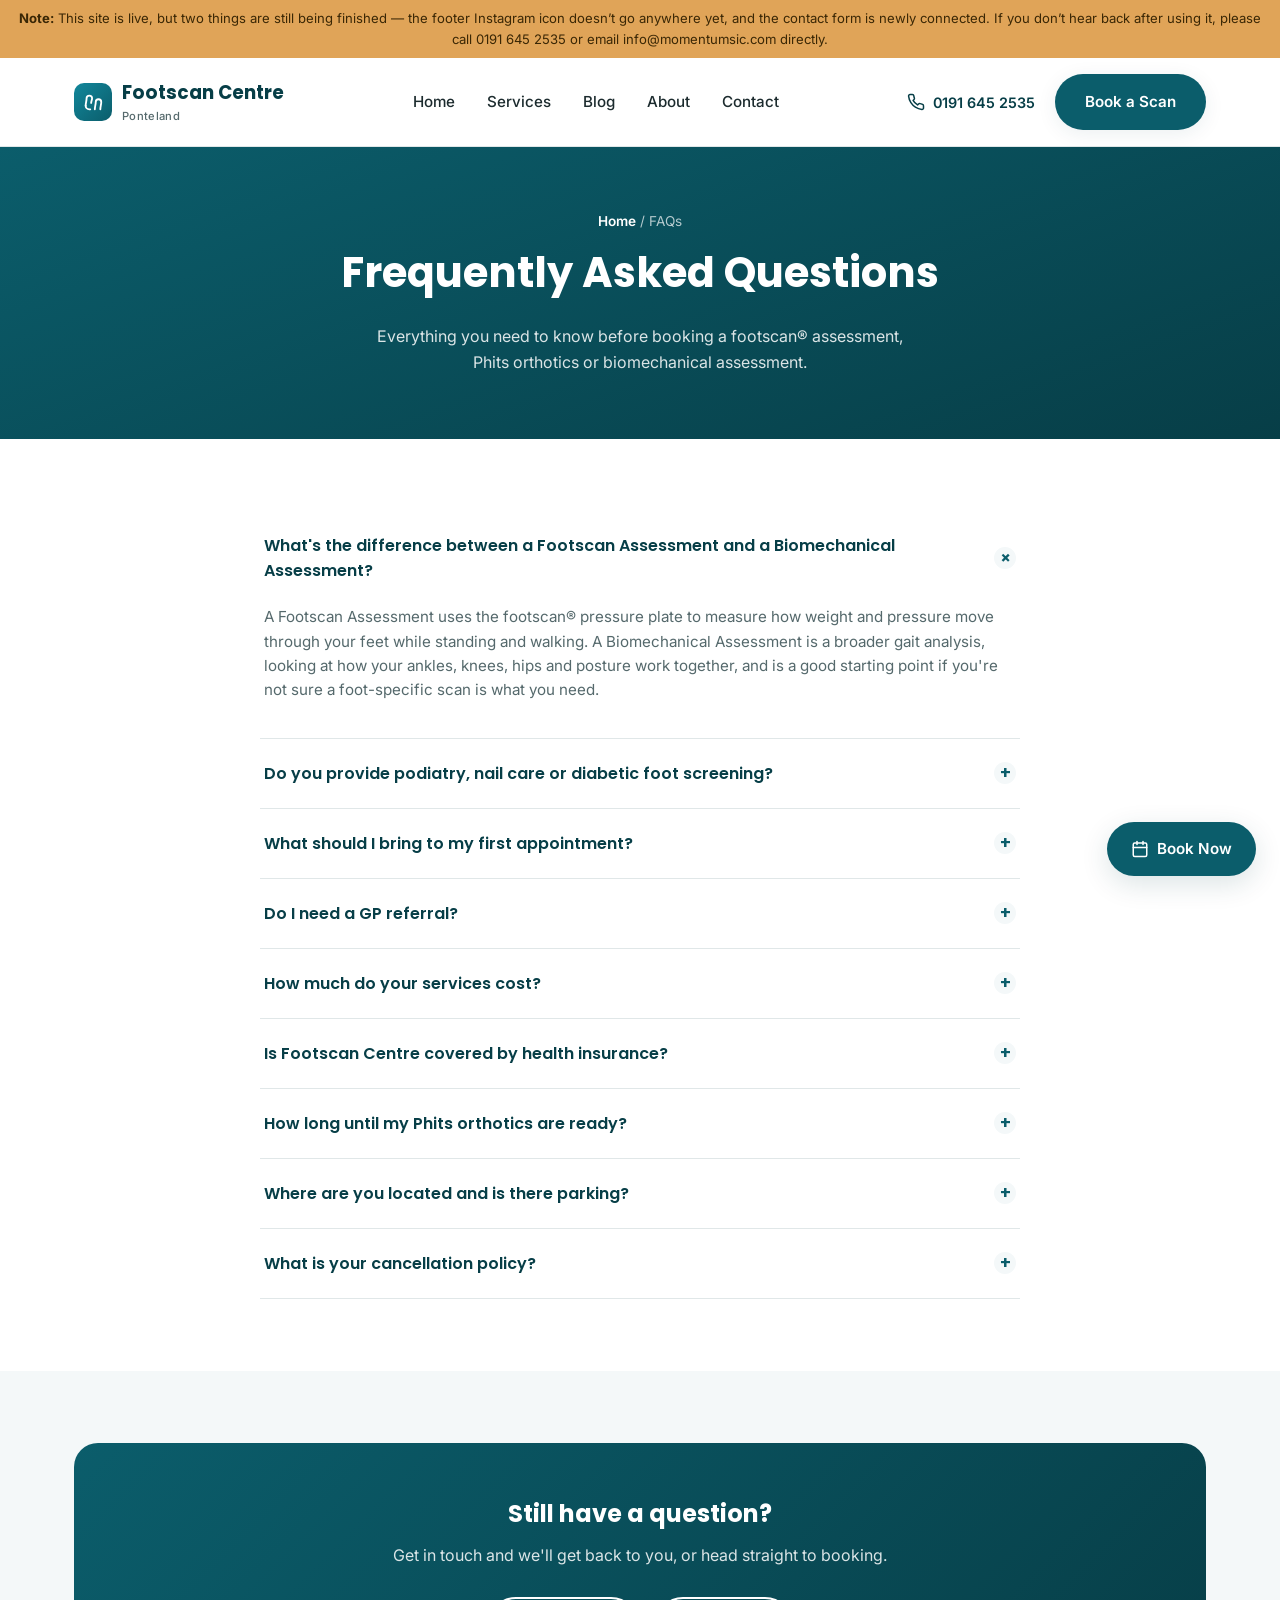
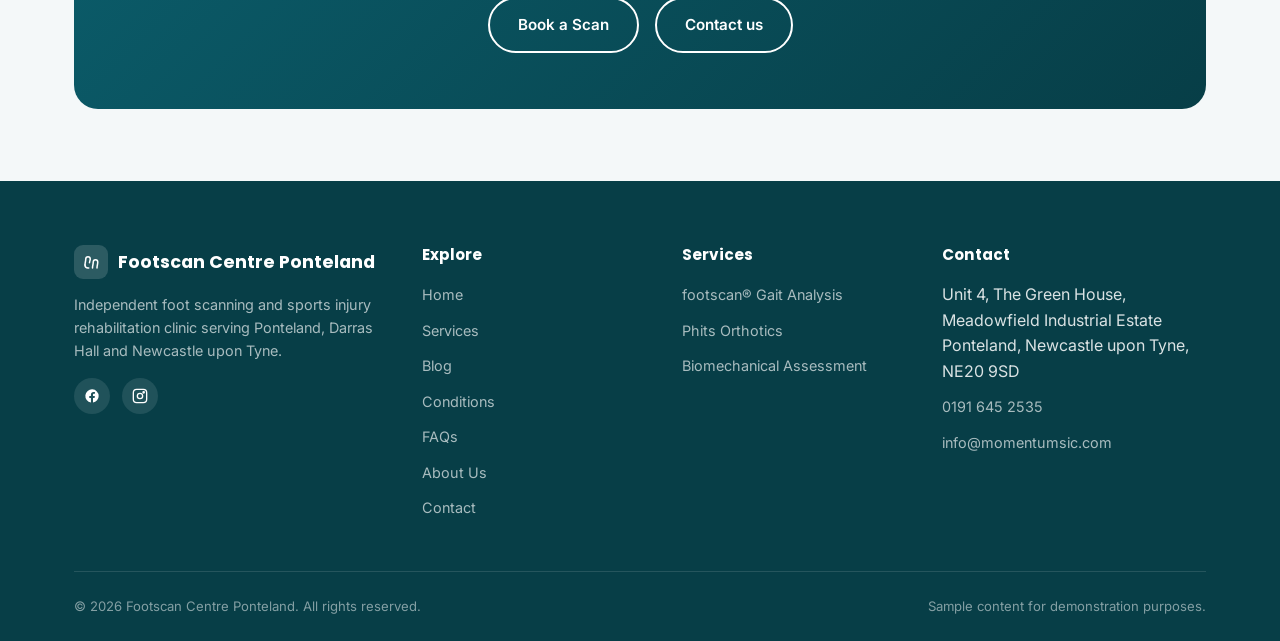
<file: faq.html>
<!DOCTYPE html>
<html lang="en-GB">
<head>
<meta charset="UTF-8">
<meta name="viewport" content="width=device-width, initial-scale=1.0">
<title>FAQs | Footscan Centre Ponteland</title>
<meta name="description" content="Answers to common questions about footscan® assessments, Phits orthotics and biomechanical assessments at Footscan Centre Ponteland.">
<link rel="canonical" href="https://www.footscancentreponteland.co.uk/faq.html">
<link rel="icon" type="image/svg+xml" href="favicon.svg">
<meta property="og:type" content="website">
<meta property="og:site_name" content="Footscan Centre Ponteland">
<meta property="og:title" content="FAQs | Footscan Centre Ponteland">
<meta property="og:description" content="Answers to common questions about footscan® assessments, Phits orthotics and biomechanical assessments at Footscan Centre Ponteland.">
<meta property="og:url" content="https://www.footscancentreponteland.co.uk/faq.html">
<meta property="og:image" content="https://www.footscancentreponteland.co.uk/images/footscan-hero.jpg">
<meta property="og:locale" content="en_GB">
<meta name="twitter:card" content="summary_large_image">
<meta name="twitter:title" content="FAQs | Footscan Centre Ponteland">
<meta name="twitter:description" content="Answers to common questions about footscan® assessments, Phits orthotics and biomechanical assessments at Footscan Centre Ponteland.">
<meta name="twitter:image" content="https://www.footscancentreponteland.co.uk/images/footscan-hero.jpg">
<link rel="preconnect" href="https://fonts.googleapis.com">
<link rel="preconnect" href="https://fonts.gstatic.com" crossorigin>
<link href="https://fonts.googleapis.com/css2?family=Inter:wght@400;500;600;700&family=Poppins:wght@600;700&display=swap" rel="stylesheet">
<link rel="stylesheet" href="css/style.css">
<script type="application/ld+json">
{
  "@context": "https://schema.org",
  "@type": "MedicalBusiness",
  "name": "Footscan Centre Ponteland",
  "description": "footscan® gait analysis, Phits 3D-printed orthotics and biomechanical assessments, delivered via Momentum Sports Injury Clinic in Ponteland, Newcastle upon Tyne.",
  "url": "https://www.footscancentreponteland.co.uk/",
  "telephone": "+441916452535",
  "email": "info@momentumsic.com",
  "priceRange": "££",
  "address": {
    "@type": "PostalAddress",
    "streetAddress": "Unit 4, The Green House, Meadowfield Industrial Estate",
    "addressLocality": "Ponteland",
    "addressRegion": "Newcastle upon Tyne",
    "postalCode": "NE20 9SD",
    "addressCountry": "GB"
  },
  "areaServed": ["Ponteland", "Darras Hall", "Newcastle upon Tyne"],
  "openingHoursSpecification": [
    { "@type": "OpeningHoursSpecification", "dayOfWeek": "Monday", "opens": "07:00", "closes": "20:00" },
    { "@type": "OpeningHoursSpecification", "dayOfWeek": "Tuesday", "opens": "08:00", "closes": "20:00" },
    { "@type": "OpeningHoursSpecification", "dayOfWeek": "Wednesday", "opens": "08:00", "closes": "16:00" },
    { "@type": "OpeningHoursSpecification", "dayOfWeek": "Thursday", "opens": "07:00", "closes": "20:00" },
    { "@type": "OpeningHoursSpecification", "dayOfWeek": "Friday", "opens": "08:00", "closes": "16:00" }
  ],
  "employee": [
    { "@type": "Person", "name": "Carl Bell", "jobTitle": "Physiotherapy Manager, HCPC & CSP Reg." },
    { "@type": "Person", "name": "Kate Disley", "jobTitle": "Sport Rehabilitator, BASRaT" }
  ]
}
</script>
<script type="application/ld+json">
{
  "@context": "https://schema.org",
  "@type": "FAQPage",
  "mainEntity": [
    {
      "@type": "Question",
      "name": "What's the difference between a Footscan Assessment and a Biomechanical Assessment?",
      "acceptedAnswer": {
        "@type": "Answer",
        "text": "A Footscan Assessment uses the footscan® pressure plate to measure how weight and pressure move through your feet while standing and walking. A Biomechanical Assessment is a broader gait analysis, looking at how your ankles, knees, hips and posture work together, and is a good starting point if you're not sure a foot-specific scan is what you need."
      }
    },
    {
      "@type": "Question",
      "name": "Do you provide podiatry, nail care or diabetic foot screening?",
      "acceptedAnswer": {
        "@type": "Answer",
        "text": "No. Footscan Centre Ponteland offers three services only: footscan® gait analysis, Phits 3D-printed orthotics and biomechanical assessment. We don't provide podiatry, nail or skin care, or diabetic at-risk foot screening — if you need those services, your GP practice or a registered podiatrist can help."
      }
    },
    {
      "@type": "Question",
      "name": "What should I bring to my first appointment?",
      "acceptedAnswer": {
        "@type": "Answer",
        "text": "Please bring the shoes you wear most often (including sports trainers, if relevant) and any existing insoles or orthotics, so we can compare them against your footscan® results."
      }
    },
    {
      "@type": "Question",
      "name": "Do I need a GP referral?",
      "acceptedAnswer": {
        "@type": "Answer",
        "text": "No referral is needed — you can book directly. If you have a referral letter from your GP or physiotherapist, please bring it along or email it to us in advance."
      }
    },
    {
      "@type": "Question",
      "name": "How much do your services cost?",
      "acceptedAnswer": {
        "@type": "Answer",
        "text": "A Footscan Assessment is £90 (around 45 minutes), Phits Orthotics are £240 per pair, and a Biomechanical Assessment is £80 (around 60 minutes). Each service is booked and charged separately via Momentum Sports Injury Clinic."
      }
    },
    {
      "@type": "Question",
      "name": "Is Footscan Centre covered by health insurance?",
      "acceptedAnswer": {
        "@type": "Answer",
        "text": "Many major health insurers cover physiotherapy and sports rehabilitation assessments — please check directly with your provider. We can provide an itemised invoice for you to claim back."
      }
    },
    {
      "@type": "Question",
      "name": "How long until my Phits orthotics are ready?",
      "acceptedAnswer": {
        "@type": "Answer",
        "text": "Phits orthotics are typically ready for collection or fitting within 2–3 weeks of your footscan® appointment, once your design has been 3D printed."
      }
    },
    {
      "@type": "Question",
      "name": "Where are you located and is there parking?",
      "acceptedAnswer": {
        "@type": "Answer",
        "text": "We're based at Unit 4, The Green House, Meadowfield Industrial Estate, Ponteland, Newcastle upon Tyne, NE20 9SD, inside Momentum Sports Injury Clinic. Free on-site parking is available."
      }
    },
    {
      "@type": "Question",
      "name": "What is your cancellation policy?",
      "acceptedAnswer": {
        "@type": "Answer",
        "text": "We kindly ask for at least 24 hours' notice if you need to cancel or reschedule, so we can offer the slot to another patient."
      }
    }
  ]
}
</script>
</head>
<body>

<div class="demo-banner">
  <strong>Note:</strong> This site is live, but two things are still being finished — the footer Instagram icon doesn’t go anywhere yet, and the contact form is newly connected. If you don’t hear back after using it, please call <a href="tel:01916452535">0191 645 2535</a> or email <a href="mailto:info@momentumsic.com">info@momentumsic.com</a> directly.
</div>

<header class="site-header">
  <nav class="nav">
    <a href="index.html" class="nav-brand">
      <span class="logo-mark">
        <svg viewBox="0 0 24 24" fill="none" stroke="currentColor" stroke-width="2" stroke-linecap="round" stroke-linejoin="round"><path d="M4 16c0-3 1-5 1-8a3 3 0 0 1 6 0c0 2-1 3-1 5"/><path d="M14 20c0-3 1-5 1-8a3 3 0 0 1 6 0c0 3-1 5-1 8"/><path d="M4 16c0 2 1.5 4 4 4h1"/></svg>
      </span>
      <span>Footscan Centre<small>Ponteland</small></span>
    </a>
    <ul class="nav-links">
      <li><a href="index.html">Home</a></li>
      <li><a href="services.html">Services</a></li>
      <li><a href="blog.html">Blog</a></li>
      <li><a href="about.html">About</a></li>
      <li><a href="contact.html">Contact</a></li>
    </ul>
    <div class="nav-cta">
      <a href="tel:01916452535" class="nav-phone">
        <svg width="18" height="18" viewBox="0 0 24 24" fill="none" stroke="currentColor" stroke-width="2" stroke-linecap="round" stroke-linejoin="round"><path d="M22 16.92v3a2 2 0 0 1-2.18 2 19.79 19.79 0 0 1-8.63-3.07 19.5 19.5 0 0 1-6-6 19.79 19.79 0 0 1-3.07-8.67A2 2 0 0 1 4.11 2h3a2 2 0 0 1 2 1.72c.127.96.361 1.903.7 2.81a2 2 0 0 1-.45 2.11L8.09 9.91a16 16 0 0 0 6 6l1.27-1.27a2 2 0 0 1 2.11-.45c.907.339 1.85.573 2.81.7A2 2 0 0 1 22 16.92z"/></svg>
        0191 645 2535
      </a>
      <a href="book-appointment.html" class="btn btn-primary">Book a Scan</a>
      <button class="nav-toggle" aria-label="Toggle menu" aria-expanded="false">
        <span></span><span></span><span></span>
      </button>
    </div>
  </nav>
</header>

<main>

  <section class="page-hero">
    <div class="container">
      <div class="breadcrumb"><a href="index.html">Home</a> / FAQs</div>
      <h1>Frequently Asked Questions</h1>
      <p>Everything you need to know before booking a footscan® assessment, Phits orthotics or biomechanical assessment.</p>
    </div>
  </section>

  <section>
    <div class="container">
      <div style="max-width: 760px; margin: 0 auto;">

        <div class="faq-item open">
          <button class="faq-question">
            What's the difference between a Footscan Assessment and a Biomechanical Assessment?
            <span class="faq-icon">+</span>
          </button>
          <div class="faq-answer" style="max-height: 200px;">
            <p>A Footscan Assessment uses the footscan® pressure plate to measure how weight and pressure move through your feet while standing and walking. A Biomechanical Assessment is a broader gait analysis, looking at how your ankles, knees, hips and posture work together, and is a good starting point if you're not sure a foot-specific scan is what you need.</p>
          </div>
        </div>

        <div class="faq-item">
          <button class="faq-question">
            Do you provide podiatry, nail care or diabetic foot screening?
            <span class="faq-icon">+</span>
          </button>
          <div class="faq-answer">
            <p>No. Footscan Centre Ponteland offers three services only: footscan® gait analysis, Phits 3D-printed orthotics and biomechanical assessment. We don't provide podiatry, nail or skin care, or diabetic at-risk foot screening — if you need those services, your GP practice or a registered podiatrist can help.</p>
          </div>
        </div>

        <div class="faq-item">
          <button class="faq-question">
            What should I bring to my first appointment?
            <span class="faq-icon">+</span>
          </button>
          <div class="faq-answer">
            <p>Please bring the shoes you wear most often (including sports trainers, if relevant) and any existing insoles or orthotics, so we can compare them against your footscan® results.</p>
          </div>
        </div>

        <div class="faq-item">
          <button class="faq-question">
            Do I need a GP referral?
            <span class="faq-icon">+</span>
          </button>
          <div class="faq-answer">
            <p>No referral is needed — you can book directly. If you have a referral letter from your GP or physiotherapist, please bring it along or email it to us in advance.</p>
          </div>
        </div>

        <div class="faq-item">
          <button class="faq-question">
            How much do your services cost?
            <span class="faq-icon">+</span>
          </button>
          <div class="faq-answer">
            <p>A Footscan Assessment is £90 (around 45 minutes), Phits Orthotics are £240 per pair, and a Biomechanical Assessment is £80 (around 60 minutes). Each service is booked and charged separately via Momentum Sports Injury Clinic. See the <a href="services.html">Services &amp; Pricing page</a> for full details.</p>
          </div>
        </div>

        <div class="faq-item">
          <button class="faq-question">
            Is Footscan Centre covered by health insurance?
            <span class="faq-icon">+</span>
          </button>
          <div class="faq-answer">
            <p>Many major health insurers cover physiotherapy and sports rehabilitation assessments — please check directly with your provider. We can provide an itemised invoice for you to claim back.</p>
          </div>
        </div>

        <div class="faq-item">
          <button class="faq-question">
            How long until my Phits orthotics are ready?
            <span class="faq-icon">+</span>
          </button>
          <div class="faq-answer">
            <p>Phits orthotics are typically ready for collection or fitting within 2–3 weeks of your footscan® appointment, once your design has been 3D printed.</p>
          </div>
        </div>

        <div class="faq-item">
          <button class="faq-question">
            Where are you located and is there parking?
            <span class="faq-icon">+</span>
          </button>
          <div class="faq-answer">
            <p>We're based at Unit 4, The Green House, Meadowfield Industrial Estate, Ponteland, Newcastle upon Tyne, NE20 9SD, inside Momentum Sports Injury Clinic. Free on-site parking is available. See the <a href="contact.html">Contact page</a> for a map.</p>
          </div>
        </div>

        <div class="faq-item">
          <button class="faq-question">
            What is your cancellation policy?
            <span class="faq-icon">+</span>
          </button>
          <div class="faq-answer">
            <p>We kindly ask for at least 24 hours' notice if you need to cancel or reschedule, so we can offer the slot to another patient.</p>
          </div>
        </div>

      </div>
    </div>
  </section>

  <section class="section-alt">
    <div class="container">
      <div class="cta-band">
        <h2>Still have a question?</h2>
        <p>Get in touch and we'll get back to you, or head straight to booking.</p>
        <div class="cta-actions">
          <a href="book-appointment.html" class="btn btn-outline">Book a Scan</a>
          <a href="contact.html" class="btn btn-outline">Contact us</a>
        </div>
      </div>
    </div>
  </section>

</main>

<footer class="site-footer">
  <div class="container">
    <div class="footer-grid">
      <div>
        <a href="index.html" class="footer-brand">
          <span class="logo-mark">
            <svg viewBox="0 0 24 24" fill="none" stroke="white" stroke-width="2" stroke-linecap="round" stroke-linejoin="round"><path d="M4 16c0-3 1-5 1-8a3 3 0 0 1 6 0c0 2-1 3-1 5"/><path d="M14 20c0-3 1-5 1-8a3 3 0 0 1 6 0c0 3-1 5-1 8"/><path d="M4 16c0 2 1.5 4 4 4h1"/></svg>
          </span>
          Footscan Centre Ponteland
        </a>
        <p>Independent foot scanning and sports injury rehabilitation clinic serving Ponteland, Darras Hall and Newcastle upon Tyne.</p>
        <div class="footer-social">
          <a href="https://www.facebook.com/share/1DdbLqZMXb/?mibextid=wwXIfr" target="_blank" rel="noopener" aria-label="Facebook"><svg viewBox="0 0 24 24" fill="white"><path d="M22 12a10 10 0 1 0-11.6 9.9v-7H7.9V12h2.5V9.8c0-2.5 1.5-3.9 3.8-3.9 1.1 0 2.2.2 2.2.2v2.4h-1.3c-1.2 0-1.6.8-1.6 1.6V12h2.8l-.4 2.9h-2.4v7A10 10 0 0 0 22 12z"/></svg></a>
          <a href="#" aria-label="Instagram"><svg viewBox="0 0 24 24" fill="none" stroke="white" stroke-width="2"><rect x="2" y="2" width="20" height="20" rx="5"/><circle cx="12" cy="12" r="4"/><circle cx="17.5" cy="6.5" r="1"/></svg></a>
        </div>
      </div>
      <div class="footer-col">
        <h4>Explore</h4>
        <ul>
          <li><a href="index.html">Home</a></li>
          <li><a href="services.html">Services</a></li>
          <li><a href="blog.html">Blog</a></li>
          <li><a href="conditions.html">Conditions</a></li>
          <li><a href="faq.html">FAQs</a></li>
          <li><a href="about.html">About Us</a></li>
          <li><a href="contact.html">Contact</a></li>
        </ul>
      </div>
      <div class="footer-col">
        <h4>Services</h4>
        <ul>
          <li><a href="services.html#scanning">footscan&reg; Gait Analysis</a></li>
          <li><a href="services.html#orthotics">Phits Orthotics</a></li>
          <li><a href="services.html#biomechanics">Biomechanical Assessment</a></li>
        </ul>
      </div>
      <div class="footer-col">
        <h4>Contact</h4>
        <ul>
          <li>Unit 4, The Green House, Meadowfield Industrial Estate<br>Ponteland, Newcastle upon Tyne, NE20 9SD</li>
          <li><a href="tel:01916452535">0191 645 2535</a></li>
          <li><a href="mailto:info@momentumsic.com">info@momentumsic.com</a></li>
        </ul>
      </div>
    </div>
    <div class="footer-bottom">
      <span>&copy; <span data-year></span> Footscan Centre Ponteland. All rights reserved.</span>
      <span>Sample content for demonstration purposes.</span>
    </div>
  </div>
</footer>

<a href="book-appointment.html" class="floating-book-btn" aria-label="Book Now">
  <svg viewBox="0 0 24 24" fill="none" stroke="currentColor" stroke-width="2" stroke-linecap="round" stroke-linejoin="round"><rect x="3" y="4" width="18" height="18" rx="2" ry="2"/><line x1="16" y1="2" x2="16" y2="6"/><line x1="8" y1="2" x2="8" y2="6"/><line x1="3" y1="10" x2="21" y2="10"/></svg>
  <span>Book Now</span>
</a>

<script src="js/script.js"></script>
</body>
</html>
</file>
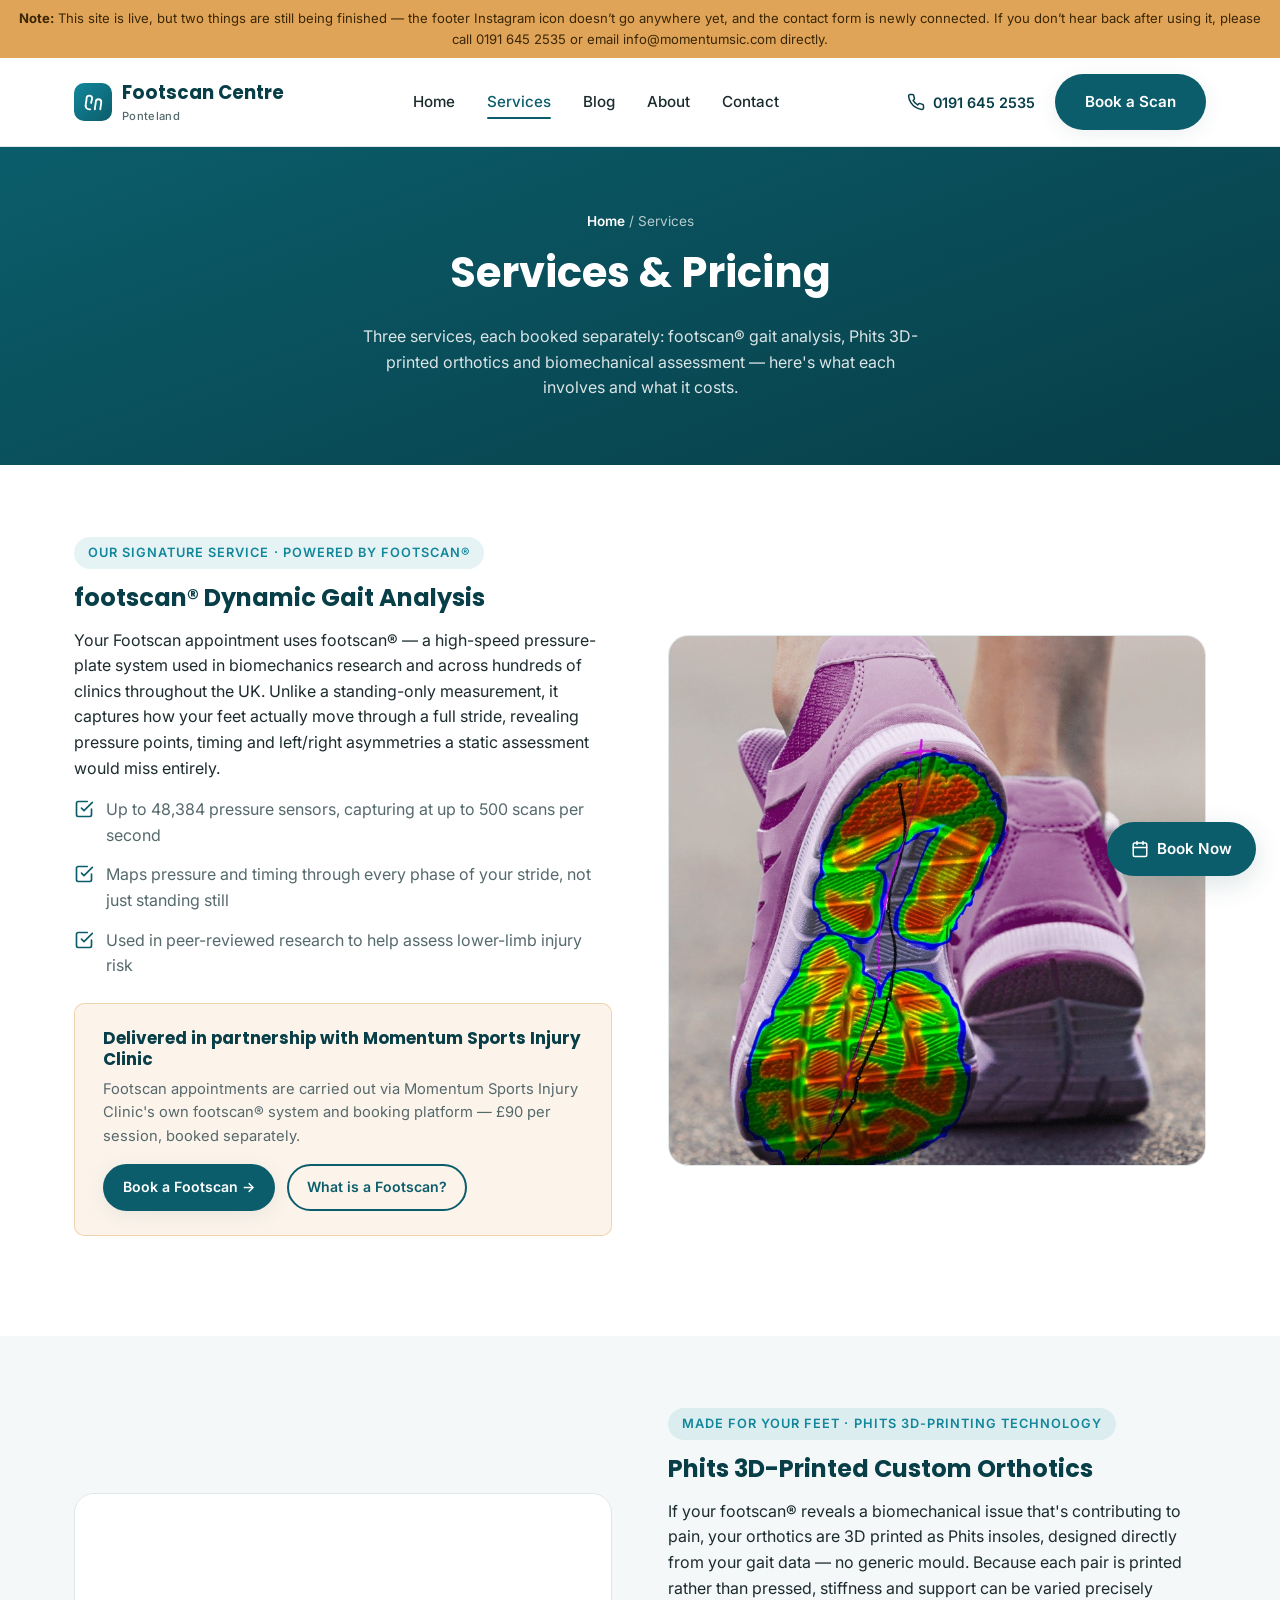
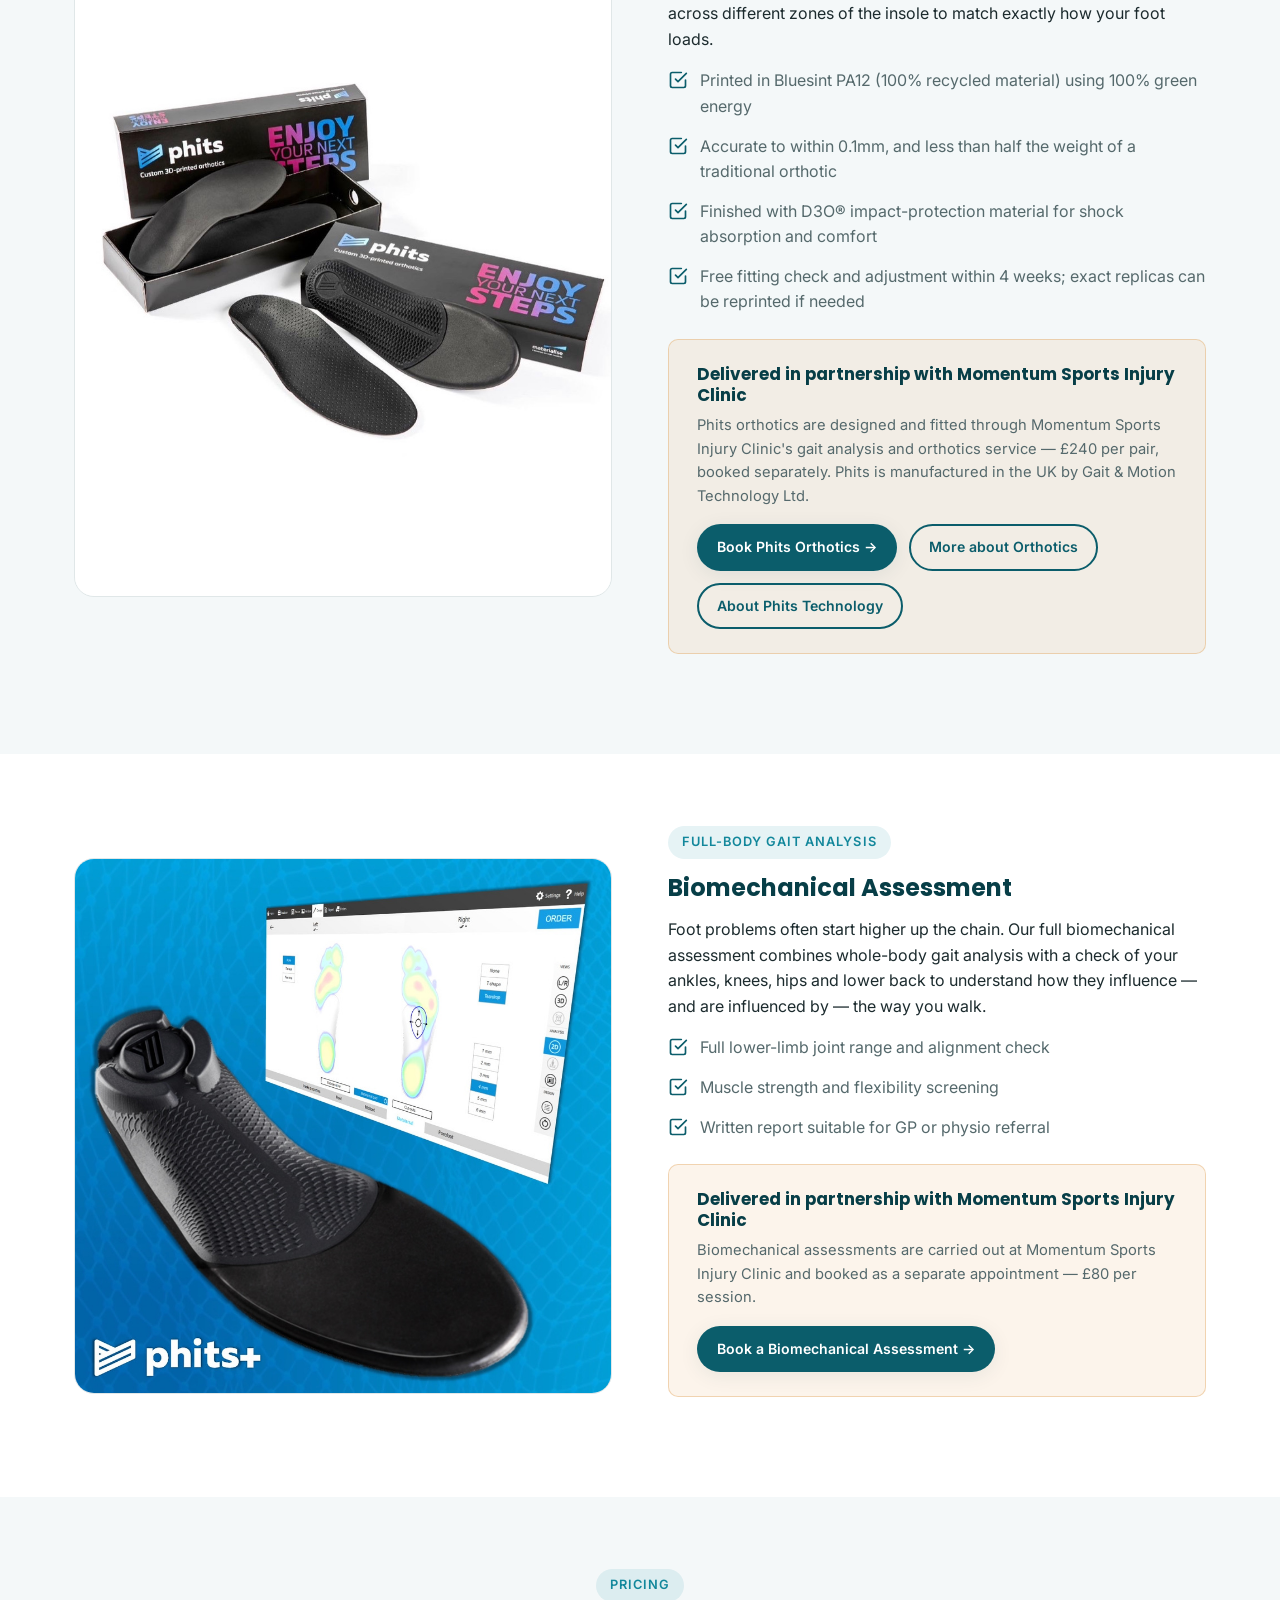
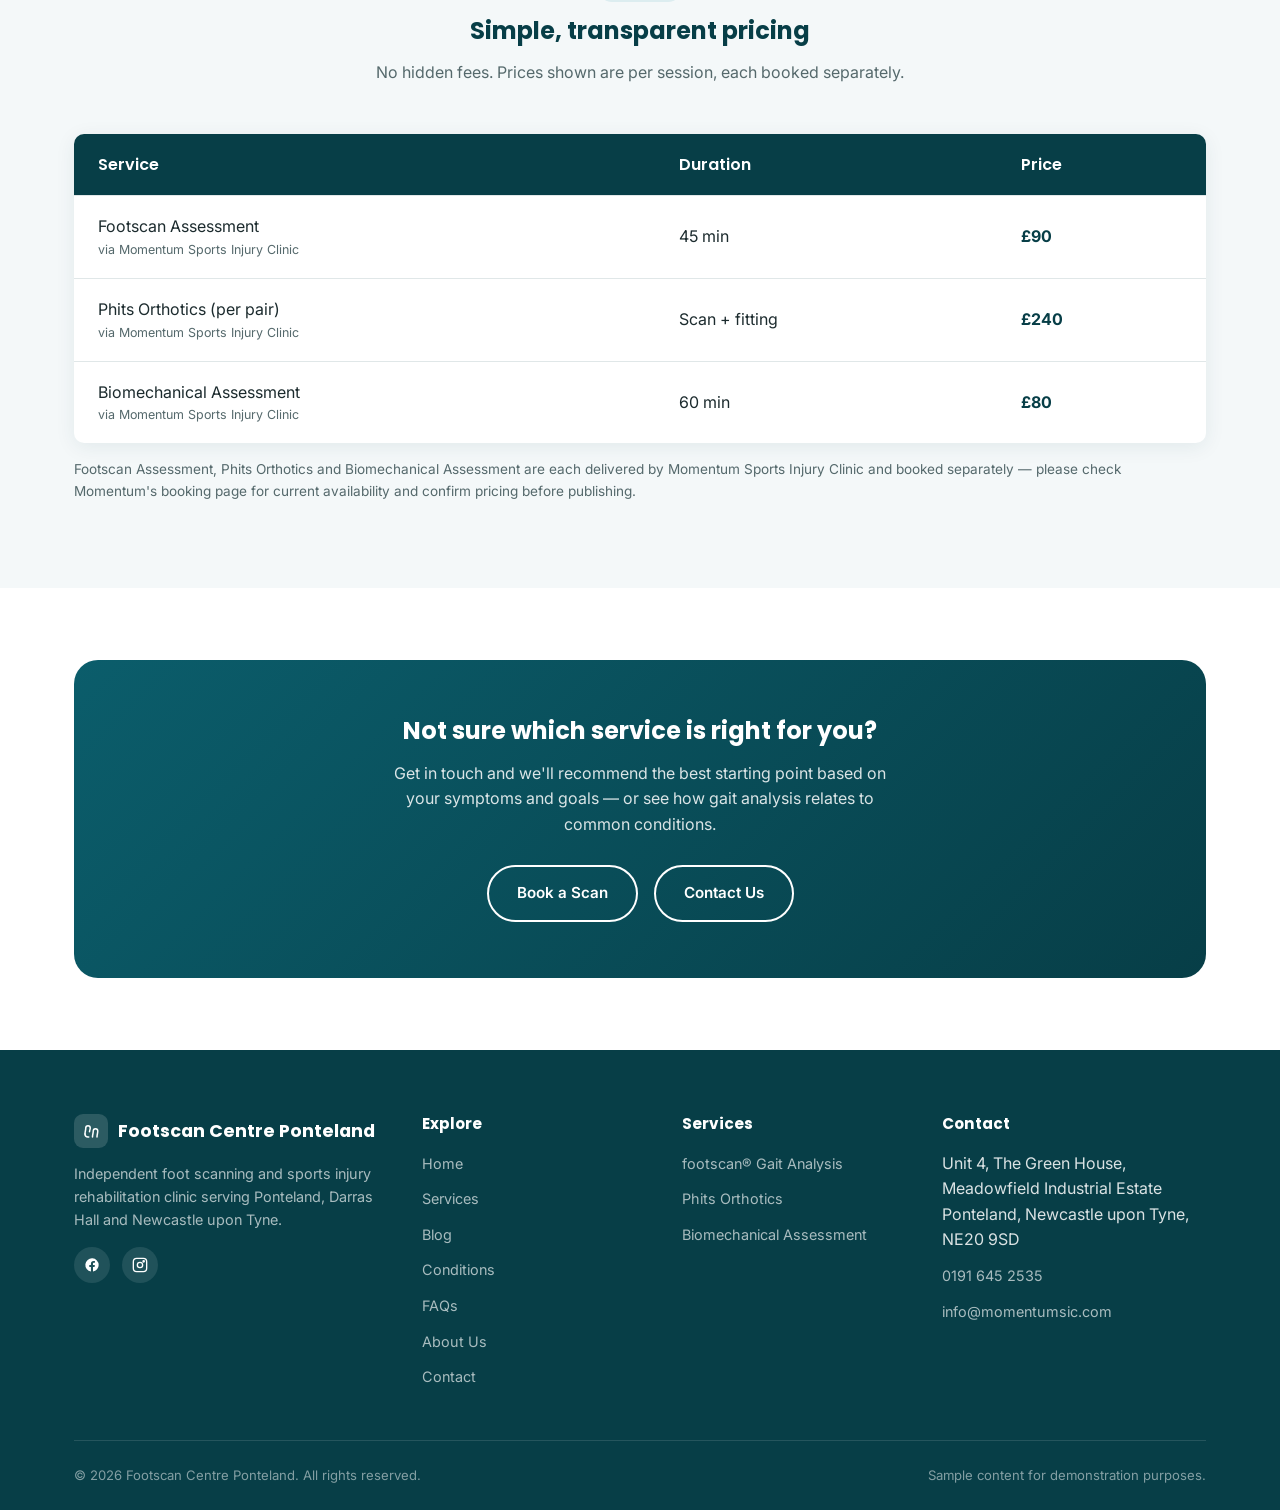
<file: services.html>
<!DOCTYPE html>
<html lang="en-GB">
<head>
<meta charset="UTF-8">
<meta name="viewport" content="width=device-width, initial-scale=1.0">
<title>Gait Analysis &amp; Orthotics | Footscan Centre Ponteland</title>
<meta name="description" content="footscan® gait analysis, Phits 3D-printed orthotics and biomechanical assessments at Footscan Centre Ponteland.">
<link rel="canonical" href="https://www.footscancentreponteland.co.uk/services.html">
<link rel="icon" type="image/svg+xml" href="favicon.svg">
<meta property="og:type" content="website">
<meta property="og:site_name" content="Footscan Centre Ponteland">
<meta property="og:title" content="Gait Analysis & Orthotics | Footscan Centre Ponteland">
<meta property="og:description" content="footscan® gait analysis, Phits 3D-printed orthotics and biomechanical assessments at Footscan Centre Ponteland.">
<meta property="og:url" content="https://www.footscancentreponteland.co.uk/services.html">
<meta property="og:image" content="https://www.footscancentreponteland.co.uk/images/footscan-shoe.jpg">
<meta property="og:locale" content="en_GB">
<meta name="twitter:card" content="summary_large_image">
<meta name="twitter:title" content="Gait Analysis & Orthotics | Footscan Centre Ponteland">
<meta name="twitter:description" content="footscan® gait analysis, Phits 3D-printed orthotics and biomechanical assessments at Footscan Centre Ponteland.">
<meta name="twitter:image" content="https://www.footscancentreponteland.co.uk/images/footscan-shoe.jpg">
<link rel="preconnect" href="https://fonts.googleapis.com">
<link rel="preconnect" href="https://fonts.gstatic.com" crossorigin>
<link href="https://fonts.googleapis.com/css2?family=Inter:wght@400;500;600;700&family=Poppins:wght@600;700&display=swap" rel="stylesheet">
<link rel="stylesheet" href="css/style.css">
<script type="application/ld+json">
{
  "@context": "https://schema.org",
  "@type": "MedicalBusiness",
  "name": "Footscan Centre Ponteland",
  "description": "footscan® gait analysis, Phits 3D-printed orthotics and biomechanical assessments, delivered via Momentum Sports Injury Clinic in Ponteland, Newcastle upon Tyne.",
  "url": "https://www.footscancentreponteland.co.uk/",
  "telephone": "+441916452535",
  "email": "info@momentumsic.com",
  "priceRange": "££",
  "address": {
    "@type": "PostalAddress",
    "streetAddress": "Unit 4, The Green House, Meadowfield Industrial Estate",
    "addressLocality": "Ponteland",
    "addressRegion": "Newcastle upon Tyne",
    "postalCode": "NE20 9SD",
    "addressCountry": "GB"
  },
  "areaServed": [
    "Ponteland",
    "Darras Hall",
    "Newcastle upon Tyne"
  ],
  "openingHoursSpecification": [
    {
      "@type": "OpeningHoursSpecification",
      "dayOfWeek": "Monday",
      "opens": "07:00",
      "closes": "20:00"
    },
    {
      "@type": "OpeningHoursSpecification",
      "dayOfWeek": "Tuesday",
      "opens": "08:00",
      "closes": "20:00"
    },
    {
      "@type": "OpeningHoursSpecification",
      "dayOfWeek": "Wednesday",
      "opens": "08:00",
      "closes": "16:00"
    },
    {
      "@type": "OpeningHoursSpecification",
      "dayOfWeek": "Thursday",
      "opens": "07:00",
      "closes": "20:00"
    },
    {
      "@type": "OpeningHoursSpecification",
      "dayOfWeek": "Friday",
      "opens": "08:00",
      "closes": "16:00"
    }
  ],
  "employee": [
    {
      "@type": "Person",
      "name": "Carl Bell",
      "jobTitle": "Physiotherapy Manager, HCPC & CSP Reg."
    },
    {
      "@type": "Person",
      "name": "Kate Disley",
      "jobTitle": "Sport Rehabilitator, BASRaT"
    }
  ]
}
</script>
</head>
<body>

<div class="demo-banner">
  <strong>Note:</strong> This site is live, but two things are still being finished — the footer Instagram icon doesn’t go anywhere yet, and the contact form is newly connected. If you don’t hear back after using it, please call <a href="tel:01916452535">0191 645 2535</a> or email <a href="mailto:info@momentumsic.com">info@momentumsic.com</a> directly.
</div>

<header class="site-header">
  <nav class="nav">
    <a href="index.html" class="nav-brand">
      <span class="logo-mark">
        <svg viewBox="0 0 24 24" fill="none" stroke="currentColor" stroke-width="2" stroke-linecap="round" stroke-linejoin="round"><path d="M4 16c0-3 1-5 1-8a3 3 0 0 1 6 0c0 2-1 3-1 5"/><path d="M14 20c0-3 1-5 1-8a3 3 0 0 1 6 0c0 3-1 5-1 8"/><path d="M4 16c0 2 1.5 4 4 4h1"/></svg>
      </span>
      <span>Footscan Centre<small>Ponteland</small></span>
    </a>
    <ul class="nav-links">
      <li><a href="index.html">Home</a></li>
      <li><a href="services.html">Services</a></li>
      <li><a href="blog.html">Blog</a></li>
      <li><a href="about.html">About</a></li>
      <li><a href="contact.html">Contact</a></li>
    </ul>
    <div class="nav-cta">
      <a href="tel:01916452535" class="nav-phone">
        <svg width="18" height="18" viewBox="0 0 24 24" fill="none" stroke="currentColor" stroke-width="2" stroke-linecap="round" stroke-linejoin="round"><path d="M22 16.92v3a2 2 0 0 1-2.18 2 19.79 19.79 0 0 1-8.63-3.07 19.5 19.5 0 0 1-6-6 19.79 19.79 0 0 1-3.07-8.67A2 2 0 0 1 4.11 2h3a2 2 0 0 1 2 1.72c.127.96.361 1.903.7 2.81a2 2 0 0 1-.45 2.11L8.09 9.91a16 16 0 0 0 6 6l1.27-1.27a2 2 0 0 1 2.11-.45c.907.339 1.85.573 2.81.7A2 2 0 0 1 22 16.92z"/></svg>
        0191 645 2535
      </a>
      <a href="book-appointment.html" class="btn btn-primary">Book a Scan</a>
      <button class="nav-toggle" aria-label="Toggle menu" aria-expanded="false">
        <span></span><span></span><span></span>
      </button>
    </div>
  </nav>
</header>

<main>

  <section class="page-hero">
    <div class="container">
      <div class="breadcrumb"><a href="index.html">Home</a> / Services</div>
      <h1>Services &amp; Pricing</h1>
      <p>Three services, each booked separately: footscan® gait analysis, Phits 3D-printed orthotics and biomechanical assessment — here's what each involves and what it costs.</p>
    </div>
  </section>

  <section id="scanning">
    <div class="container">
      <div class="split">
        <div>
          <span class="eyebrow">Our signature service · Powered by footscan®</span>
          <h2>footscan® Dynamic Gait Analysis</h2>
          <p>Your Footscan appointment uses footscan® — a high-speed pressure-plate system used in biomechanics research and across hundreds of clinics throughout the UK. Unlike a standing-only measurement, it captures how your feet actually move through a full stride, revealing pressure points, timing and left/right asymmetries a static assessment would miss entirely.</p>
          <ul class="check-list">
            <li><svg viewBox="0 0 24 24" fill="none" stroke="currentColor" stroke-width="2" stroke-linecap="round" stroke-linejoin="round"><path d="M9 11l3 3L22 4"/><path d="M21 12v7a2 2 0 0 1-2 2H5a2 2 0 0 1-2-2V5a2 2 0 0 1 2-2h11"/></svg><span>Up to 48,384 pressure sensors, capturing at up to 500 scans per second</span></li>
            <li><svg viewBox="0 0 24 24" fill="none" stroke="currentColor" stroke-width="2" stroke-linecap="round" stroke-linejoin="round"><path d="M9 11l3 3L22 4"/><path d="M21 12v7a2 2 0 0 1-2 2H5a2 2 0 0 1-2-2V5a2 2 0 0 1 2-2h11"/></svg><span>Maps pressure and timing through every phase of your stride, not just standing still</span></li>
            <li><svg viewBox="0 0 24 24" fill="none" stroke="currentColor" stroke-width="2" stroke-linecap="round" stroke-linejoin="round"><path d="M9 11l3 3L22 4"/><path d="M21 12v7a2 2 0 0 1-2 2H5a2 2 0 0 1-2-2V5a2 2 0 0 1 2-2h11"/></svg><span>Used in peer-reviewed research to help assess lower-limb injury risk</span></li>
          </ul>
          <div class="partner-callout" style="margin-top: 24px;">
            <h3>Delivered in partnership with Momentum Sports Injury Clinic</h3>
            <p>Footscan appointments are carried out via Momentum Sports Injury Clinic's own footscan® system and booking platform — £90 per session, booked separately.</p>
            <div class="btn-row">
              <a href="https://momentumsic.com/book-online/" target="_blank" rel="noopener" class="btn btn-primary btn-sm">Book a Footscan →</a>
              <a href="https://momentumsic.com/what-is-the-footscan-assessment/" target="_blank" rel="noopener" class="btn btn-outline-dark btn-sm">What is a Footscan?</a>
            </div>
          </div>
        </div>
        <div class="split-media split-media-photo">
          <img src="images/footscan-shoe.jpg" alt="footscan® pressure map overlaid on the sole of a running shoe" loading="lazy">
        </div>
      </div>
    </div>
  </section>

  <section class="section-alt" id="orthotics">
    <div class="container">
      <div class="split">
        <div class="split-media split-media-photo">
          <img src="images/phits-orthotics.jpg" alt="Phits 3D-printed orthotic insoles with their retail packaging" loading="lazy">
        </div>
        <div>
          <span class="eyebrow">Made for your feet · Phits 3D-printing technology</span>
          <h2>Phits 3D-Printed Custom Orthotics</h2>
          <p>If your footscan® reveals a biomechanical issue that's contributing to pain, your orthotics are 3D printed as Phits insoles, designed directly from your gait data — no generic mould. Because each pair is printed rather than pressed, stiffness and support can be varied precisely across different zones of the insole to match exactly how your foot loads.</p>
          <ul class="check-list">
            <li><svg viewBox="0 0 24 24" fill="none" stroke="currentColor" stroke-width="2" stroke-linecap="round" stroke-linejoin="round"><path d="M9 11l3 3L22 4"/><path d="M21 12v7a2 2 0 0 1-2 2H5a2 2 0 0 1-2-2V5a2 2 0 0 1 2-2h11"/></svg><span>Printed in Bluesint PA12 (100% recycled material) using 100% green energy</span></li>
            <li><svg viewBox="0 0 24 24" fill="none" stroke="currentColor" stroke-width="2" stroke-linecap="round" stroke-linejoin="round"><path d="M9 11l3 3L22 4"/><path d="M21 12v7a2 2 0 0 1-2 2H5a2 2 0 0 1-2-2V5a2 2 0 0 1 2-2h11"/></svg><span>Accurate to within 0.1mm, and less than half the weight of a traditional orthotic</span></li>
            <li><svg viewBox="0 0 24 24" fill="none" stroke="currentColor" stroke-width="2" stroke-linecap="round" stroke-linejoin="round"><path d="M9 11l3 3L22 4"/><path d="M21 12v7a2 2 0 0 1-2 2H5a2 2 0 0 1-2-2V5a2 2 0 0 1 2-2h11"/></svg><span>Finished with D3O® impact-protection material for shock absorption and comfort</span></li>
            <li><svg viewBox="0 0 24 24" fill="none" stroke="currentColor" stroke-width="2" stroke-linecap="round" stroke-linejoin="round"><path d="M9 11l3 3L22 4"/><path d="M21 12v7a2 2 0 0 1-2 2H5a2 2 0 0 1-2-2V5a2 2 0 0 1 2-2h11"/></svg><span>Free fitting check and adjustment within 4 weeks; exact replicas can be reprinted if needed</span></li>
          </ul>
          <div class="partner-callout" style="margin-top: 24px;">
            <h3>Delivered in partnership with Momentum Sports Injury Clinic</h3>
            <p>Phits orthotics are designed and fitted through Momentum Sports Injury Clinic's gait analysis and orthotics service — £240 per pair, booked separately. Phits is manufactured in the UK by Gait &amp; Motion Technology Ltd.</p>
            <div class="btn-row">
              <a href="https://momentumsic.com/book-online/" target="_blank" rel="noopener" class="btn btn-primary btn-sm">Book Phits Orthotics →</a>
              <a href="https://momentumsic.com/services/footscan-and-orthotics/" target="_blank" rel="noopener" class="btn btn-outline-dark btn-sm">More about Orthotics</a>
              <a href="https://www.gaitandmotion.co.uk/phits3dprint" target="_blank" rel="noopener" class="btn btn-outline-dark btn-sm">About Phits Technology</a>
            </div>
          </div>
        </div>
      </div>
    </div>
  </section>

  <section id="biomechanics">
    <div class="container">
      <div class="split">
        <div class="split-media split-media-photo">
          <img src="images/phits-device.jpg" alt="The Phits+ footscan pressure-analysis device and its assessment software" loading="lazy">
        </div>
        <div>
          <span class="eyebrow">Full-body gait analysis</span>
          <h2>Biomechanical Assessment</h2>
          <p>Foot problems often start higher up the chain. Our full biomechanical assessment combines whole-body gait analysis with a check of your ankles, knees, hips and lower back to understand how they influence — and are influenced by — the way you walk.</p>
          <ul class="check-list">
            <li><svg viewBox="0 0 24 24" fill="none" stroke="currentColor" stroke-width="2" stroke-linecap="round" stroke-linejoin="round"><path d="M9 11l3 3L22 4"/><path d="M21 12v7a2 2 0 0 1-2 2H5a2 2 0 0 1-2-2V5a2 2 0 0 1 2-2h11"/></svg><span>Full lower-limb joint range and alignment check</span></li>
            <li><svg viewBox="0 0 24 24" fill="none" stroke="currentColor" stroke-width="2" stroke-linecap="round" stroke-linejoin="round"><path d="M9 11l3 3L22 4"/><path d="M21 12v7a2 2 0 0 1-2 2H5a2 2 0 0 1-2-2V5a2 2 0 0 1 2-2h11"/></svg><span>Muscle strength and flexibility screening</span></li>
            <li><svg viewBox="0 0 24 24" fill="none" stroke="currentColor" stroke-width="2" stroke-linecap="round" stroke-linejoin="round"><path d="M9 11l3 3L22 4"/><path d="M21 12v7a2 2 0 0 1-2 2H5a2 2 0 0 1-2-2V5a2 2 0 0 1 2-2h11"/></svg><span>Written report suitable for GP or physio referral</span></li>
          </ul>
          <div class="partner-callout" style="margin-top: 24px;">
            <h3>Delivered in partnership with Momentum Sports Injury Clinic</h3>
            <p>Biomechanical assessments are carried out at Momentum Sports Injury Clinic and booked as a separate appointment — £80 per session.</p>
            <div class="btn-row">
              <a href="https://momentumsic.com/book-online/" target="_blank" rel="noopener" class="btn btn-primary btn-sm">Book a Biomechanical Assessment →</a>
            </div>
          </div>
        </div>
      </div>
    </div>
  </section>

  <!-- Pricing -->
  <section class="section-alt">
    <div class="container">
      <div class="section-header">
        <span class="eyebrow">Pricing</span>
        <h2>Simple, transparent pricing</h2>
        <p>No hidden fees. Prices shown are per session, each booked separately.</p>
      </div>
      <table class="pricing-table">
        <thead>
          <tr>
            <th>Service</th>
            <th>Duration</th>
            <th>Price</th>
          </tr>
        </thead>
        <tbody>
          <tr>
            <td>Footscan Assessment <span style="display:block;font-size:0.78rem;color:var(--color-text-muted);">via Momentum Sports Injury Clinic</span></td>
            <td>45 min</td>
            <td class="price">£90</td>
          </tr>
          <tr>
            <td>Phits Orthotics (per pair) <span style="display:block;font-size:0.78rem;color:var(--color-text-muted);">via Momentum Sports Injury Clinic</span></td>
            <td>Scan + fitting</td>
            <td class="price">£240</td>
          </tr>
          <tr>
            <td>Biomechanical Assessment <span style="display:block;font-size:0.78rem;color:var(--color-text-muted);">via Momentum Sports Injury Clinic</span></td>
            <td>60 min</td>
            <td class="price">£80</td>
          </tr>
        </tbody>
      </table>
      <p class="pricing-note">Footscan Assessment, Phits Orthotics and Biomechanical Assessment are each delivered by Momentum Sports Injury Clinic and booked separately — please check Momentum's booking page for current availability and confirm pricing before publishing.</p>
    </div>
  </section>

  <section>
    <div class="container">
      <div class="cta-band">
        <h2>Not sure which service is right for you?</h2>
        <p>Get in touch and we'll recommend the best starting point based on your symptoms and goals — or see how gait analysis relates to <a href="conditions.html">common conditions</a>.</p>
        <div class="cta-actions">
          <a href="book-appointment.html" class="btn btn-outline">Book a Scan</a>
          <a href="contact.html" class="btn btn-outline">Contact Us</a>
        </div>
      </div>
    </div>
  </section>

</main>

<footer class="site-footer">
  <div class="container">
    <div class="footer-grid">
      <div>
        <a href="index.html" class="footer-brand">
          <span class="logo-mark">
            <svg viewBox="0 0 24 24" fill="none" stroke="white" stroke-width="2" stroke-linecap="round" stroke-linejoin="round"><path d="M4 16c0-3 1-5 1-8a3 3 0 0 1 6 0c0 2-1 3-1 5"/><path d="M14 20c0-3 1-5 1-8a3 3 0 0 1 6 0c0 3-1 5-1 8"/><path d="M4 16c0 2 1.5 4 4 4h1"/></svg>
          </span>
          Footscan Centre Ponteland
        </a>
        <p>Independent foot scanning and sports injury rehabilitation clinic serving Ponteland, Darras Hall and Newcastle upon Tyne.</p>
        <div class="footer-social">
          <a href="https://www.facebook.com/share/1DdbLqZMXb/?mibextid=wwXIfr" target="_blank" rel="noopener" aria-label="Facebook"><svg viewBox="0 0 24 24" fill="white"><path d="M22 12a10 10 0 1 0-11.6 9.9v-7H7.9V12h2.5V9.8c0-2.5 1.5-3.9 3.8-3.9 1.1 0 2.2.2 2.2.2v2.4h-1.3c-1.2 0-1.6.8-1.6 1.6V12h2.8l-.4 2.9h-2.4v7A10 10 0 0 0 22 12z"/></svg></a>
          <a href="#" aria-label="Instagram"><svg viewBox="0 0 24 24" fill="none" stroke="white" stroke-width="2"><rect x="2" y="2" width="20" height="20" rx="5"/><circle cx="12" cy="12" r="4"/><circle cx="17.5" cy="6.5" r="1"/></svg></a>
        </div>
      </div>
      <div class="footer-col">
        <h4>Explore</h4>
        <ul>
          <li><a href="index.html">Home</a></li>
          <li><a href="services.html">Services</a></li>
          <li><a href="blog.html">Blog</a></li>
          <li><a href="conditions.html">Conditions</a></li>
          <li><a href="faq.html">FAQs</a></li>
          <li><a href="about.html">About Us</a></li>
          <li><a href="contact.html">Contact</a></li>
        </ul>
      </div>
      <div class="footer-col">
        <h4>Services</h4>
        <ul>
          <li><a href="services.html#scanning">footscan&reg; Gait Analysis</a></li>
          <li><a href="services.html#orthotics">Phits Orthotics</a></li>
          <li><a href="services.html#biomechanics">Biomechanical Assessment</a></li>
        </ul>
      </div>
      <div class="footer-col">
        <h4>Contact</h4>
        <ul>
          <li>Unit 4, The Green House, Meadowfield Industrial Estate<br>Ponteland, Newcastle upon Tyne, NE20 9SD</li>
          <li><a href="tel:01916452535">0191 645 2535</a></li>
          <li><a href="mailto:info@momentumsic.com">info@momentumsic.com</a></li>
        </ul>
      </div>
    </div>
    <div class="footer-bottom">
      <span>&copy; <span data-year></span> Footscan Centre Ponteland. All rights reserved.</span>
      <span>Sample content for demonstration purposes.</span>
    </div>
  </div>
</footer>

<a href="book-appointment.html" class="floating-book-btn" aria-label="Book Now">
  <svg viewBox="0 0 24 24" fill="none" stroke="currentColor" stroke-width="2" stroke-linecap="round" stroke-linejoin="round"><rect x="3" y="4" width="18" height="18" rx="2" ry="2"/><line x1="16" y1="2" x2="16" y2="6"/><line x1="8" y1="2" x2="8" y2="6"/><line x1="3" y1="10" x2="21" y2="10"/></svg>
  <span>Book Now</span>
</a>

<script src="js/script.js"></script>
</body>
</html>
</file>
<file: css/style.css>
/* ==========================================================================
   Footscan Centre Ponteland — stylesheet
   ========================================================================== */

:root {
  --color-primary: #0b5d6b;
  --color-primary-dark: #073e47;
  --color-primary-light: #12879b;
  --color-accent: #e0a458;
  --color-bg: #ffffff;
  --color-bg-alt: #f4f8f9;
  --color-text: #1c2b2e;
  --color-text-muted: #55696c;
  --color-border: #e0e7e8;
  --radius: 10px;
  --shadow: 0 4px 20px rgba(7, 62, 71, 0.08);
  --shadow-hover: 0 8px 28px rgba(7, 62, 71, 0.14);
  --max-width: 1180px;
  --font-heading: 'Poppins', 'Segoe UI', Arial, sans-serif;
  --font-body: 'Inter', 'Segoe UI', Arial, sans-serif;
}

* {
  box-sizing: border-box;
}

html {
  scroll-behavior: smooth;
}

body {
  margin: 0;
  font-family: var(--font-body);
  color: var(--color-text);
  background: var(--color-bg);
  line-height: 1.6;
  -webkit-font-smoothing: antialiased;
}

img {
  max-width: 100%;
  display: block;
}

a {
  color: inherit;
  text-decoration: none;
}

h1, h2, h3, h4 {
  font-family: var(--font-heading);
  line-height: 1.25;
  margin: 0 0 0.6em;
  color: var(--color-primary-dark);
}

p {
  margin: 0 0 1em;
}

.container {
  width: 100%;
  max-width: var(--max-width);
  margin: 0 auto;
  padding: 0 24px;
}

section {
  padding: 72px 0;
}

.section-alt {
  background: var(--color-bg-alt);
}

.section-header {
  text-align: center;
  max-width: 640px;
  margin: 0 auto 48px;
}

.eyebrow {
  display: inline-block;
  font-size: 0.8rem;
  font-weight: 600;
  letter-spacing: 0.08em;
  text-transform: uppercase;
  color: var(--color-primary-light);
  background: rgba(18, 135, 155, 0.1);
  padding: 6px 14px;
  border-radius: 999px;
  margin-bottom: 14px;
}

.section-header p {
  color: var(--color-text-muted);
}

/* ---- Buttons ---- */
.btn {
  display: inline-flex;
  align-items: center;
  justify-content: center;
  gap: 8px;
  padding: 14px 28px;
  border-radius: 999px;
  font-weight: 600;
  font-size: 0.95rem;
  border: 2px solid transparent;
  cursor: pointer;
  transition: transform 0.15s ease, box-shadow 0.15s ease, background 0.15s ease, color 0.15s ease;
  white-space: nowrap;
}

.btn-primary {
  background: var(--color-primary);
  color: #fff;
  box-shadow: var(--shadow);
}

.btn-primary:hover {
  background: var(--color-primary-dark);
  transform: translateY(-2px);
  box-shadow: var(--shadow-hover);
}

.btn-outline {
  background: transparent;
  border-color: #ffffff;
  color: #ffffff;
}

.btn-outline:hover {
  background: #ffffff;
  color: var(--color-primary-dark);
  transform: translateY(-2px);
}

.btn-outline-dark {
  background: transparent;
  border-color: var(--color-primary);
  color: var(--color-primary);
}

.btn-outline-dark:hover {
  background: var(--color-primary);
  color: #fff;
}

.btn-block {
  width: 100%;
}

/* ---- Header / Nav ---- */
.site-header {
  position: sticky;
  top: 0;
  z-index: 100;
  background: rgba(255, 255, 255, 0.95);
  backdrop-filter: blur(6px);
  border-bottom: 1px solid var(--color-border);
}

.nav {
  display: flex;
  align-items: center;
  justify-content: space-between;
  padding: 16px 24px;
  max-width: var(--max-width);
  margin: 0 auto;
}

.nav-brand {
  display: flex;
  align-items: center;
  gap: 10px;
  font-family: var(--font-heading);
  font-weight: 700;
  font-size: 1.15rem;
  color: var(--color-primary-dark);
}

.nav-brand .logo-mark {
  width: 38px;
  height: 38px;
  border-radius: 10px;
  background: linear-gradient(135deg, var(--color-primary-light), var(--color-primary));
  display: flex;
  align-items: center;
  justify-content: center;
  color: #fff;
  flex-shrink: 0;
}

.nav-brand .logo-mark svg {
  width: 22px;
  height: 22px;
}

.nav-brand small {
  display: block;
  font-family: var(--font-body);
  font-weight: 500;
  font-size: 0.7rem;
  color: var(--color-text-muted);
  letter-spacing: 0.03em;
}

.nav-links {
  display: flex;
  align-items: center;
  gap: 32px;
  list-style: none;
  margin: 0;
  padding: 0;
}

.nav-links a {
  font-weight: 500;
  font-size: 0.95rem;
  color: var(--color-text);
  position: relative;
  padding: 6px 0;
}

.nav-links a:hover,
.nav-links a.active {
  color: var(--color-primary);
}

.nav-links a.active::after {
  content: "";
  position: absolute;
  left: 0;
  right: 0;
  bottom: -2px;
  height: 2px;
  background: var(--color-primary);
  border-radius: 2px;
}

.nav-cta {
  display: flex;
  align-items: center;
  gap: 20px;
}

.nav-phone {
  display: flex;
  align-items: center;
  gap: 8px;
  font-weight: 600;
  font-size: 0.9rem;
  color: var(--color-primary-dark);
}

.nav-toggle {
  display: none;
  flex-direction: column;
  gap: 5px;
  background: none;
  border: none;
  cursor: pointer;
  padding: 8px;
}

.nav-toggle span {
  width: 24px;
  height: 2px;
  background: var(--color-primary-dark);
  border-radius: 2px;
  transition: transform 0.2s ease, opacity 0.2s ease;
}

/* ---- Hero ---- */
.hero {
  background: radial-gradient(circle at 15% 20%, rgba(18, 135, 155, 0.14), transparent 55%),
    linear-gradient(180deg, #f4f8f9 0%, #ffffff 100%);
  padding: 88px 0 72px;
}

.hero .container {
  display: grid;
  grid-template-columns: 1.05fr 0.95fr;
  align-items: center;
  gap: 56px;
}

.hero-copy .eyebrow {
  background: rgba(224, 164, 88, 0.16);
  color: #a5731e;
}

.hero h1 {
  font-size: clamp(2.1rem, 4vw, 3rem);
  margin-bottom: 0.5em;
}

.hero h1 span {
  color: var(--color-primary);
}

.hero-lead {
  font-size: 1.1rem;
  color: var(--color-text-muted);
  max-width: 46ch;
}

.hero-actions {
  display: flex;
  flex-wrap: wrap;
  gap: 16px;
  margin: 28px 0;
}

.hero-trust {
  display: flex;
  flex-wrap: wrap;
  gap: 24px;
  margin-top: 32px;
  padding-top: 24px;
  border-top: 1px solid var(--color-border);
}

.hero-trust .stat strong {
  display: block;
  font-family: var(--font-heading);
  font-size: 1.5rem;
  color: var(--color-primary-dark);
}

.hero-trust .stat span {
  font-size: 0.85rem;
  color: var(--color-text-muted);
}

.hero-visual {
  position: relative;
  display: flex;
  flex-direction: column;
  gap: 20px;
}

.hero-photo {
  border-radius: 24px;
  overflow: hidden;
  box-shadow: var(--shadow-hover);
  background: #fff;
  aspect-ratio: 4 / 5;
}

.hero-photo img {
  width: 100%;
  height: 100%;
  object-fit: cover;
  object-position: center 100%;
  display: block;
}

.hero-visual-card {
  background: linear-gradient(160deg, var(--color-primary), var(--color-primary-dark));
  color: #fff;
  border-radius: var(--radius);
  padding: 16px 18px;
  font-size: 0.9rem;
  display: flex;
  align-items: center;
  gap: 12px;
  box-shadow: var(--shadow);
  margin-top: -56px;
  margin-left: 20px;
  margin-right: 20px;
  position: relative;
  z-index: 1;
}

.hero-visual-card svg {
  width: 22px;
  height: 22px;
  flex-shrink: 0;
}

/* ---- Feature / Icon grid ---- */
.grid-3 {
  display: grid;
  grid-template-columns: repeat(3, 1fr);
  gap: 28px;
}

.grid-2 {
  display: grid;
  grid-template-columns: repeat(2, 1fr);
  gap: 28px;
}

.card {
  background: #fff;
  border: 1px solid var(--color-border);
  border-radius: var(--radius);
  padding: 32px 28px;
  box-shadow: var(--shadow);
  transition: transform 0.2s ease, box-shadow 0.2s ease;
}

.card:hover {
  transform: translateY(-4px);
  box-shadow: var(--shadow-hover);
}

.icon-badge {
  width: 52px;
  height: 52px;
  border-radius: 14px;
  background: rgba(18, 135, 155, 0.1);
  color: var(--color-primary);
  display: flex;
  align-items: center;
  justify-content: center;
  margin-bottom: 18px;
}

.icon-badge svg {
  width: 26px;
  height: 26px;
}

.card h3 {
  font-size: 1.15rem;
}

.card p {
  color: var(--color-text-muted);
  font-size: 0.95rem;
  margin-bottom: 0;
}

.card .card-link {
  display: inline-flex;
  align-items: center;
  gap: 6px;
  margin-top: 16px;
  font-weight: 600;
  font-size: 0.9rem;
  color: var(--color-primary);
}

/* ---- Process steps ---- */
.steps {
  display: grid;
  grid-template-columns: repeat(4, 1fr);
  gap: 24px;
  counter-reset: step;
}

.step {
  position: relative;
  padding-top: 8px;
}

.step .step-number {
  display: inline-flex;
  align-items: center;
  justify-content: center;
  width: 44px;
  height: 44px;
  border-radius: 50%;
  background: var(--color-primary);
  color: #fff;
  font-family: var(--font-heading);
  font-weight: 700;
  margin-bottom: 16px;
}

.step h3 {
  font-size: 1.05rem;
}

.step p {
  color: var(--color-text-muted);
  font-size: 0.92rem;
}

/* ---- Two column content ---- */
.split {
  display: grid;
  grid-template-columns: 1fr 1fr;
  gap: 56px;
  align-items: center;
}

.split-media {
  background: linear-gradient(160deg, var(--color-bg-alt), #e7eef0);
  border-radius: 20px;
  padding: 40px;
  min-height: 320px;
  display: flex;
  align-items: center;
  justify-content: center;
  border: 1px solid var(--color-border);
}

.split-media svg {
  width: 100%;
  max-width: 280px;
  height: auto;
}

.split-media-photo {
  padding: 0;
  overflow: hidden;
  background: #fff;
}

.split-media-photo img {
  width: 100%;
  height: 100%;
  min-height: 320px;
  object-fit: cover;
  display: block;
}

.split-media-duo {
  display: grid;
  grid-template-columns: 1fr 1fr;
}

.split-media-duo img {
  min-height: 320px;
}

.check-list {
  list-style: none;
  margin: 0;
  padding: 0;
}

.check-list li {
  display: flex;
  align-items: flex-start;
  gap: 12px;
  margin-bottom: 14px;
  color: var(--color-text-muted);
}

.check-list svg {
  width: 20px;
  height: 20px;
  color: var(--color-primary);
  flex-shrink: 0;
  margin-top: 2px;
}

/* ---- Pricing ---- */
.pricing-table {
  width: 100%;
  border-collapse: collapse;
  background: #fff;
  border-radius: var(--radius);
  overflow: hidden;
  box-shadow: var(--shadow);
}

.pricing-table th,
.pricing-table td {
  padding: 18px 24px;
  text-align: left;
  border-bottom: 1px solid var(--color-border);
}

.pricing-table thead th {
  background: var(--color-primary-dark);
  color: #fff;
  font-family: var(--font-heading);
  font-weight: 600;
}

.pricing-table tbody tr:last-child td {
  border-bottom: none;
}

.pricing-table tbody tr:hover {
  background: var(--color-bg-alt);
}

.price {
  font-weight: 700;
  color: var(--color-primary-dark);
  white-space: nowrap;
}

.pricing-note {
  font-size: 0.85rem;
  color: var(--color-text-muted);
  margin-top: 16px;
}

/* ---- Testimonials ---- */
.testimonial-card {
  background: #fff;
  border: 1px solid var(--color-border);
  border-radius: var(--radius);
  padding: 28px;
  box-shadow: var(--shadow);
}

.testimonial-stars {
  color: var(--color-accent);
  margin-bottom: 12px;
  letter-spacing: 2px;
}

.testimonial-card p {
  color: var(--color-text);
  font-style: italic;
}

.testimonial-author {
  display: flex;
  align-items: center;
  gap: 12px;
  margin-top: 16px;
}

.testimonial-avatar {
  width: 40px;
  height: 40px;
  border-radius: 50%;
  background: var(--color-primary-light);
  color: #fff;
  display: flex;
  align-items: center;
  justify-content: center;
  font-weight: 700;
  font-family: var(--font-heading);
  flex-shrink: 0;
}

.testimonial-author strong {
  display: block;
  font-size: 0.92rem;
}

.testimonial-author span {
  font-size: 0.8rem;
  color: var(--color-text-muted);
}

/* ---- CTA band ---- */
.cta-band {
  background: linear-gradient(135deg, var(--color-primary), var(--color-primary-dark));
  color: #fff;
  border-radius: 24px;
  padding: 56px;
  text-align: center;
}

.cta-band h2,
.cta-band p {
  color: #fff;
}

.cta-band p {
  color: rgba(255, 255, 255, 0.85);
  max-width: 50ch;
  margin: 0 auto 28px;
}

.cta-actions {
  display: flex;
  gap: 16px;
  justify-content: center;
  flex-wrap: wrap;
}

/* ---- FAQ ---- */
.faq-item {
  border-bottom: 1px solid var(--color-border);
}

.faq-question {
  width: 100%;
  background: none;
  border: none;
  text-align: left;
  padding: 22px 4px;
  display: flex;
  align-items: center;
  justify-content: space-between;
  gap: 16px;
  cursor: pointer;
  font-family: var(--font-heading);
  font-weight: 600;
  font-size: 1rem;
  color: var(--color-primary-dark);
}

.faq-question .faq-icon {
  flex-shrink: 0;
  width: 22px;
  height: 22px;
  border-radius: 50%;
  background: var(--color-bg-alt);
  display: flex;
  align-items: center;
  justify-content: center;
  transition: transform 0.2s ease;
  font-size: 1.1rem;
  color: var(--color-primary);
}

.faq-item.open .faq-icon {
  transform: rotate(45deg);
}

.faq-answer {
  max-height: 0;
  overflow: hidden;
  transition: max-height 0.25s ease;
  color: var(--color-text-muted);
  font-size: 0.95rem;
}

.faq-answer p {
  padding: 0 4px 20px;
}

/* ---- Partner booking callout ---- */
.partner-callout {
  background: rgba(224, 164, 88, 0.12);
  border: 1px solid rgba(224, 164, 88, 0.4);
  border-radius: var(--radius);
  padding: 24px 28px;
  margin-bottom: 28px;
}

.partner-callout h3 {
  font-size: 1.05rem;
  margin-bottom: 8px;
}

.partner-callout p {
  color: var(--color-text-muted);
  font-size: 0.92rem;
  margin-bottom: 16px;
}

.partner-callout .btn-row {
  display: flex;
  flex-wrap: wrap;
  gap: 12px;
}

.partner-callout .btn-sm {
  padding: 10px 18px;
  font-size: 0.88rem;
}

/* ---- Booking widget embed ---- */
.booking-embed {
  border-radius: var(--radius);
  overflow: hidden;
  border: 1px solid var(--color-border);
  box-shadow: var(--shadow);
  background: #fff;
}

.booking-embed iframe {
  /* width/height/border are set inline by Rehab Guru's embed code
     (and height is kept in sync at runtime via postMessage) — only
     override what their inline style doesn't cover. */
  display: block;
}

/* ---- Contact / Booking ---- */
.contact-layout {
  display: grid;
  grid-template-columns: 1fr 1.1fr;
  gap: 48px;
  align-items: flex-start;
}

.contact-info-list {
  list-style: none;
  margin: 32px 0 0;
  padding: 0;
}

.contact-info-list li {
  display: flex;
  gap: 16px;
  margin-bottom: 24px;
}

.contact-info-list .icon-badge {
  margin-bottom: 0;
  flex-shrink: 0;
}

.contact-info-list strong {
  display: block;
  margin-bottom: 2px;
}

.contact-info-list span,
.contact-info-list a {
  color: var(--color-text-muted);
  font-size: 0.95rem;
}

.map-embed {
  border-radius: var(--radius);
  overflow: hidden;
  border: 1px solid var(--color-border);
  margin-top: 28px;
}

.map-embed iframe {
  width: 100%;
  height: 260px;
  border: 0;
  display: block;
}

.form-card {
  background: #fff;
  border: 1px solid var(--color-border);
  border-radius: var(--radius);
  padding: 36px;
  box-shadow: var(--shadow);
}

.form-row {
  display: grid;
  grid-template-columns: 1fr 1fr;
  gap: 18px;
}

.form-group {
  margin-bottom: 20px;
}

.form-group label {
  display: block;
  font-weight: 600;
  font-size: 0.9rem;
  margin-bottom: 6px;
  color: var(--color-text);
}

.form-group input,
.form-group select,
.form-group textarea {
  width: 100%;
  padding: 12px 14px;
  border: 1px solid var(--color-border);
  border-radius: 8px;
  font-family: var(--font-body);
  font-size: 0.95rem;
  color: var(--color-text);
  background: var(--color-bg-alt);
  transition: border-color 0.15s ease, background 0.15s ease;
}

.form-group input:focus,
.form-group select:focus,
.form-group textarea:focus {
  outline: none;
  border-color: var(--color-primary);
  background: #fff;
}

.form-group textarea {
  resize: vertical;
  min-height: 120px;
}

.form-error {
  color: #c0392b;
  font-size: 0.82rem;
  margin-top: 6px;
  display: none;
}

.form-group.invalid input,
.form-group.invalid select,
.form-group.invalid textarea {
  border-color: #c0392b;
}

.form-group.invalid .form-error {
  display: block;
}

.form-note {
  font-size: 0.82rem;
  color: var(--color-text-muted);
  margin-top: 14px;
}

.form-success {
  display: none;
  background: rgba(18, 135, 155, 0.1);
  border: 1px solid var(--color-primary-light);
  color: var(--color-primary-dark);
  padding: 16px 18px;
  border-radius: 8px;
  margin-bottom: 20px;
  font-size: 0.92rem;
}

.form-success.visible {
  display: block;
}

.form-error-general {
  display: none;
  background: rgba(192, 57, 43, 0.08);
  border: 1px solid #c0392b;
  color: #c0392b;
  padding: 16px 18px;
  border-radius: 8px;
  margin-bottom: 20px;
  font-size: 0.92rem;
}

.form-error-general.visible {
  display: block;
}

.form-error-general a {
  color: inherit;
  text-decoration: underline;
}

/* ---- Blog ---- */
.blog-card {
  background: #fff;
  border: 1px solid var(--color-border);
  border-radius: var(--radius);
  overflow: hidden;
  box-shadow: var(--shadow);
  display: flex;
  flex-direction: column;
  transition: transform 0.2s ease, box-shadow 0.2s ease;
}

.blog-card:hover {
  transform: translateY(-4px);
  box-shadow: var(--shadow-hover);
}

.blog-card-photo {
  height: 200px;
  overflow: hidden;
  background: var(--color-bg-alt);
}

.blog-card-photo img {
  width: 100%;
  height: 100%;
  object-fit: cover;
  display: block;
}

.blog-card.coming-soon .blog-card-photo img {
  filter: grayscale(60%);
  opacity: 0.75;
}

.blog-card-body {
  padding: 24px;
  display: flex;
  flex-direction: column;
  flex: 1;
}

.blog-meta {
  display: flex;
  align-items: center;
  gap: 10px;
  margin-bottom: 10px;
  font-size: 0.78rem;
  color: var(--color-text-muted);
}

.blog-category {
  background: rgba(18, 135, 155, 0.1);
  color: var(--color-primary);
  padding: 3px 10px;
  border-radius: 999px;
  font-weight: 700;
  font-size: 0.7rem;
  text-transform: uppercase;
  letter-spacing: 0.03em;
}

.blog-category.soon {
  background: var(--color-bg-alt);
  color: var(--color-text-muted);
}

.blog-card-body h3 {
  font-size: 1.1rem;
  margin-bottom: 8px;
}

.blog-card-body p {
  color: var(--color-text-muted);
  font-size: 0.92rem;
  flex: 1;
}

/* ---- Blog article ---- */
.article-hero {
  background: linear-gradient(160deg, var(--color-primary), var(--color-primary-dark));
  color: #fff;
  padding: 64px 0 48px;
}

.article-hero .breadcrumb,
.article-hero .blog-meta {
  color: rgba(255, 255, 255, 0.75);
}

.article-hero .blog-category {
  background: rgba(255, 255, 255, 0.15);
  color: #fff;
}

.article-hero h1 {
  color: #fff;
  font-size: clamp(1.7rem, 3.4vw, 2.4rem);
  max-width: 32ch;
}

.article-photo {
  margin: -48px auto 0;
  max-width: 860px;
  border-radius: var(--radius);
  overflow: hidden;
  box-shadow: var(--shadow-hover);
  position: relative;
  z-index: 1;
}

.article-photo img {
  width: 100%;
  display: block;
  max-height: 420px;
  object-fit: cover;
}

.article-body {
  max-width: 700px;
  margin: 0 auto;
}

.article-body p {
  color: var(--color-text);
  font-size: 1.02rem;
  line-height: 1.75;
}

.article-body h2 {
  font-size: 1.4rem;
  margin-top: 1.6em;
}

.article-body ul {
  color: var(--color-text);
  padding-left: 1.2em;
  margin-bottom: 1.4em;
}

.article-body li {
  margin-bottom: 0.5em;
  line-height: 1.6;
}

.article-author {
  display: flex;
  align-items: center;
  gap: 14px;
  margin-top: 40px;
  padding-top: 28px;
  border-top: 1px solid var(--color-border);
}

.article-author .team-photo-mini {
  width: 52px;
  height: 52px;
  border-radius: 50%;
  overflow: hidden;
  flex-shrink: 0;
}

.article-author .team-photo-mini img {
  width: 100%;
  height: 100%;
  object-fit: cover;
  display: block;
}

.article-author strong {
  display: block;
  font-size: 0.95rem;
}

.article-author span {
  font-size: 0.85rem;
  color: var(--color-text-muted);
}

/* ---- Team ---- */
.team-card {
  background: #fff;
  border: 1px solid var(--color-border);
  border-radius: var(--radius);
  overflow: hidden;
  box-shadow: var(--shadow);
  text-align: center;
}

.team-photo {
  height: 220px;
  background: linear-gradient(160deg, var(--color-primary-light), var(--color-primary-dark));
  display: flex;
  align-items: center;
  justify-content: center;
  color: rgba(255, 255, 255, 0.9);
}

.team-photo svg {
  width: 72px;
  height: 72px;
}

.team-photo-img {
  padding: 0;
}

.team-photo-img img {
  width: 100%;
  height: 100%;
  object-fit: cover;
  object-position: center top;
}

.team-card-body {
  padding: 24px;
}

.team-card-body h3 {
  margin-bottom: 2px;
  font-size: 1.1rem;
}

.team-role {
  color: var(--color-primary);
  font-weight: 600;
  font-size: 0.85rem;
  text-transform: uppercase;
  letter-spacing: 0.04em;
  margin-bottom: 12px;
  display: block;
}

.team-card-body p {
  color: var(--color-text-muted);
  font-size: 0.9rem;
}

/* ---- Page hero (inner pages) ---- */
.page-hero {
  background: linear-gradient(160deg, var(--color-primary), var(--color-primary-dark));
  color: #fff;
  padding: 64px 0;
  text-align: center;
}

.page-hero h1 {
  color: #fff;
  font-size: clamp(1.8rem, 3.6vw, 2.6rem);
}

.page-hero p {
  color: rgba(255, 255, 255, 0.85);
  max-width: 56ch;
  margin: 0 auto;
}

.breadcrumb {
  font-size: 0.85rem;
  color: rgba(255, 255, 255, 0.7);
  margin-bottom: 14px;
}

.breadcrumb a {
  color: #fff;
  font-weight: 600;
}

/* ---- Opening hours table ---- */
.hours-table {
  width: 100%;
  border-collapse: collapse;
}

.hours-table td {
  padding: 10px 0;
  border-bottom: 1px solid var(--color-border);
  font-size: 0.95rem;
}

.hours-table td:last-child {
  text-align: right;
  color: var(--color-text-muted);
}

.hours-table tr:last-child td {
  border-bottom: none;
}

/* ---- Footer ---- */
.site-footer {
  background: var(--color-primary-dark);
  color: rgba(255, 255, 255, 0.85);
  padding: 64px 0 24px;
}

.footer-grid {
  display: grid;
  grid-template-columns: 1.4fr 1fr 1fr 1.2fr;
  gap: 40px;
  padding-bottom: 40px;
  border-bottom: 1px solid rgba(255, 255, 255, 0.12);
}

.footer-brand {
  display: flex;
  align-items: center;
  gap: 10px;
  font-family: var(--font-heading);
  font-weight: 700;
  font-size: 1.1rem;
  color: #fff;
  margin-bottom: 14px;
}

.footer-brand .logo-mark {
  width: 34px;
  height: 34px;
  border-radius: 9px;
  background: rgba(255, 255, 255, 0.15);
  display: flex;
  align-items: center;
  justify-content: center;
}

.footer-brand .logo-mark svg {
  width: 18px;
  height: 18px;
}

.site-footer p {
  color: rgba(255, 255, 255, 0.65);
  font-size: 0.9rem;
}

.footer-col h4 {
  color: #fff;
  font-size: 0.95rem;
  margin-bottom: 18px;
}

.footer-col ul {
  list-style: none;
  margin: 0;
  padding: 0;
}

.footer-col li {
  margin-bottom: 10px;
}

.footer-col a {
  color: rgba(255, 255, 255, 0.65);
  font-size: 0.9rem;
  transition: color 0.15s ease;
}

.footer-col a:hover {
  color: #fff;
}

.footer-social {
  display: flex;
  gap: 12px;
  margin-top: 16px;
}

.footer-social a {
  width: 36px;
  height: 36px;
  border-radius: 50%;
  background: rgba(255, 255, 255, 0.1);
  display: flex;
  align-items: center;
  justify-content: center;
}

.footer-social a:hover {
  background: rgba(255, 255, 255, 0.2);
}

.footer-social svg {
  width: 16px;
  height: 16px;
}

.footer-bottom {
  display: flex;
  align-items: center;
  justify-content: space-between;
  flex-wrap: wrap;
  gap: 12px;
  padding-top: 24px;
  font-size: 0.82rem;
  color: rgba(255, 255, 255, 0.5);
}

.footer-bottom a {
  color: rgba(255, 255, 255, 0.5);
}

.footer-bottom a:hover {
  color: #fff;
}

/* ---- Notice banner (placeholder data) ---- */
.demo-banner {
  background: var(--color-accent);
  color: #3a2705;
  text-align: center;
  font-size: 0.82rem;
  padding: 8px 16px;
}

.demo-banner strong {
  font-weight: 700;
}

/* ---- Floating book-now button ---- */
.floating-book-btn {
  position: fixed;
  right: 24px;
  bottom: 24px;
  z-index: 90;
  display: inline-flex;
  align-items: center;
  gap: 8px;
  padding: 15px 24px;
  background: var(--color-primary);
  color: #fff;
  border-radius: 999px;
  font-weight: 600;
  font-size: 0.95rem;
  box-shadow: var(--shadow-hover);
  transition: transform 0.15s ease, background 0.15s ease;
}

.floating-book-btn:hover {
  background: var(--color-primary-dark);
  transform: translateY(-2px);
}

.floating-book-btn svg {
  width: 18px;
  height: 18px;
  flex-shrink: 0;
}

/* ---- Utility ---- */
.text-center {
  text-align: center;
}

.mt-0 { margin-top: 0; }
.mb-0 { margin-bottom: 0; }

/* ==========================================================================
   Responsive
   ========================================================================== */

@media (max-width: 960px) {
  .hero .container,
  .split,
  .contact-layout {
    grid-template-columns: 1fr;
  }

  .hero-visual {
    order: -1;
  }

  .grid-3 {
    grid-template-columns: repeat(2, 1fr);
  }

  .steps {
    grid-template-columns: repeat(2, 1fr);
  }

  .footer-grid {
    grid-template-columns: 1fr 1fr;
  }
}

@media (max-width: 720px) {
  .nav-links,
  .nav-phone {
    display: none;
  }

  .nav-toggle {
    display: flex;
  }

  .site-header.nav-open .nav-links {
    display: flex;
    flex-direction: column;
    align-items: flex-start;
    gap: 4px;
    position: absolute;
    top: 100%;
    left: 0;
    right: 0;
    background: #fff;
    padding: 16px 24px 24px;
    border-bottom: 1px solid var(--color-border);
    box-shadow: var(--shadow);
  }

  .site-header.nav-open .nav-links a {
    width: 100%;
    padding: 12px 0;
  }

  .grid-3,
  .grid-2,
  .steps {
    grid-template-columns: 1fr;
  }

  .form-row {
    grid-template-columns: 1fr;
  }

  .footer-grid {
    grid-template-columns: 1fr;
  }

  section {
    padding: 52px 0;
  }

  .cta-band {
    padding: 40px 24px;
  }

  .floating-book-btn {
    right: 16px;
    bottom: 16px;
    padding: 12px 18px;
    font-size: 0.85rem;
  }

  .floating-book-btn span {
    display: none;
  }
}
</file>
